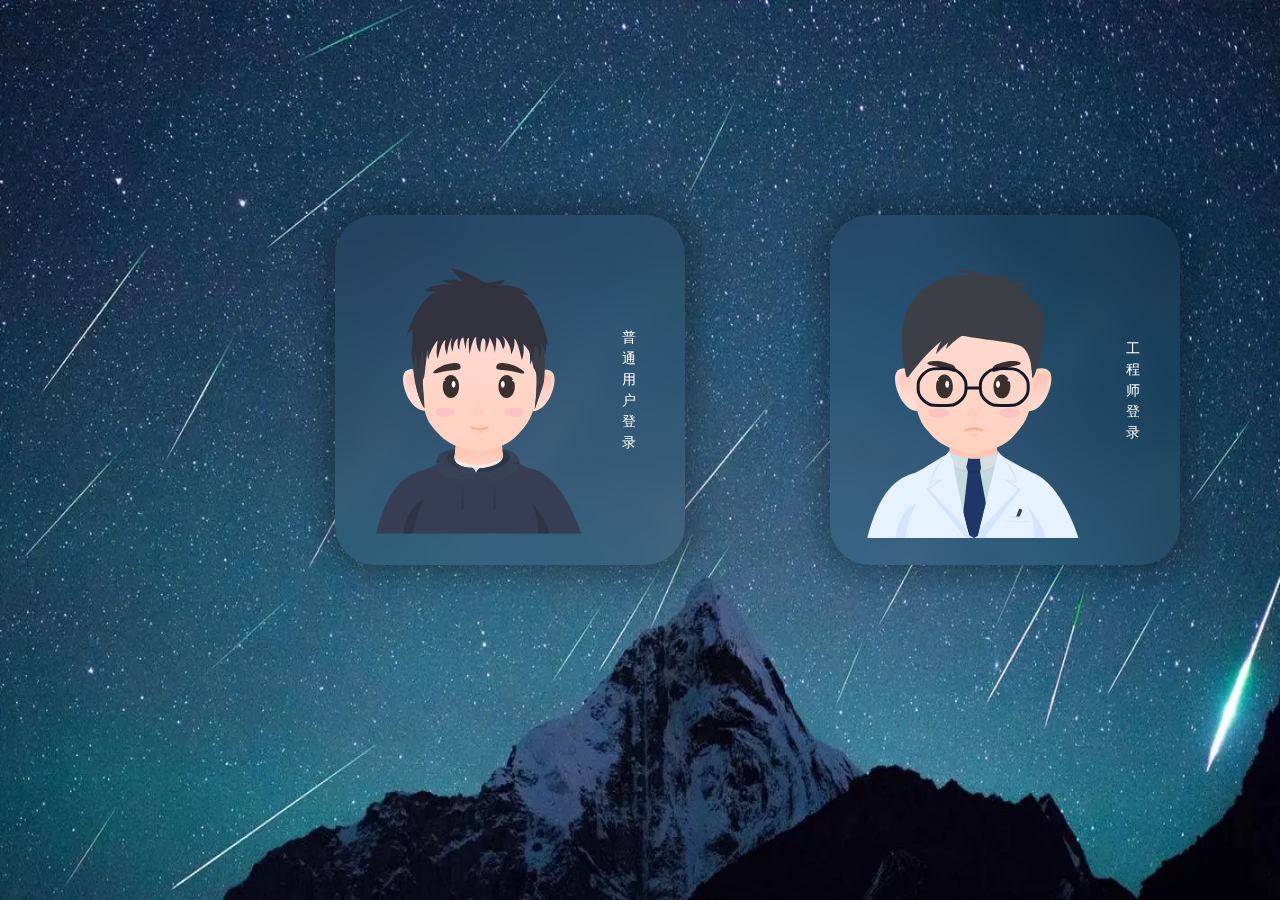
<file: src/main/webapp/index.html>
<!doctype html><html lang=""><head><meta charset="utf-8"><meta http-equiv="X-UA-Compatible" content="IE=edge"><meta name="viewport" content="width=device-width,initial-scale=1"><link rel="icon" href="favicon.ico"><title>vue_opus</title><script defer="defer" src="js/chunk-vendors.ccb16b77.js"></script><script defer="defer" src="js/app.ef3d6293.js"></script><link href="css/chunk-vendors.0ae4107b.css" rel="stylesheet"><link href="css/app.60e8b0f4.css" rel="stylesheet"></head><body><noscript><strong>We're sorry but vue_opus doesn't work properly without JavaScript enabled. Please enable it to continue.</strong></noscript><div id="app"></div></body></html>
</file>
<file: src/main/webapp/css/chunk-vendors.0ae4107b.css>
@font-face{font-family:element-icons;src:url(../fonts/element-icons.ff18efd1.woff) format("woff"),url(../fonts/element-icons.f1a45d74.ttf) format("truetype");font-weight:400;font-display:"auto";font-style:normal}[class*=" el-icon-"],[class^=el-icon-]{font-family:element-icons!important;speak:none;font-style:normal;font-weight:400;font-variant:normal;text-transform:none;line-height:1;vertical-align:baseline;display:inline-block;-webkit-font-smoothing:antialiased;-moz-osx-font-smoothing:grayscale}.el-icon-ice-cream-round:before{content:"\e6a0"}.el-icon-ice-cream-square:before{content:"\e6a3"}.el-icon-lollipop:before{content:"\e6a4"}.el-icon-potato-strips:before{content:"\e6a5"}.el-icon-milk-tea:before{content:"\e6a6"}.el-icon-ice-drink:before{content:"\e6a7"}.el-icon-ice-tea:before{content:"\e6a9"}.el-icon-coffee:before{content:"\e6aa"}.el-icon-orange:before{content:"\e6ab"}.el-icon-pear:before{content:"\e6ac"}.el-icon-apple:before{content:"\e6ad"}.el-icon-cherry:before{content:"\e6ae"}.el-icon-watermelon:before{content:"\e6af"}.el-icon-grape:before{content:"\e6b0"}.el-icon-refrigerator:before{content:"\e6b1"}.el-icon-goblet-square-full:before{content:"\e6b2"}.el-icon-goblet-square:before{content:"\e6b3"}.el-icon-goblet-full:before{content:"\e6b4"}.el-icon-goblet:before{content:"\e6b5"}.el-icon-cold-drink:before{content:"\e6b6"}.el-icon-coffee-cup:before{content:"\e6b8"}.el-icon-water-cup:before{content:"\e6b9"}.el-icon-hot-water:before{content:"\e6ba"}.el-icon-ice-cream:before{content:"\e6bb"}.el-icon-dessert:before{content:"\e6bc"}.el-icon-sugar:before{content:"\e6bd"}.el-icon-tableware:before{content:"\e6be"}.el-icon-burger:before{content:"\e6bf"}.el-icon-knife-fork:before{content:"\e6c1"}.el-icon-fork-spoon:before{content:"\e6c2"}.el-icon-chicken:before{content:"\e6c3"}.el-icon-food:before{content:"\e6c4"}.el-icon-dish-1:before{content:"\e6c5"}.el-icon-dish:before{content:"\e6c6"}.el-icon-moon-night:before{content:"\e6ee"}.el-icon-moon:before{content:"\e6f0"}.el-icon-cloudy-and-sunny:before{content:"\e6f1"}.el-icon-partly-cloudy:before{content:"\e6f2"}.el-icon-cloudy:before{content:"\e6f3"}.el-icon-sunny:before{content:"\e6f6"}.el-icon-sunset:before{content:"\e6f7"}.el-icon-sunrise-1:before{content:"\e6f8"}.el-icon-sunrise:before{content:"\e6f9"}.el-icon-heavy-rain:before{content:"\e6fa"}.el-icon-lightning:before{content:"\e6fb"}.el-icon-light-rain:before{content:"\e6fc"}.el-icon-wind-power:before{content:"\e6fd"}.el-icon-baseball:before{content:"\e712"}.el-icon-soccer:before{content:"\e713"}.el-icon-football:before{content:"\e715"}.el-icon-basketball:before{content:"\e716"}.el-icon-ship:before{content:"\e73f"}.el-icon-truck:before{content:"\e740"}.el-icon-bicycle:before{content:"\e741"}.el-icon-mobile-phone:before{content:"\e6d3"}.el-icon-service:before{content:"\e6d4"}.el-icon-key:before{content:"\e6e2"}.el-icon-unlock:before{content:"\e6e4"}.el-icon-lock:before{content:"\e6e5"}.el-icon-watch:before{content:"\e6fe"}.el-icon-watch-1:before{content:"\e6ff"}.el-icon-timer:before{content:"\e702"}.el-icon-alarm-clock:before{content:"\e703"}.el-icon-map-location:before{content:"\e704"}.el-icon-delete-location:before{content:"\e705"}.el-icon-add-location:before{content:"\e706"}.el-icon-location-information:before{content:"\e707"}.el-icon-location-outline:before{content:"\e708"}.el-icon-location:before{content:"\e79e"}.el-icon-place:before{content:"\e709"}.el-icon-discover:before{content:"\e70a"}.el-icon-first-aid-kit:before{content:"\e70b"}.el-icon-trophy-1:before{content:"\e70c"}.el-icon-trophy:before{content:"\e70d"}.el-icon-medal:before{content:"\e70e"}.el-icon-medal-1:before{content:"\e70f"}.el-icon-stopwatch:before{content:"\e710"}.el-icon-mic:before{content:"\e711"}.el-icon-copy-document:before{content:"\e718"}.el-icon-full-screen:before{content:"\e719"}.el-icon-switch-button:before{content:"\e71b"}.el-icon-aim:before{content:"\e71c"}.el-icon-crop:before{content:"\e71d"}.el-icon-odometer:before{content:"\e71e"}.el-icon-time:before{content:"\e71f"}.el-icon-bangzhu:before{content:"\e724"}.el-icon-close-notification:before{content:"\e726"}.el-icon-microphone:before{content:"\e727"}.el-icon-turn-off-microphone:before{content:"\e728"}.el-icon-position:before{content:"\e729"}.el-icon-postcard:before{content:"\e72a"}.el-icon-message:before{content:"\e72b"}.el-icon-chat-line-square:before{content:"\e72d"}.el-icon-chat-dot-square:before{content:"\e72e"}.el-icon-chat-dot-round:before{content:"\e72f"}.el-icon-chat-square:before{content:"\e730"}.el-icon-chat-line-round:before{content:"\e731"}.el-icon-chat-round:before{content:"\e732"}.el-icon-set-up:before{content:"\e733"}.el-icon-turn-off:before{content:"\e734"}.el-icon-open:before{content:"\e735"}.el-icon-connection:before{content:"\e736"}.el-icon-link:before{content:"\e737"}.el-icon-cpu:before{content:"\e738"}.el-icon-thumb:before{content:"\e739"}.el-icon-female:before{content:"\e73a"}.el-icon-male:before{content:"\e73b"}.el-icon-guide:before{content:"\e73c"}.el-icon-news:before{content:"\e73e"}.el-icon-price-tag:before{content:"\e744"}.el-icon-discount:before{content:"\e745"}.el-icon-wallet:before{content:"\e747"}.el-icon-coin:before{content:"\e748"}.el-icon-money:before{content:"\e749"}.el-icon-bank-card:before{content:"\e74a"}.el-icon-box:before{content:"\e74b"}.el-icon-present:before{content:"\e74c"}.el-icon-sell:before{content:"\e6d5"}.el-icon-sold-out:before{content:"\e6d6"}.el-icon-shopping-bag-2:before{content:"\e74d"}.el-icon-shopping-bag-1:before{content:"\e74e"}.el-icon-shopping-cart-2:before{content:"\e74f"}.el-icon-shopping-cart-1:before{content:"\e750"}.el-icon-shopping-cart-full:before{content:"\e751"}.el-icon-smoking:before{content:"\e752"}.el-icon-no-smoking:before{content:"\e753"}.el-icon-house:before{content:"\e754"}.el-icon-table-lamp:before{content:"\e755"}.el-icon-school:before{content:"\e756"}.el-icon-office-building:before{content:"\e757"}.el-icon-toilet-paper:before{content:"\e758"}.el-icon-notebook-2:before{content:"\e759"}.el-icon-notebook-1:before{content:"\e75a"}.el-icon-files:before{content:"\e75b"}.el-icon-collection:before{content:"\e75c"}.el-icon-receiving:before{content:"\e75d"}.el-icon-suitcase-1:before{content:"\e760"}.el-icon-suitcase:before{content:"\e761"}.el-icon-film:before{content:"\e763"}.el-icon-collection-tag:before{content:"\e765"}.el-icon-data-analysis:before{content:"\e766"}.el-icon-pie-chart:before{content:"\e767"}.el-icon-data-board:before{content:"\e768"}.el-icon-data-line:before{content:"\e76d"}.el-icon-reading:before{content:"\e769"}.el-icon-magic-stick:before{content:"\e76a"}.el-icon-coordinate:before{content:"\e76b"}.el-icon-mouse:before{content:"\e76c"}.el-icon-brush:before{content:"\e76e"}.el-icon-headset:before{content:"\e76f"}.el-icon-umbrella:before{content:"\e770"}.el-icon-scissors:before{content:"\e771"}.el-icon-mobile:before{content:"\e773"}.el-icon-attract:before{content:"\e774"}.el-icon-monitor:before{content:"\e775"}.el-icon-search:before{content:"\e778"}.el-icon-takeaway-box:before{content:"\e77a"}.el-icon-paperclip:before{content:"\e77d"}.el-icon-printer:before{content:"\e77e"}.el-icon-document-add:before{content:"\e782"}.el-icon-document:before{content:"\e785"}.el-icon-document-checked:before{content:"\e786"}.el-icon-document-copy:before{content:"\e787"}.el-icon-document-delete:before{content:"\e788"}.el-icon-document-remove:before{content:"\e789"}.el-icon-tickets:before{content:"\e78b"}.el-icon-folder-checked:before{content:"\e77f"}.el-icon-folder-delete:before{content:"\e780"}.el-icon-folder-remove:before{content:"\e781"}.el-icon-folder-add:before{content:"\e783"}.el-icon-folder-opened:before{content:"\e784"}.el-icon-folder:before{content:"\e78a"}.el-icon-edit-outline:before{content:"\e764"}.el-icon-edit:before{content:"\e78c"}.el-icon-date:before{content:"\e78e"}.el-icon-c-scale-to-original:before{content:"\e7c6"}.el-icon-view:before{content:"\e6ce"}.el-icon-loading:before{content:"\e6cf"}.el-icon-rank:before{content:"\e6d1"}.el-icon-sort-down:before{content:"\e7c4"}.el-icon-sort-up:before{content:"\e7c5"}.el-icon-sort:before{content:"\e6d2"}.el-icon-finished:before{content:"\e6cd"}.el-icon-refresh-left:before{content:"\e6c7"}.el-icon-refresh-right:before{content:"\e6c8"}.el-icon-refresh:before{content:"\e6d0"}.el-icon-video-play:before{content:"\e7c0"}.el-icon-video-pause:before{content:"\e7c1"}.el-icon-d-arrow-right:before{content:"\e6dc"}.el-icon-d-arrow-left:before{content:"\e6dd"}.el-icon-arrow-up:before{content:"\e6e1"}.el-icon-arrow-down:before{content:"\e6df"}.el-icon-arrow-right:before{content:"\e6e0"}.el-icon-arrow-left:before{content:"\e6de"}.el-icon-top-right:before{content:"\e6e7"}.el-icon-top-left:before{content:"\e6e8"}.el-icon-top:before{content:"\e6e6"}.el-icon-bottom:before{content:"\e6eb"}.el-icon-right:before{content:"\e6e9"}.el-icon-back:before{content:"\e6ea"}.el-icon-bottom-right:before{content:"\e6ec"}.el-icon-bottom-left:before{content:"\e6ed"}.el-icon-caret-top:before{content:"\e78f"}.el-icon-caret-bottom:before{content:"\e790"}.el-icon-caret-right:before{content:"\e791"}.el-icon-caret-left:before{content:"\e792"}.el-icon-d-caret:before{content:"\e79a"}.el-icon-share:before{content:"\e793"}.el-icon-menu:before{content:"\e798"}.el-icon-s-grid:before{content:"\e7a6"}.el-icon-s-check:before{content:"\e7a7"}.el-icon-s-data:before{content:"\e7a8"}.el-icon-s-opportunity:before{content:"\e7aa"}.el-icon-s-custom:before{content:"\e7ab"}.el-icon-s-claim:before{content:"\e7ad"}.el-icon-s-finance:before{content:"\e7ae"}.el-icon-s-comment:before{content:"\e7af"}.el-icon-s-flag:before{content:"\e7b0"}.el-icon-s-marketing:before{content:"\e7b1"}.el-icon-s-shop:before{content:"\e7b4"}.el-icon-s-open:before{content:"\e7b5"}.el-icon-s-management:before{content:"\e7b6"}.el-icon-s-ticket:before{content:"\e7b7"}.el-icon-s-release:before{content:"\e7b8"}.el-icon-s-home:before{content:"\e7b9"}.el-icon-s-promotion:before{content:"\e7ba"}.el-icon-s-operation:before{content:"\e7bb"}.el-icon-s-unfold:before{content:"\e7bc"}.el-icon-s-fold:before{content:"\e7a9"}.el-icon-s-platform:before{content:"\e7bd"}.el-icon-s-order:before{content:"\e7be"}.el-icon-s-cooperation:before{content:"\e7bf"}.el-icon-bell:before{content:"\e725"}.el-icon-message-solid:before{content:"\e799"}.el-icon-video-camera:before{content:"\e772"}.el-icon-video-camera-solid:before{content:"\e796"}.el-icon-camera:before{content:"\e779"}.el-icon-camera-solid:before{content:"\e79b"}.el-icon-download:before{content:"\e77c"}.el-icon-upload2:before{content:"\e77b"}.el-icon-upload:before{content:"\e7c3"}.el-icon-picture-outline-round:before{content:"\e75f"}.el-icon-picture-outline:before{content:"\e75e"}.el-icon-picture:before{content:"\e79f"}.el-icon-close:before{content:"\e6db"}.el-icon-check:before{content:"\e6da"}.el-icon-plus:before{content:"\e6d9"}.el-icon-minus:before{content:"\e6d8"}.el-icon-help:before{content:"\e73d"}.el-icon-s-help:before{content:"\e7b3"}.el-icon-circle-close:before{content:"\e78d"}.el-icon-circle-check:before{content:"\e720"}.el-icon-circle-plus-outline:before{content:"\e723"}.el-icon-remove-outline:before{content:"\e722"}.el-icon-zoom-out:before{content:"\e776"}.el-icon-zoom-in:before{content:"\e777"}.el-icon-error:before{content:"\e79d"}.el-icon-success:before{content:"\e79c"}.el-icon-circle-plus:before{content:"\e7a0"}.el-icon-remove:before{content:"\e7a2"}.el-icon-info:before{content:"\e7a1"}.el-icon-question:before{content:"\e7a4"}.el-icon-warning-outline:before{content:"\e6c9"}.el-icon-warning:before{content:"\e7a3"}.el-icon-goods:before{content:"\e7c2"}.el-icon-s-goods:before{content:"\e7b2"}.el-icon-star-off:before{content:"\e717"}.el-icon-star-on:before{content:"\e797"}.el-icon-more-outline:before{content:"\e6cc"}.el-icon-more:before{content:"\e794"}.el-icon-phone-outline:before{content:"\e6cb"}.el-icon-phone:before{content:"\e795"}.el-icon-user:before{content:"\e6e3"}.el-icon-user-solid:before{content:"\e7a5"}.el-icon-setting:before{content:"\e6ca"}.el-icon-s-tools:before{content:"\e7ac"}.el-icon-delete:before{content:"\e6d7"}.el-icon-delete-solid:before{content:"\e7c9"}.el-icon-eleme:before{content:"\e7c7"}.el-icon-platform-eleme:before{content:"\e7ca"}.el-icon-loading{animation:rotating 2s linear infinite}.el-icon--right{margin-left:5px}.el-icon--left{margin-right:5px}@keyframes rotating{0%{transform:rotate(0)}to{transform:rotate(1turn)}}.el-pagination{white-space:nowrap;padding:2px 5px;color:#303133;font-weight:700}.el-pagination:after,.el-pagination:before{display:table;content:""}.el-pagination:after{clear:both}.el-pagination button,.el-pagination span:not([class*=suffix]){display:inline-block;font-size:13px;min-width:35.5px;height:28px;line-height:28px;vertical-align:top;box-sizing:border-box}.el-pagination .el-input__inner{text-align:center;-moz-appearance:textfield;line-height:normal}.el-pagination .el-input__suffix{right:0;transform:scale(.8)}.el-pagination .el-select .el-input{width:100px;margin:0 5px}.el-pagination .el-select .el-input .el-input__inner{padding-right:25px;border-radius:3px}.el-pagination button{border:none;padding:0 6px;background:0 0}.el-pagination button:focus{outline:0}.el-pagination button:hover{color:#409eff}.el-pagination button:disabled{color:#c0c4cc;background-color:#fff;cursor:not-allowed}.el-pagination .btn-next,.el-pagination .btn-prev{background:50% no-repeat #fff;background-size:16px;cursor:pointer;margin:0;color:#303133}.el-pagination .btn-next .el-icon,.el-pagination .btn-prev .el-icon{display:block;font-size:12px;font-weight:700}.el-pagination .btn-prev{padding-right:12px}.el-pagination .btn-next{padding-left:12px}.el-pagination .el-pager li.disabled{color:#c0c4cc;cursor:not-allowed}.el-pager li,.el-pager li.btn-quicknext:hover,.el-pager li.btn-quickprev:hover{cursor:pointer}.el-pagination--small .btn-next,.el-pagination--small .btn-prev,.el-pagination--small .el-pager li,.el-pagination--small .el-pager li.btn-quicknext,.el-pagination--small .el-pager li.btn-quickprev,.el-pagination--small .el-pager li:last-child{border-color:transparent;font-size:12px;line-height:22px;height:22px;min-width:22px}.el-pagination--small .arrow.disabled{visibility:hidden}.el-pagination--small .more:before,.el-pagination--small li.more:before{line-height:24px}.el-pagination--small button,.el-pagination--small span:not([class*=suffix]){height:22px;line-height:22px}.el-pagination--small .el-pagination__editor,.el-pagination--small .el-pagination__editor.el-input .el-input__inner{height:22px}.el-pagination__sizes{margin:0 10px 0 0;font-weight:400;color:#606266}.el-pagination__sizes .el-input .el-input__inner{font-size:13px;padding-left:8px}.el-pagination__sizes .el-input .el-input__inner:hover{border-color:#409eff}.el-pagination__total{margin-right:10px;font-weight:400;color:#606266}.el-pagination__jump{margin-left:24px;font-weight:400;color:#606266}.el-pagination__jump .el-input__inner{padding:0 3px}.el-pagination__rightwrapper{float:right}.el-pagination__editor{line-height:18px;padding:0 2px;height:28px;text-align:center;margin:0 2px;box-sizing:border-box;border-radius:3px}.el-pager,.el-pagination.is-background .btn-next,.el-pagination.is-background .btn-prev{padding:0}.el-dialog,.el-pager li{-webkit-box-sizing:border-box}.el-pagination__editor.el-input{width:50px}.el-pagination__editor.el-input .el-input__inner{height:28px}.el-pagination__editor .el-input__inner::-webkit-inner-spin-button,.el-pagination__editor .el-input__inner::-webkit-outer-spin-button{-webkit-appearance:none;margin:0}.el-pagination.is-background .btn-next,.el-pagination.is-background .btn-prev,.el-pagination.is-background .el-pager li{margin:0 5px;background-color:#f4f4f5;color:#606266;min-width:30px;border-radius:2px}.el-pagination.is-background .btn-next.disabled,.el-pagination.is-background .btn-next:disabled,.el-pagination.is-background .btn-prev.disabled,.el-pagination.is-background .btn-prev:disabled,.el-pagination.is-background .el-pager li.disabled{color:#c0c4cc}.el-pagination.is-background .el-pager li:not(.disabled):hover{color:#409eff}.el-pagination.is-background .el-pager li:not(.disabled).active{background-color:#409eff;color:#fff}.el-pagination.is-background.el-pagination--small .btn-next,.el-pagination.is-background.el-pagination--small .btn-prev,.el-pagination.is-background.el-pagination--small .el-pager li{margin:0 3px;min-width:22px}.el-pager,.el-pager li{vertical-align:top;margin:0;display:inline-block}.el-pager{-webkit-user-select:none;-moz-user-select:none;user-select:none;list-style:none;font-size:0}.el-pager .more:before{line-height:30px}.el-pager li{padding:0 4px;background:#fff;font-size:13px;min-width:35.5px;height:28px;line-height:28px;box-sizing:border-box;text-align:center}.el-pager li.btn-quicknext,.el-pager li.btn-quickprev{line-height:28px;color:#303133}.el-pager li.btn-quicknext.disabled,.el-pager li.btn-quickprev.disabled{color:#c0c4cc}.el-pager li.active+li{border-left:0}.el-pager li:hover{color:#409eff}.el-pager li.active{color:#409eff;cursor:default}.el-dialog{position:relative;margin:0 auto 50px;background:#fff;border-radius:2px;box-shadow:0 1px 3px rgba(0,0,0,.3);box-sizing:border-box;width:50%}.el-dialog.is-fullscreen{width:100%;margin-top:0;margin-bottom:0;height:100%;overflow:auto}.el-dialog__wrapper{position:fixed;top:0;right:0;bottom:0;left:0;overflow:auto;margin:0}.el-dialog__header{padding:20px 20px 10px}.el-dialog__headerbtn{position:absolute;top:20px;right:20px;padding:0;background:0 0;border:none;outline:0;cursor:pointer;font-size:16px}.el-dialog__headerbtn .el-dialog__close{color:#909399}.el-dialog__headerbtn:focus .el-dialog__close,.el-dialog__headerbtn:hover .el-dialog__close{color:#409eff}.el-dialog__title{line-height:24px;font-size:18px;color:#303133}.el-dialog__body{padding:30px 20px;color:#606266;font-size:14px;word-break:break-all}.el-dialog__footer{padding:10px 20px 20px;text-align:right;box-sizing:border-box}.el-dialog--center{text-align:center}.el-dialog--center .el-dialog__body{text-align:initial;padding:25px 25px 30px}.el-dialog--center .el-dialog__footer{text-align:inherit}.dialog-fade-enter-active{animation:dialog-fade-in .3s}.dialog-fade-leave-active{animation:dialog-fade-out .3s}@keyframes dialog-fade-in{0%{transform:translate3d(0,-20px,0);opacity:0}to{transform:translateZ(0);opacity:1}}@keyframes dialog-fade-out{0%{transform:translateZ(0);opacity:1}to{transform:translate3d(0,-20px,0);opacity:0}}.el-autocomplete{position:relative;display:inline-block}.el-autocomplete-suggestion{margin:5px 0;box-shadow:0 2px 12px 0 rgba(0,0,0,.1);border-radius:4px;border:1px solid #e4e7ed;box-sizing:border-box;background-color:#fff}.el-autocomplete-suggestion__wrap{max-height:280px;padding:10px 0;box-sizing:border-box}.el-autocomplete-suggestion__list{margin:0;padding:0}.el-autocomplete-suggestion li{padding:0 20px;margin:0;line-height:34px;cursor:pointer;color:#606266;font-size:14px;list-style:none;white-space:nowrap;overflow:hidden;text-overflow:ellipsis}.el-autocomplete-suggestion li.highlighted,.el-autocomplete-suggestion li:hover{background-color:#f5f7fa}.el-autocomplete-suggestion li.divider{margin-top:6px;border-top:1px solid #000}.el-autocomplete-suggestion li.divider:last-child{margin-bottom:-6px}.el-autocomplete-suggestion.is-loading li{text-align:center;height:100px;line-height:100px;font-size:20px;color:#999}.el-autocomplete-suggestion.is-loading li:after{display:inline-block;content:"";height:100%;vertical-align:middle}.el-autocomplete-suggestion.is-loading li:hover{background-color:#fff}.el-autocomplete-suggestion.is-loading .el-icon-loading{vertical-align:middle}.el-dropdown{display:inline-block;position:relative;color:#606266;font-size:14px}.el-dropdown .el-button-group{display:block}.el-dropdown .el-button-group .el-button{float:none}.el-dropdown .el-dropdown__caret-button{padding-left:5px;padding-right:5px;position:relative;border-left:none}.el-dropdown .el-dropdown__caret-button:before{content:"";position:absolute;display:block;width:1px;top:5px;bottom:5px;left:0;background:hsla(0,0%,100%,.5)}.el-dropdown .el-dropdown__caret-button.el-button--default:before{background:rgba(220,223,230,.5)}.el-dropdown .el-dropdown__caret-button:hover:not(.is-disabled):before{top:0;bottom:0}.el-dropdown .el-dropdown__caret-button .el-dropdown__icon{padding-left:0}.el-dropdown__icon{font-size:12px;margin:0 3px}.el-dropdown .el-dropdown-selfdefine:focus:active,.el-dropdown .el-dropdown-selfdefine:focus:not(.focusing){outline-width:0}.el-dropdown [disabled]{cursor:not-allowed;color:#bbb}.el-dropdown-menu{position:absolute;top:0;left:0;z-index:10;padding:10px 0;margin:5px 0;background-color:#fff;border:1px solid #ebeef5;border-radius:4px;box-shadow:0 2px 12px 0 rgba(0,0,0,.1)}.el-dropdown-menu__item,.el-menu-item{font-size:14px;padding:0 20px;cursor:pointer}.el-dropdown-menu__item{list-style:none;line-height:36px;margin:0;color:#606266;outline:0}.el-dropdown-menu__item:focus,.el-dropdown-menu__item:not(.is-disabled):hover{background-color:#ecf5ff;color:#66b1ff}.el-dropdown-menu__item i{margin-right:5px}.el-dropdown-menu__item--divided{position:relative;margin-top:6px;border-top:1px solid #ebeef5}.el-dropdown-menu__item--divided:before{content:"";height:6px;display:block;margin:0 -20px;background-color:#fff}.el-dropdown-menu__item.is-disabled{cursor:default;color:#bbb;pointer-events:none}.el-dropdown-menu--medium{padding:6px 0}.el-dropdown-menu--medium .el-dropdown-menu__item{line-height:30px;padding:0 17px;font-size:14px}.el-dropdown-menu--medium .el-dropdown-menu__item.el-dropdown-menu__item--divided{margin-top:6px}.el-dropdown-menu--medium .el-dropdown-menu__item.el-dropdown-menu__item--divided:before{height:6px;margin:0 -17px}.el-dropdown-menu--small{padding:6px 0}.el-dropdown-menu--small .el-dropdown-menu__item{line-height:27px;padding:0 15px;font-size:13px}.el-dropdown-menu--small .el-dropdown-menu__item.el-dropdown-menu__item--divided{margin-top:4px}.el-dropdown-menu--small .el-dropdown-menu__item.el-dropdown-menu__item--divided:before{height:4px;margin:0 -15px}.el-dropdown-menu--mini{padding:3px 0}.el-dropdown-menu--mini .el-dropdown-menu__item{line-height:24px;padding:0 10px;font-size:12px}.el-dropdown-menu--mini .el-dropdown-menu__item.el-dropdown-menu__item--divided{margin-top:3px}.el-dropdown-menu--mini .el-dropdown-menu__item.el-dropdown-menu__item--divided:before{height:3px;margin:0 -10px}.el-menu{border-right:1px solid #e6e6e6;list-style:none;position:relative;margin:0;padding-left:0}.el-menu,.el-menu--horizontal>.el-menu-item:not(.is-disabled):focus,.el-menu--horizontal>.el-menu-item:not(.is-disabled):hover,.el-menu--horizontal>.el-submenu .el-submenu__title:hover{background-color:#fff}.el-menu:after,.el-menu:before{display:table;content:""}.el-breadcrumb__item:last-child .el-breadcrumb__separator,.el-menu--collapse>.el-menu-item .el-submenu__icon-arrow,.el-menu--collapse>.el-submenu>.el-submenu__title .el-submenu__icon-arrow{display:none}.el-menu:after{clear:both}.el-menu.el-menu--horizontal{border-bottom:1px solid #e6e6e6}.el-menu--horizontal{border-right:none}.el-menu--horizontal>.el-menu-item{float:left;height:60px;line-height:60px;margin:0;border-bottom:2px solid transparent;color:#909399}.el-menu--horizontal>.el-menu-item a,.el-menu--horizontal>.el-menu-item a:hover{color:inherit}.el-menu--horizontal>.el-submenu{float:left}.el-menu--horizontal>.el-submenu:focus,.el-menu--horizontal>.el-submenu:hover{outline:0}.el-menu--horizontal>.el-submenu:focus .el-submenu__title,.el-menu--horizontal>.el-submenu:hover .el-submenu__title{color:#303133}.el-menu--horizontal>.el-submenu.is-active .el-submenu__title{border-bottom:2px solid #409eff;color:#303133}.el-menu--horizontal>.el-submenu .el-submenu__title{height:60px;line-height:60px;border-bottom:2px solid transparent;color:#909399}.el-menu--horizontal>.el-submenu .el-submenu__icon-arrow{position:static;vertical-align:middle;margin-left:8px;margin-top:-3px}.el-menu--collapse .el-submenu,.el-menu-item{position:relative}.el-menu--horizontal .el-menu .el-menu-item,.el-menu--horizontal .el-menu .el-submenu__title{background-color:#fff;float:none;height:36px;line-height:36px;padding:0 10px;color:#909399}.el-menu--horizontal .el-menu .el-menu-item.is-active,.el-menu--horizontal .el-menu .el-submenu.is-active>.el-submenu__title{color:#303133}.el-menu--horizontal .el-menu-item:not(.is-disabled):focus,.el-menu--horizontal .el-menu-item:not(.is-disabled):hover{outline:0;color:#303133}.el-menu--horizontal>.el-menu-item.is-active{border-bottom:2px solid #409eff;color:#303133}.el-menu--collapse{width:64px}.el-menu--collapse>.el-menu-item [class^=el-icon-],.el-menu--collapse>.el-submenu>.el-submenu__title [class^=el-icon-]{margin:0;vertical-align:middle;width:24px;text-align:center}.el-menu--collapse>.el-menu-item span,.el-menu--collapse>.el-submenu>.el-submenu__title span{height:0;width:0;overflow:hidden;visibility:hidden;display:inline-block}.el-menu-item,.el-submenu__title{height:56px;line-height:56px;list-style:none}.el-menu--collapse>.el-menu-item.is-active i{color:inherit}.el-menu--collapse .el-menu .el-submenu{min-width:200px}.el-menu--collapse .el-submenu .el-menu{position:absolute;margin-left:5px;top:0;left:100%;z-index:10;border:1px solid #e4e7ed;border-radius:2px;box-shadow:0 2px 12px 0 rgba(0,0,0,.1)}.el-menu--collapse .el-submenu.is-opened>.el-submenu__title .el-submenu__icon-arrow{transform:none}.el-menu--popup{z-index:100;min-width:200px;border:none;padding:5px 0;border-radius:2px;box-shadow:0 2px 12px 0 rgba(0,0,0,.1)}.el-menu--popup-bottom-start{margin-top:5px}.el-menu--popup-right-start{margin-left:5px;margin-right:5px}.el-menu-item{color:#303133;transition:border-color .3s,background-color .3s,color .3s;box-sizing:border-box;white-space:nowrap}.el-radio-button__inner,.el-submenu__title{-webkit-box-sizing:border-box;position:relative;white-space:nowrap}.el-menu-item *{vertical-align:middle}.el-menu-item i{color:#909399}.el-menu-item:focus,.el-menu-item:hover{outline:0;background-color:#ecf5ff}.el-menu-item.is-disabled{opacity:.25;cursor:not-allowed;background:0 0!important}.el-menu-item [class^=el-icon-]{margin-right:5px;width:24px;text-align:center;font-size:18px;vertical-align:middle}.el-menu-item.is-active{color:#409eff}.el-menu-item.is-active i{color:inherit}.el-submenu{list-style:none;margin:0;padding-left:0}.el-submenu__title{font-size:14px;color:#303133;padding:0 20px;cursor:pointer;transition:border-color .3s,background-color .3s,color .3s;box-sizing:border-box}.el-submenu__title *{vertical-align:middle}.el-submenu__title i{color:#909399}.el-submenu__title:focus,.el-submenu__title:hover{outline:0;background-color:#ecf5ff}.el-submenu__title.is-disabled{opacity:.25;cursor:not-allowed;background:0 0!important}.el-submenu__title:hover{background-color:#ecf5ff}.el-submenu .el-menu{border:none}.el-submenu .el-menu-item{height:50px;line-height:50px;padding:0 45px;min-width:200px}.el-submenu__icon-arrow{position:absolute;top:50%;right:20px;margin-top:-7px;transition:transform .3s;font-size:12px}.el-submenu.is-active .el-submenu__title{border-bottom-color:#409eff}.el-submenu.is-opened>.el-submenu__title .el-submenu__icon-arrow{transform:rotate(180deg)}.el-submenu.is-disabled .el-menu-item,.el-submenu.is-disabled .el-submenu__title{opacity:.25;cursor:not-allowed;background:0 0!important}.el-submenu [class^=el-icon-]{vertical-align:middle;margin-right:5px;width:24px;text-align:center;font-size:18px}.el-menu-item-group>ul{padding:0}.el-menu-item-group__title{padding:7px 0 7px 20px;line-height:normal;font-size:12px;color:#909399}.el-radio-button__inner,.el-radio-group{display:inline-block;line-height:1;vertical-align:middle}.horizontal-collapse-transition .el-submenu__title .el-submenu__icon-arrow{transition:.2s;opacity:0}.el-radio-group{font-size:0}.el-radio-button{position:relative;display:inline-block;outline:0}.el-radio-button__inner{background:#fff;border:1px solid #dcdfe6;font-weight:500;border-left:0;color:#606266;-webkit-appearance:none;text-align:center;box-sizing:border-box;outline:0;margin:0;cursor:pointer;transition:all .3s cubic-bezier(.645,.045,.355,1);padding:12px 20px;font-size:14px;border-radius:0}.el-radio-button__inner.is-round{padding:12px 20px}.el-radio-button__inner:hover{color:#409eff}.el-radio-button__inner [class*=el-icon-]{line-height:.9}.el-radio-button__inner [class*=el-icon-]+span{margin-left:5px}.el-radio-button:first-child .el-radio-button__inner{border-left:1px solid #dcdfe6;border-radius:4px 0 0 4px;box-shadow:none!important}.el-radio-button__orig-radio{opacity:0;outline:0;position:absolute;z-index:-1}.el-radio-button__orig-radio:checked+.el-radio-button__inner{color:#fff;background-color:#409eff;border-color:#409eff;box-shadow:-1px 0 0 0 #409eff}.el-radio-button__orig-radio:disabled+.el-radio-button__inner{color:#c0c4cc;cursor:not-allowed;background-image:none;background-color:#fff;border-color:#ebeef5;box-shadow:none}.el-radio-button__orig-radio:disabled:checked+.el-radio-button__inner{background-color:#f2f6fc}.el-radio-button:last-child .el-radio-button__inner{border-radius:0 4px 4px 0}.el-radio-button:first-child:last-child .el-radio-button__inner{border-radius:4px}.el-radio-button--medium .el-radio-button__inner{padding:10px 20px;font-size:14px;border-radius:0}.el-radio-button--medium .el-radio-button__inner.is-round{padding:10px 20px}.el-radio-button--small .el-radio-button__inner{padding:9px 15px;font-size:12px;border-radius:0}.el-radio-button--small .el-radio-button__inner.is-round{padding:9px 15px}.el-radio-button--mini .el-radio-button__inner{padding:7px 15px;font-size:12px;border-radius:0}.el-radio-button--mini .el-radio-button__inner.is-round{padding:7px 15px}.el-radio-button:focus:not(.is-focus):not(:active):not(.is-disabled){box-shadow:0 0 2px 2px #409eff}.el-picker-panel,.el-popover,.el-select-dropdown,.el-table-filter,.el-time-panel{-webkit-box-shadow:0 2px 12px 0 rgba(0,0,0,.1)}.el-switch{display:inline-flex;align-items:center;position:relative;font-size:14px;line-height:20px;height:20px;vertical-align:middle}.el-switch__core,.el-switch__label{display:inline-block;cursor:pointer}.el-switch.is-disabled .el-switch__core,.el-switch.is-disabled .el-switch__label{cursor:not-allowed}.el-switch__label{transition:.2s;height:20px;font-size:14px;font-weight:500;vertical-align:middle;color:#303133}.el-switch__label.is-active{color:#409eff}.el-switch__label--left{margin-right:10px}.el-switch__label--right{margin-left:10px}.el-switch__label *{line-height:1;font-size:14px;display:inline-block}.el-switch__input{position:absolute;width:0;height:0;opacity:0;margin:0}.el-switch__core{margin:0;position:relative;width:40px;height:20px;border:1px solid #dcdfe6;outline:0;border-radius:10px;box-sizing:border-box;background:#dcdfe6;transition:border-color .3s,background-color .3s;vertical-align:middle}.el-input__prefix,.el-input__suffix{-webkit-transition:all .3s;color:#c0c4cc}.el-switch__core:after{content:"";position:absolute;top:1px;left:1px;border-radius:100%;transition:all .3s;width:16px;height:16px;background-color:#fff}.el-switch.is-checked .el-switch__core{border-color:#409eff;background-color:#409eff}.el-switch.is-checked .el-switch__core:after{left:100%;margin-left:-17px}.el-switch.is-disabled{opacity:.6}.el-switch--wide .el-switch__label.el-switch__label--left span{left:10px}.el-switch--wide .el-switch__label.el-switch__label--right span{right:10px}.el-switch .label-fade-enter,.el-switch .label-fade-leave-active{opacity:0}.el-select-dropdown{position:absolute;z-index:1001;border:1px solid #e4e7ed;border-radius:4px;background-color:#fff;box-shadow:0 2px 12px 0 rgba(0,0,0,.1);box-sizing:border-box;margin:5px 0}.el-select-dropdown.is-multiple .el-select-dropdown__item{padding-right:40px}.el-select-dropdown.is-multiple .el-select-dropdown__item.selected{color:#409eff;background-color:#fff}.el-select-dropdown.is-multiple .el-select-dropdown__item.selected.hover{background-color:#f5f7fa}.el-select-dropdown.is-multiple .el-select-dropdown__item.selected:after{position:absolute;right:20px;font-family:element-icons;content:"\e6da";font-size:12px;font-weight:700;-webkit-font-smoothing:antialiased;-moz-osx-font-smoothing:grayscale}.el-select-dropdown .el-scrollbar.is-empty .el-select-dropdown__list{padding:0}.el-select-dropdown__empty{padding:10px 0;margin:0;text-align:center;color:#999;font-size:14px}.el-select-dropdown__wrap{max-height:274px}.el-select-dropdown__list{list-style:none;padding:6px 0;margin:0;box-sizing:border-box}.el-select-dropdown__item{font-size:14px;padding:0 20px;position:relative;white-space:nowrap;overflow:hidden;text-overflow:ellipsis;color:#606266;height:34px;line-height:34px;box-sizing:border-box;cursor:pointer}.el-select-dropdown__item.is-disabled{color:#c0c4cc;cursor:not-allowed}.el-select-dropdown__item.is-disabled:hover{background-color:#fff}.el-select-dropdown__item.hover,.el-select-dropdown__item:hover{background-color:#f5f7fa}.el-select-dropdown__item.selected{color:#409eff;font-weight:700}.el-select-group{margin:0;padding:0}.el-select-group__wrap{position:relative;list-style:none;margin:0;padding:0}.el-select-group__wrap:not(:last-of-type){padding-bottom:24px}.el-select-group__wrap:not(:last-of-type):after{content:"";position:absolute;display:block;left:20px;right:20px;bottom:12px;height:1px;background:#e4e7ed}.el-select-group__title{padding-left:20px;font-size:12px;color:#909399;line-height:30px}.el-select-group .el-select-dropdown__item{padding-left:20px}.el-select{display:inline-block;position:relative}.el-select .el-select__tags>span{display:contents}.el-select:hover .el-input__inner{border-color:#c0c4cc}.el-select .el-input__inner{cursor:pointer;padding-right:35px}.el-select .el-input__inner:focus{border-color:#409eff}.el-select .el-input .el-select__caret{color:#c0c4cc;font-size:14px;transition:transform .3s;transform:rotate(180deg);cursor:pointer}.el-select .el-input .el-select__caret.is-reverse{transform:rotate(0)}.el-select .el-input .el-select__caret.is-show-close{font-size:14px;text-align:center;transform:rotate(180deg);border-radius:100%;color:#c0c4cc;transition:color .2s cubic-bezier(.645,.045,.355,1)}.el-select .el-input .el-select__caret.is-show-close:hover{color:#909399}.el-select .el-input.is-disabled .el-input__inner{cursor:not-allowed}.el-select .el-input.is-disabled .el-input__inner:hover{border-color:#e4e7ed}.el-range-editor.is-active,.el-range-editor.is-active:hover,.el-select .el-input.is-focus .el-input__inner{border-color:#409eff}.el-select>.el-input{display:block}.el-select__input{border:none;outline:0;padding:0;margin-left:15px;color:#666;font-size:14px;-webkit-appearance:none;-moz-appearance:none;appearance:none;height:28px;background-color:transparent}.el-select__input.is-mini{height:14px}.el-select__close{cursor:pointer;position:absolute;top:8px;z-index:1000;right:25px;color:#c0c4cc;line-height:18px;font-size:14px}.el-select__close:hover{color:#909399}.el-select__tags{position:absolute;line-height:normal;white-space:normal;z-index:1;top:50%;transform:translateY(-50%);display:flex;align-items:center;flex-wrap:wrap}.el-select__tags-text{overflow:hidden;text-overflow:ellipsis}.el-select .el-tag{box-sizing:border-box;border-color:transparent;margin:2px 0 2px 6px;background-color:#f0f2f5;display:flex;max-width:100%;align-items:center}.el-select .el-tag__close.el-icon-close{background-color:#c0c4cc;top:0;color:#fff;flex-shrink:0}.el-select .el-tag__close.el-icon-close:hover{background-color:#909399}.el-table,.el-table__expanded-cell{background-color:#fff}.el-select .el-tag__close.el-icon-close:before{display:block;transform:translateY(.5px)}.el-table{position:relative;overflow:hidden;box-sizing:border-box;flex:1;width:100%;max-width:100%;font-size:14px;color:#606266}.el-table__empty-block{min-height:60px;text-align:center;width:100%;display:flex;justify-content:center;align-items:center}.el-table__empty-text{line-height:60px;width:50%;color:#909399}.el-table__expand-column .cell{padding:0;text-align:center}.el-table__expand-icon{position:relative;cursor:pointer;color:#666;font-size:12px;transition:transform .2s ease-in-out;height:20px}.el-table__expand-icon--expanded{transform:rotate(90deg)}.el-table__expand-icon>.el-icon{position:absolute;left:50%;top:50%;margin-left:-5px;margin-top:-5px}.el-table__expanded-cell[class*=cell]{padding:20px 50px}.el-table__expanded-cell:hover{background-color:transparent!important}.el-table__placeholder{display:inline-block;width:20px}.el-table__append-wrapper{overflow:hidden}.el-table--fit{border-right:0;border-bottom:0}.el-table--fit .el-table__cell.gutter{border-right-width:1px}.el-table--scrollable-x .el-table__body-wrapper{overflow-x:auto}.el-table--scrollable-y .el-table__body-wrapper{overflow-y:auto}.el-table thead{color:#909399;font-weight:500}.el-table thead.is-group th.el-table__cell{background:#f5f7fa}.el-table .el-table__cell{padding:12px 0;min-width:0;box-sizing:border-box;text-overflow:ellipsis;vertical-align:middle;position:relative;text-align:left}.el-table .el-table__cell.is-center{text-align:center}.el-table .el-table__cell.is-right{text-align:right}.el-table .el-table__cell.gutter{width:15px;border-right-width:0;border-bottom-width:0;padding:0}.el-table .el-table__cell.is-hidden>*{visibility:hidden}.el-table--medium .el-table__cell{padding:10px 0}.el-table--small{font-size:12px}.el-table--small .el-table__cell{padding:8px 0}.el-table--mini{font-size:12px}.el-table--mini .el-table__cell{padding:6px 0}.el-table tr{background-color:#fff}.el-table tr input[type=checkbox]{margin:0}.el-table td.el-table__cell,.el-table th.el-table__cell.is-leaf{border-bottom:1px solid #ebeef5}.el-table th.el-table__cell.is-sortable{cursor:pointer}.el-table th.el-table__cell{overflow:hidden;-webkit-user-select:none;-moz-user-select:none;user-select:none;background-color:#fff}.el-table th.el-table__cell>.cell{display:inline-block;box-sizing:border-box;position:relative;vertical-align:middle;padding-left:10px;padding-right:10px;width:100%}.el-table th.el-table__cell>.cell.highlight{color:#409eff}.el-table th.el-table__cell.required>div:before{display:inline-block;content:"";width:8px;height:8px;border-radius:50%;background:#ff4d51;margin-right:5px;vertical-align:middle}.el-table td.el-table__cell div{box-sizing:border-box}.el-date-table td,.el-table .cell,.el-table-filter{-webkit-box-sizing:border-box}.el-table td.el-table__cell.gutter{width:0}.el-table .cell{box-sizing:border-box;overflow:hidden;text-overflow:ellipsis;white-space:normal;word-break:break-all;line-height:23px;padding-left:10px;padding-right:10px}.el-table .cell.el-tooltip{white-space:nowrap;min-width:50px}.el-table--border,.el-table--group{border:1px solid #ebeef5}.el-table--border:after,.el-table--group:after,.el-table:before{content:"";position:absolute;background-color:#ebeef5;z-index:1}.el-table--border:after,.el-table--group:after{top:0;right:0;width:1px;height:100%}.el-table:before{left:0;bottom:0;width:100%;height:1px}.el-table--border{border-right:none;border-bottom:none}.el-table--border.el-loading-parent--relative{border-color:transparent}.el-table--border .el-table__cell,.el-table__body-wrapper .el-table--border.is-scrolling-left~.el-table__fixed{border-right:1px solid #ebeef5}.el-table--border .el-table__cell:first-child .cell{padding-left:10px}.el-table--border th.el-table__cell.gutter:last-of-type{border-bottom:1px solid #ebeef5;border-bottom-width:1px}.el-table--border th.el-table__cell,.el-table__fixed-right-patch{border-bottom:1px solid #ebeef5}.el-table--hidden{visibility:hidden}.el-table__fixed,.el-table__fixed-right{position:absolute;top:0;left:0;overflow-x:hidden;overflow-y:hidden;box-shadow:0 0 10px rgba(0,0,0,.12)}.el-table__fixed-right:before,.el-table__fixed:before{content:"";position:absolute;left:0;bottom:0;width:100%;height:1px;background-color:#ebeef5;z-index:4}.el-table__fixed-right-patch{position:absolute;top:-1px;right:0;background-color:#fff}.el-table__fixed-right{top:0;left:auto;right:0}.el-table__fixed-right .el-table__fixed-body-wrapper,.el-table__fixed-right .el-table__fixed-footer-wrapper,.el-table__fixed-right .el-table__fixed-header-wrapper{left:auto;right:0}.el-table__fixed-header-wrapper{position:absolute;left:0;top:0;z-index:3}.el-table__fixed-footer-wrapper{position:absolute;left:0;bottom:0;z-index:3}.el-table__fixed-footer-wrapper tbody td.el-table__cell{border-top:1px solid #ebeef5;background-color:#f5f7fa;color:#606266}.el-table__fixed-body-wrapper{position:absolute;left:0;top:37px;overflow:hidden;z-index:3}.el-table__body-wrapper,.el-table__footer-wrapper,.el-table__header-wrapper{width:100%}.el-table__footer-wrapper{margin-top:-1px}.el-table__footer-wrapper td.el-table__cell{border-top:1px solid #ebeef5}.el-table__body,.el-table__footer,.el-table__header{table-layout:fixed;border-collapse:separate}.el-table__footer-wrapper,.el-table__header-wrapper{overflow:hidden}.el-table__footer-wrapper tbody td.el-table__cell,.el-table__header-wrapper tbody td.el-table__cell{background-color:#f5f7fa;color:#606266}.el-table__body-wrapper{overflow:hidden;position:relative}.el-table__body-wrapper.is-scrolling-left~.el-table__fixed,.el-table__body-wrapper.is-scrolling-none~.el-table__fixed,.el-table__body-wrapper.is-scrolling-none~.el-table__fixed-right,.el-table__body-wrapper.is-scrolling-right~.el-table__fixed-right{box-shadow:none}.el-table__body-wrapper .el-table--border.is-scrolling-right~.el-table__fixed-right{border-left:1px solid #ebeef5}.el-table .caret-wrapper{display:inline-flex;flex-direction:column;align-items:center;height:34px;width:24px;vertical-align:middle;cursor:pointer;overflow:initial;position:relative}.el-table .sort-caret{width:0;height:0;border:5px solid transparent;position:absolute;left:7px}.el-table .sort-caret.ascending{border-bottom-color:#c0c4cc;top:5px}.el-table .sort-caret.descending{border-top-color:#c0c4cc;bottom:7px}.el-table .ascending .sort-caret.ascending{border-bottom-color:#409eff}.el-table .descending .sort-caret.descending{border-top-color:#409eff}.el-table .hidden-columns{visibility:hidden;position:absolute;z-index:-1}.el-table--striped .el-table__body tr.el-table__row--striped td.el-table__cell{background:#fafafa}.el-table--striped .el-table__body tr.el-table__row--striped.current-row td.el-table__cell{background-color:#ecf5ff}.el-table__body tr.hover-row.current-row>td.el-table__cell,.el-table__body tr.hover-row.el-table__row--striped.current-row>td.el-table__cell,.el-table__body tr.hover-row.el-table__row--striped>td.el-table__cell,.el-table__body tr.hover-row>td.el-table__cell{background-color:#f5f7fa}.el-table__body tr.current-row>td.el-table__cell{background-color:#ecf5ff}.el-table__column-resize-proxy{position:absolute;left:200px;top:0;bottom:0;width:0;border-left:1px solid #ebeef5;z-index:10}.el-table__column-filter-trigger{display:inline-block;line-height:34px;cursor:pointer}.el-table__column-filter-trigger i{color:#909399;font-size:12px;transform:scale(.75)}.el-table--enable-row-transition .el-table__body td.el-table__cell{transition:background-color .25s ease}.el-table--enable-row-hover .el-table__body tr:hover>td.el-table__cell{background-color:#f5f7fa}.el-table--fluid-height .el-table__fixed,.el-table--fluid-height .el-table__fixed-right{bottom:0;overflow:hidden}.el-table [class*=el-table__row--level] .el-table__expand-icon{display:inline-block;width:20px;line-height:20px;height:20px;text-align:center;margin-right:3px}.el-table-column--selection .cell{padding-left:14px;padding-right:14px}.el-table-filter{border:1px solid #ebeef5;border-radius:2px;background-color:#fff;box-shadow:0 2px 12px 0 rgba(0,0,0,.1);box-sizing:border-box;margin:2px 0}.el-table-filter__list{padding:5px 0;margin:0;list-style:none;min-width:100px}.el-table-filter__list-item{line-height:36px;padding:0 10px;cursor:pointer;font-size:14px}.el-table-filter__list-item:hover{background-color:#ecf5ff;color:#66b1ff}.el-table-filter__list-item.is-active{background-color:#409eff;color:#fff}.el-table-filter__content{min-width:100px}.el-table-filter__bottom{border-top:1px solid #ebeef5;padding:8px}.el-table-filter__bottom button{background:0 0;border:none;color:#606266;cursor:pointer;font-size:13px;padding:0 3px}.el-date-table td.in-range div,.el-date-table td.in-range div:hover,.el-date-table.is-week-mode .el-date-table__row.current div,.el-date-table.is-week-mode .el-date-table__row:hover div{background-color:#f2f6fc}.el-table-filter__bottom button:hover{color:#409eff}.el-table-filter__bottom button:focus{outline:0}.el-table-filter__bottom button.is-disabled{color:#c0c4cc;cursor:not-allowed}.el-table-filter__wrap{max-height:280px}.el-table-filter__checkbox-group{padding:10px}.el-table-filter__checkbox-group label.el-checkbox{display:block;margin-right:5px;margin-bottom:8px;margin-left:5px}.el-table-filter__checkbox-group .el-checkbox:last-child{margin-bottom:0}.el-date-table{font-size:12px;-webkit-user-select:none;-moz-user-select:none;user-select:none}.el-date-table.is-week-mode .el-date-table__row:hover td.available:hover{color:#606266}.el-date-table.is-week-mode .el-date-table__row:hover td:first-child div{margin-left:5px;border-top-left-radius:15px;border-bottom-left-radius:15px}.el-date-table.is-week-mode .el-date-table__row:hover td:last-child div{margin-right:5px;border-top-right-radius:15px;border-bottom-right-radius:15px}.el-date-table td{width:32px;height:30px;padding:4px 0;box-sizing:border-box;text-align:center;cursor:pointer;position:relative}.el-date-table td div{height:30px;padding:3px 0;box-sizing:border-box}.el-date-table td span{width:24px;height:24px;display:block;margin:0 auto;line-height:24px;position:absolute;left:50%;transform:translateX(-50%);border-radius:50%}.el-date-table td.next-month,.el-date-table td.prev-month{color:#c0c4cc}.el-date-table td.today{position:relative}.el-date-table td.today span{color:#409eff;font-weight:700}.el-date-table td.today.end-date span,.el-date-table td.today.start-date span{color:#fff}.el-date-table td.available:hover{color:#409eff}.el-date-table td.current:not(.disabled) span{color:#fff;background-color:#409eff}.el-date-table td.end-date div,.el-date-table td.start-date div{color:#fff}.el-date-table td.end-date span,.el-date-table td.start-date span{background-color:#409eff}.el-date-table td.start-date div{margin-left:5px;border-top-left-radius:15px;border-bottom-left-radius:15px}.el-date-table td.end-date div{margin-right:5px;border-top-right-radius:15px;border-bottom-right-radius:15px}.el-date-table td.disabled div{background-color:#f5f7fa;opacity:1;cursor:not-allowed;color:#c0c4cc}.el-date-table td.selected div{margin-left:5px;margin-right:5px;background-color:#f2f6fc;border-radius:15px}.el-date-table td.selected div:hover{background-color:#f2f6fc}.el-date-table td.selected span{background-color:#409eff;color:#fff;border-radius:15px}.el-date-table td.week{font-size:80%;color:#606266}.el-month-table,.el-year-table{font-size:12px;border-collapse:collapse}.el-date-table th{padding:5px;color:#606266;font-weight:400;border-bottom:1px solid #ebeef5}.el-month-table{margin:-1px}.el-month-table td{text-align:center;padding:8px 0;cursor:pointer}.el-month-table td div{height:48px;padding:6px 0;box-sizing:border-box}.el-month-table td.today .cell{color:#409eff;font-weight:700}.el-month-table td.today.end-date .cell,.el-month-table td.today.start-date .cell{color:#fff}.el-month-table td.disabled .cell{background-color:#f5f7fa;cursor:not-allowed;color:#c0c4cc}.el-month-table td.disabled .cell:hover{color:#c0c4cc}.el-month-table td .cell{width:60px;height:36px;display:block;line-height:36px;color:#606266;margin:0 auto;border-radius:18px}.el-month-table td .cell:hover{color:#409eff}.el-month-table td.in-range div,.el-month-table td.in-range div:hover{background-color:#f2f6fc}.el-month-table td.end-date div,.el-month-table td.start-date div{color:#fff}.el-month-table td.end-date .cell,.el-month-table td.start-date .cell{color:#fff;background-color:#409eff}.el-month-table td.start-date div{border-top-left-radius:24px;border-bottom-left-radius:24px}.el-month-table td.end-date div{border-top-right-radius:24px;border-bottom-right-radius:24px}.el-month-table td.current:not(.disabled) .cell{color:#409eff}.el-year-table{margin:-1px}.el-year-table .el-icon{color:#303133}.el-year-table td{text-align:center;padding:20px 3px;cursor:pointer}.el-year-table td.today .cell{color:#409eff;font-weight:700}.el-year-table td.disabled .cell{background-color:#f5f7fa;cursor:not-allowed;color:#c0c4cc}.el-year-table td.disabled .cell:hover{color:#c0c4cc}.el-year-table td .cell{width:48px;height:32px;display:block;line-height:32px;color:#606266;margin:0 auto}.el-year-table td .cell:hover,.el-year-table td.current:not(.disabled) .cell{color:#409eff}.el-date-range-picker{width:646px}.el-date-range-picker.has-sidebar{width:756px}.el-date-range-picker table{table-layout:fixed;width:100%}.el-date-range-picker .el-picker-panel__body{min-width:513px}.el-date-range-picker .el-picker-panel__content{margin:0}.el-date-range-picker__header{position:relative;text-align:center;height:28px}.el-date-range-picker__header [class*=arrow-left]{float:left}.el-date-range-picker__header [class*=arrow-right]{float:right}.el-date-range-picker__header div{font-size:16px;font-weight:500;margin-right:50px}.el-date-range-picker__content{float:left;width:50%;box-sizing:border-box;margin:0;padding:16px}.el-date-range-picker__content.is-left{border-right:1px solid #e4e4e4}.el-date-range-picker__content .el-date-range-picker__header div{margin-left:50px;margin-right:50px}.el-date-range-picker__editors-wrap{box-sizing:border-box;display:table-cell}.el-date-range-picker__editors-wrap.is-right{text-align:right}.el-date-range-picker__time-header{position:relative;border-bottom:1px solid #e4e4e4;font-size:12px;padding:8px 5px 5px;display:table;width:100%;box-sizing:border-box}.el-date-range-picker__time-header>.el-icon-arrow-right{font-size:20px;vertical-align:middle;display:table-cell;color:#303133}.el-date-range-picker__time-picker-wrap{position:relative;display:table-cell;padding:0 5px}.el-date-range-picker__time-picker-wrap .el-picker-panel{position:absolute;top:13px;right:0;z-index:1;background:#fff}.el-date-picker{width:322px}.el-date-picker.has-sidebar.has-time{width:434px}.el-date-picker.has-sidebar{width:438px}.el-date-picker.has-time .el-picker-panel__body-wrapper{position:relative}.el-date-picker .el-picker-panel__content{width:292px}.el-date-picker table{table-layout:fixed;width:100%}.el-date-picker__editor-wrap{position:relative;display:table-cell;padding:0 5px}.el-date-picker__time-header{position:relative;border-bottom:1px solid #e4e4e4;font-size:12px;padding:8px 5px 5px;display:table;width:100%;box-sizing:border-box}.el-date-picker__header{margin:12px;text-align:center}.el-date-picker__header--bordered{margin-bottom:0;padding-bottom:12px;border-bottom:1px solid #ebeef5}.el-date-picker__header--bordered+.el-picker-panel__content{margin-top:0}.el-date-picker__header-label{font-size:16px;font-weight:500;padding:0 5px;line-height:22px;text-align:center;cursor:pointer;color:#606266}.el-date-picker__header-label.active,.el-date-picker__header-label:hover{color:#409eff}.el-date-picker__prev-btn{float:left}.el-date-picker__next-btn{float:right}.el-date-picker__time-wrap{padding:10px;text-align:center}.el-date-picker__time-label{float:left;cursor:pointer;line-height:30px;margin-left:10px}.time-select{margin:5px 0;min-width:0}.time-select .el-picker-panel__content{max-height:200px;margin:0}.time-select-item{padding:8px 10px;font-size:14px;line-height:20px}.time-select-item.selected:not(.disabled){color:#409eff;font-weight:700}.time-select-item.disabled{color:#e4e7ed;cursor:not-allowed}.time-select-item:hover{background-color:#f5f7fa;font-weight:700;cursor:pointer}.el-date-editor{position:relative;display:inline-block;text-align:left}.el-date-editor.el-input,.el-date-editor.el-input__inner{width:220px}.el-date-editor--monthrange.el-input,.el-date-editor--monthrange.el-input__inner{width:300px}.el-date-editor--daterange.el-input,.el-date-editor--daterange.el-input__inner,.el-date-editor--timerange.el-input,.el-date-editor--timerange.el-input__inner{width:350px}.el-date-editor--datetimerange.el-input,.el-date-editor--datetimerange.el-input__inner{width:400px}.el-date-editor--dates .el-input__inner{text-overflow:ellipsis;white-space:nowrap}.el-date-editor .el-icon-circle-close{cursor:pointer}.el-date-editor .el-range__icon{font-size:14px;margin-left:-5px;color:#c0c4cc;float:left;line-height:32px}.el-date-editor .el-range-input{-webkit-appearance:none;-moz-appearance:none;appearance:none;border:none;outline:0;display:inline-block;height:100%;margin:0;padding:0;width:39%;text-align:center;font-size:14px;color:#606266}.el-date-editor .el-range-input::-moz-placeholder{color:#c0c4cc}.el-date-editor .el-range-input::placeholder{color:#c0c4cc}.el-date-editor .el-range-separator{display:inline-block;height:100%;padding:0 5px;margin:0;text-align:center;line-height:32px;font-size:14px;width:5%;color:#303133}.el-date-editor .el-range__close-icon{font-size:14px;color:#c0c4cc;width:25px;display:inline-block;float:right;line-height:32px}.el-range-editor.el-input__inner{display:inline-flex;align-items:center;padding:3px 10px}.el-range-editor .el-range-input{line-height:1}.el-range-editor--medium.el-input__inner{height:36px}.el-range-editor--medium .el-range-separator{line-height:28px;font-size:14px}.el-range-editor--medium .el-range-input{font-size:14px}.el-range-editor--medium .el-range__close-icon,.el-range-editor--medium .el-range__icon{line-height:28px}.el-range-editor--small.el-input__inner{height:32px}.el-range-editor--small .el-range-separator{line-height:24px;font-size:13px}.el-range-editor--small .el-range-input{font-size:13px}.el-range-editor--small .el-range__close-icon,.el-range-editor--small .el-range__icon{line-height:24px}.el-range-editor--mini.el-input__inner{height:28px}.el-range-editor--mini .el-range-separator{line-height:20px;font-size:12px}.el-range-editor--mini .el-range-input{font-size:12px}.el-range-editor--mini .el-range__close-icon,.el-range-editor--mini .el-range__icon{line-height:20px}.el-range-editor.is-disabled{background-color:#f5f7fa;border-color:#e4e7ed;color:#c0c4cc;cursor:not-allowed}.el-range-editor.is-disabled:focus,.el-range-editor.is-disabled:hover{border-color:#e4e7ed}.el-range-editor.is-disabled input{background-color:#f5f7fa;color:#c0c4cc;cursor:not-allowed}.el-range-editor.is-disabled input::-moz-placeholder{color:#c0c4cc}.el-range-editor.is-disabled input::placeholder{color:#c0c4cc}.el-range-editor.is-disabled .el-range-separator{color:#c0c4cc}.el-picker-panel{color:#606266;border:1px solid #e4e7ed;box-shadow:0 2px 12px 0 rgba(0,0,0,.1);background:#fff;border-radius:4px;line-height:30px;margin:5px 0}.el-picker-panel__body-wrapper:after,.el-picker-panel__body:after{content:"";display:table;clear:both}.el-picker-panel__content{position:relative;margin:15px}.el-picker-panel__footer{border-top:1px solid #e4e4e4;padding:4px;text-align:right;background-color:#fff;position:relative;font-size:0}.el-picker-panel__shortcut{display:block;width:100%;border:0;background-color:transparent;line-height:28px;font-size:14px;color:#606266;padding-left:12px;text-align:left;outline:0;cursor:pointer}.el-picker-panel__shortcut:hover{color:#409eff}.el-picker-panel__shortcut.active{background-color:#e6f1fe;color:#409eff}.el-picker-panel__btn{border:1px solid #dcdcdc;color:#333;line-height:24px;border-radius:2px;padding:0 20px;cursor:pointer;background-color:transparent;outline:0;font-size:12px}.el-picker-panel__btn[disabled]{color:#ccc;cursor:not-allowed}.el-picker-panel__icon-btn{font-size:12px;color:#303133;border:0;background:0 0;cursor:pointer;outline:0;margin-top:8px}.el-picker-panel__icon-btn:hover{color:#409eff}.el-picker-panel__icon-btn.is-disabled{color:#bbb}.el-picker-panel__icon-btn.is-disabled:hover{cursor:not-allowed}.el-picker-panel__link-btn{vertical-align:middle}.el-picker-panel [slot=sidebar],.el-picker-panel__sidebar{position:absolute;top:0;bottom:0;width:110px;border-right:1px solid #e4e4e4;box-sizing:border-box;padding-top:6px;background-color:#fff;overflow:auto}.el-picker-panel [slot=sidebar]+.el-picker-panel__body,.el-picker-panel__sidebar+.el-picker-panel__body{margin-left:110px}.el-time-spinner.has-seconds .el-time-spinner__wrapper{width:33.3%}.el-time-spinner__wrapper{max-height:190px;overflow:auto;display:inline-block;width:50%;vertical-align:top;position:relative}.el-time-spinner__wrapper .el-scrollbar__wrap:not(.el-scrollbar__wrap--hidden-default){padding-bottom:15px}.el-time-spinner__input.el-input .el-input__inner,.el-time-spinner__list{padding:0;text-align:center}.el-time-spinner__wrapper.is-arrow{box-sizing:border-box;text-align:center;overflow:hidden}.el-time-spinner__wrapper.is-arrow .el-time-spinner__list{transform:translateY(-32px)}.el-time-spinner__wrapper.is-arrow .el-time-spinner__item:hover:not(.disabled):not(.active){background:#fff;cursor:default}.el-time-spinner__arrow{font-size:12px;color:#909399;position:absolute;left:0;width:100%;z-index:1;text-align:center;height:30px;line-height:30px;cursor:pointer}.el-time-spinner__arrow:hover{color:#409eff}.el-time-spinner__arrow.el-icon-arrow-up{top:10px}.el-time-spinner__arrow.el-icon-arrow-down{bottom:10px}.el-time-spinner__input.el-input{width:70%}.el-time-spinner__list{margin:0;list-style:none}.el-time-spinner__list:after,.el-time-spinner__list:before{content:"";display:block;width:100%;height:80px}.el-time-spinner__item{height:32px;line-height:32px;font-size:12px;color:#606266}.el-time-spinner__item:hover:not(.disabled):not(.active){background:#f5f7fa;cursor:pointer}.el-time-spinner__item.active:not(.disabled){color:#303133;font-weight:700}.el-time-spinner__item.disabled{color:#c0c4cc;cursor:not-allowed}.el-time-panel{margin:5px 0;border:1px solid #e4e7ed;background-color:#fff;box-shadow:0 2px 12px 0 rgba(0,0,0,.1);border-radius:2px;position:absolute;width:180px;left:0;z-index:1000;-webkit-user-select:none;-moz-user-select:none;user-select:none;box-sizing:content-box}.el-time-panel__content{font-size:0;position:relative;overflow:hidden}.el-time-panel__content:after,.el-time-panel__content:before{content:"";top:50%;position:absolute;margin-top:-15px;height:32px;z-index:-1;left:0;right:0;box-sizing:border-box;padding-top:6px;text-align:left;border-top:1px solid #e4e7ed;border-bottom:1px solid #e4e7ed}.el-time-panel__content:after{left:50%;margin-left:12%;margin-right:12%}.el-time-panel__content:before{padding-left:50%;margin-right:12%;margin-left:12%}.el-time-panel__content.has-seconds:after{left:66.66667%}.el-time-panel__content.has-seconds:before{padding-left:33.33333%}.el-time-panel__footer{border-top:1px solid #e4e4e4;padding:4px;height:36px;line-height:25px;text-align:right;box-sizing:border-box}.el-time-panel__btn{border:none;line-height:28px;padding:0 5px;margin:0 5px;cursor:pointer;background-color:transparent;outline:0;font-size:12px;color:#303133}.el-time-panel__btn.confirm{font-weight:800;color:#409eff}.el-time-range-picker{width:354px;overflow:visible}.el-time-range-picker__content{position:relative;text-align:center;padding:10px}.el-time-range-picker__cell{box-sizing:border-box;margin:0;padding:4px 7px 7px;width:50%;display:inline-block}.el-time-range-picker__header{margin-bottom:5px;text-align:center;font-size:14px}.el-time-range-picker__body{border-radius:2px;border:1px solid #e4e7ed}.el-popover{position:absolute;background:#fff;min-width:150px;border-radius:4px;border:1px solid #ebeef5;padding:12px;z-index:2000;color:#606266;line-height:1.4;text-align:justify;font-size:14px;box-shadow:0 2px 12px 0 rgba(0,0,0,.1);word-break:break-all}.el-card.is-always-shadow,.el-card.is-hover-shadow:focus,.el-card.is-hover-shadow:hover,.el-cascader__dropdown,.el-color-picker__panel,.el-message-box,.el-notification{-webkit-box-shadow:0 2px 12px 0 rgba(0,0,0,.1)}.el-popover--plain{padding:18px 20px}.el-popover__title{color:#303133;font-size:16px;line-height:1;margin-bottom:12px}.el-popover:focus,.el-popover:focus:active,.el-popover__reference:focus:hover,.el-popover__reference:focus:not(.focusing){outline-width:0}.v-modal-enter{animation:v-modal-in .2s ease}.v-modal-leave{animation:v-modal-out .2s ease forwards}@keyframes v-modal-in{0%{opacity:0}}@keyframes v-modal-out{to{opacity:0}}.v-modal{position:fixed;left:0;top:0;width:100%;height:100%;opacity:.5;background:#000}.el-popup-parent--hidden{overflow:hidden}.el-message-box{display:inline-block;width:420px;padding-bottom:10px;vertical-align:middle;background-color:#fff;border-radius:4px;border:1px solid #ebeef5;font-size:18px;box-shadow:0 2px 12px 0 rgba(0,0,0,.1);text-align:left;overflow:hidden;backface-visibility:hidden}.el-message-box__wrapper{position:fixed;top:0;bottom:0;left:0;right:0;text-align:center}.el-message-box__wrapper:after{content:"";display:inline-block;height:100%;width:0;vertical-align:middle}.el-message-box__header{position:relative;padding:15px 15px 10px}.el-message-box__title{padding-left:0;margin-bottom:0;font-size:18px;line-height:1;color:#303133}.el-message-box__headerbtn{position:absolute;top:15px;right:15px;padding:0;border:none;outline:0;background:0 0;font-size:16px;cursor:pointer}.el-form-item.is-error .el-input__inner,.el-form-item.is-error .el-input__inner:focus,.el-form-item.is-error .el-textarea__inner,.el-form-item.is-error .el-textarea__inner:focus,.el-message-box__input input.invalid,.el-message-box__input input.invalid:focus{border-color:#f56c6c}.el-message-box__headerbtn .el-message-box__close{color:#909399}.el-message-box__headerbtn:focus .el-message-box__close,.el-message-box__headerbtn:hover .el-message-box__close{color:#409eff}.el-message-box__content{padding:10px 15px;color:#606266;font-size:14px}.el-message-box__container{position:relative}.el-message-box__input{padding-top:15px}.el-message-box__status{position:absolute;top:50%;transform:translateY(-50%);font-size:24px!important}.el-message-box__status:before{padding-left:1px}.el-message-box__status+.el-message-box__message{padding-left:36px;padding-right:12px}.el-message-box__status.el-icon-success{color:#67c23a}.el-message-box__status.el-icon-info{color:#909399}.el-message-box__status.el-icon-warning{color:#e6a23c}.el-message-box__status.el-icon-error{color:#f56c6c}.el-message-box__message{margin:0}.el-message-box__message p{margin:0;line-height:24px}.el-message-box__errormsg{color:#f56c6c;font-size:12px;min-height:18px;margin-top:2px}.el-message-box__btns{padding:5px 15px 0;text-align:right}.el-message-box__btns button:nth-child(2){margin-left:10px}.el-message-box__btns-reverse{flex-direction:row-reverse}.el-message-box--center{padding-bottom:30px}.el-message-box--center .el-message-box__header{padding-top:30px}.el-message-box--center .el-message-box__title{position:relative;display:flex;align-items:center;justify-content:center}.el-message-box--center .el-message-box__status{position:relative;top:auto;padding-right:5px;text-align:center;transform:translateY(-1px)}.el-message-box--center .el-message-box__message{margin-left:0}.el-message-box--center .el-message-box__btns,.el-message-box--center .el-message-box__content{text-align:center}.el-message-box--center .el-message-box__content{padding-left:27px;padding-right:27px}.msgbox-fade-enter-active{animation:msgbox-fade-in .3s}.msgbox-fade-leave-active{animation:msgbox-fade-out .3s}@keyframes msgbox-fade-in{0%{transform:translate3d(0,-20px,0);opacity:0}to{transform:translateZ(0);opacity:1}}@keyframes msgbox-fade-out{0%{transform:translateZ(0);opacity:1}to{transform:translate3d(0,-20px,0);opacity:0}}.el-breadcrumb{font-size:14px;line-height:1}.el-breadcrumb:after,.el-breadcrumb:before{display:table;content:""}.el-breadcrumb:after{clear:both}.el-breadcrumb__separator{margin:0 9px;font-weight:700;color:#c0c4cc}.el-breadcrumb__separator[class*=icon]{margin:0 6px;font-weight:400}.el-breadcrumb__item{float:left}.el-breadcrumb__inner{color:#606266}.el-breadcrumb__inner a,.el-breadcrumb__inner.is-link{font-weight:700;text-decoration:none;transition:color .2s cubic-bezier(.645,.045,.355,1);color:#303133}.el-breadcrumb__inner a:hover,.el-breadcrumb__inner.is-link:hover{color:#409eff;cursor:pointer}.el-breadcrumb__item:last-child .el-breadcrumb__inner,.el-breadcrumb__item:last-child .el-breadcrumb__inner a,.el-breadcrumb__item:last-child .el-breadcrumb__inner a:hover,.el-breadcrumb__item:last-child .el-breadcrumb__inner:hover{font-weight:400;color:#606266;cursor:text}.el-form--label-left .el-form-item__label{text-align:left}.el-form--label-top .el-form-item__label{float:none;display:inline-block;text-align:left;padding:0 0 10px}.el-form--inline .el-form-item{display:inline-block;margin-right:10px;vertical-align:top}.el-form--inline .el-form-item__label{float:none;display:inline-block}.el-form--inline .el-form-item__content{display:inline-block;vertical-align:top}.el-form--inline.el-form--label-top .el-form-item__content{display:block}.el-form-item{margin-bottom:22px}.el-form-item:after,.el-form-item:before{display:table;content:""}.el-form-item:after{clear:both}.el-form-item .el-form-item{margin-bottom:0}.el-form-item--mini.el-form-item,.el-form-item--small.el-form-item{margin-bottom:18px}.el-form-item .el-input__validateIcon{display:none}.el-form-item--medium .el-form-item__content,.el-form-item--medium .el-form-item__label{line-height:36px}.el-form-item--small .el-form-item__content,.el-form-item--small .el-form-item__label{line-height:32px}.el-form-item--small .el-form-item__error{padding-top:2px}.el-form-item--mini .el-form-item__content,.el-form-item--mini .el-form-item__label{line-height:28px}.el-form-item--mini .el-form-item__error{padding-top:1px}.el-form-item__label-wrap{float:left}.el-form-item__label-wrap .el-form-item__label{display:inline-block;float:none}.el-form-item__label{text-align:right;vertical-align:middle;float:left;font-size:14px;color:#606266;line-height:40px;padding:0 12px 0 0;box-sizing:border-box}.el-form-item__content{line-height:40px;position:relative;font-size:14px}.el-form-item__content:after,.el-form-item__content:before{display:table;content:""}.el-form-item__content:after{clear:both}.el-form-item__content .el-input-group{vertical-align:top}.el-form-item__error{color:#f56c6c;font-size:12px;line-height:1;padding-top:4px;position:absolute;top:100%;left:0}.el-form-item__error--inline{position:relative;top:auto;left:auto;display:inline-block;margin-left:10px}.el-form-item.is-required:not(.is-no-asterisk) .el-form-item__label-wrap>.el-form-item__label:before,.el-form-item.is-required:not(.is-no-asterisk)>.el-form-item__label:before{content:"*";color:#f56c6c;margin-right:4px}.el-form-item.is-error .el-input-group__append .el-input__inner,.el-form-item.is-error .el-input-group__prepend .el-input__inner{border-color:transparent}.el-form-item.is-error .el-input__validateIcon{color:#f56c6c}.el-form-item--feedback .el-input__validateIcon{display:inline-block}.el-tabs__header{padding:0;position:relative;margin:0 0 15px}.el-tabs__active-bar{position:absolute;bottom:0;left:0;height:2px;background-color:#409eff;z-index:1;transition:transform .3s cubic-bezier(.645,.045,.355,1);list-style:none}.el-tabs__new-tab{float:right;border:1px solid #d3dce6;height:18px;width:18px;line-height:18px;margin:12px 0 9px 10px;border-radius:3px;text-align:center;font-size:12px;color:#d3dce6;cursor:pointer;transition:all .15s}.el-tabs__new-tab .el-icon-plus{transform:scale(.8)}.el-tabs__new-tab:hover{color:#409eff}.el-tabs__nav-wrap{overflow:hidden;margin-bottom:-1px;position:relative}.el-tabs__nav-wrap:after{content:"";position:absolute;left:0;bottom:0;width:100%;height:2px;background-color:#e4e7ed;z-index:1}.el-tabs__nav-wrap.is-scrollable{padding:0 20px;box-sizing:border-box}.el-tabs__nav-scroll{overflow:hidden}.el-tabs__nav-next,.el-tabs__nav-prev{position:absolute;cursor:pointer;line-height:44px;font-size:12px;color:#909399}.el-tabs__nav-next{right:0}.el-tabs__nav-prev{left:0}.el-tabs__nav{white-space:nowrap;position:relative;transition:transform .3s;float:left;z-index:2}.el-tabs__nav.is-stretch{min-width:100%;display:flex}.el-tabs__nav.is-stretch>*{flex:1;text-align:center}.el-tabs__item{padding:0 20px;height:40px;box-sizing:border-box;line-height:40px;display:inline-block;list-style:none;font-size:14px;font-weight:500;color:#303133;position:relative}.el-tabs__item:focus,.el-tabs__item:focus:active{outline:0}.el-tabs__item:focus.is-active.is-focus:not(:active){box-shadow:inset 0 0 2px 2px #409eff;border-radius:3px}.el-tabs__item .el-icon-close{border-radius:50%;text-align:center;transition:all .3s cubic-bezier(.645,.045,.355,1);margin-left:5px}.el-tabs__item .el-icon-close:before{transform:scale(.9);display:inline-block}.el-tabs--card>.el-tabs__header .el-tabs__active-bar,.el-tabs--left.el-tabs--card .el-tabs__active-bar.is-left,.el-tabs--right.el-tabs--card .el-tabs__active-bar.is-right{display:none}.el-tabs__item .el-icon-close:hover{background-color:#c0c4cc;color:#fff}.el-tabs__item.is-active{color:#409eff}.el-tabs__item:hover{color:#409eff;cursor:pointer}.el-tabs__item.is-disabled{color:#c0c4cc;cursor:default}.el-tabs__content{overflow:hidden;position:relative}.el-tabs--card>.el-tabs__header{border-bottom:1px solid #e4e7ed}.el-tabs--card>.el-tabs__header .el-tabs__nav-wrap:after{content:none}.el-tabs--card>.el-tabs__header .el-tabs__nav{border:1px solid #e4e7ed;border-bottom:none;border-radius:4px 4px 0 0;box-sizing:border-box}.el-tabs--card>.el-tabs__header .el-tabs__item .el-icon-close{position:relative;font-size:12px;width:0;height:14px;vertical-align:middle;line-height:15px;overflow:hidden;top:-1px;right:-2px;transform-origin:100% 50%}.el-tabs--card>.el-tabs__header .el-tabs__item{border-bottom:1px solid transparent;border-left:1px solid #e4e7ed;transition:color .3s cubic-bezier(.645,.045,.355,1),padding .3s cubic-bezier(.645,.045,.355,1)}.el-tabs--card>.el-tabs__header .el-tabs__item:first-child{border-left:none}.el-tabs--card>.el-tabs__header .el-tabs__item.is-closable:hover{padding-left:13px;padding-right:13px}.el-tabs--card>.el-tabs__header .el-tabs__item.is-closable:hover .el-icon-close{width:14px}.el-tabs--card>.el-tabs__header .el-tabs__item.is-active{border-bottom-color:#fff}.el-tabs--card>.el-tabs__header .el-tabs__item.is-active.is-closable{padding-left:20px;padding-right:20px}.el-tabs--card>.el-tabs__header .el-tabs__item.is-active.is-closable .el-icon-close{width:14px}.el-tabs--border-card{background:#fff;border:1px solid #dcdfe6;box-shadow:0 2px 4px 0 rgba(0,0,0,.12),0 0 6px 0 rgba(0,0,0,.04)}.el-tabs--border-card>.el-tabs__content{padding:15px}.el-tabs--border-card>.el-tabs__header{background-color:#f5f7fa;border-bottom:1px solid #e4e7ed;margin:0}.el-tabs--border-card>.el-tabs__header .el-tabs__nav-wrap:after{content:none}.el-tabs--border-card>.el-tabs__header .el-tabs__item{transition:all .3s cubic-bezier(.645,.045,.355,1);border:1px solid transparent;margin-top:-1px;color:#909399}.el-tabs--border-card>.el-tabs__header .el-tabs__item+.el-tabs__item,.el-tabs--border-card>.el-tabs__header .el-tabs__item:first-child{margin-left:-1px}.el-col-offset-0,.el-tabs--border-card>.el-tabs__header .is-scrollable .el-tabs__item:first-child{margin-left:0}.el-tabs--border-card>.el-tabs__header .el-tabs__item.is-active{color:#409eff;background-color:#fff;border-right-color:#dcdfe6;border-left-color:#dcdfe6}.el-tabs--border-card>.el-tabs__header .el-tabs__item:not(.is-disabled):hover{color:#409eff}.el-tabs--border-card>.el-tabs__header .el-tabs__item.is-disabled{color:#c0c4cc}.el-tabs--bottom .el-tabs__item.is-bottom:nth-child(2),.el-tabs--bottom .el-tabs__item.is-top:nth-child(2),.el-tabs--top .el-tabs__item.is-bottom:nth-child(2),.el-tabs--top .el-tabs__item.is-top:nth-child(2){padding-left:0}.el-tabs--bottom .el-tabs__item.is-bottom:last-child,.el-tabs--bottom .el-tabs__item.is-top:last-child,.el-tabs--top .el-tabs__item.is-bottom:last-child,.el-tabs--top .el-tabs__item.is-top:last-child{padding-right:0}.el-cascader-menu:last-child .el-cascader-node,.el-tabs--bottom .el-tabs--left>.el-tabs__header .el-tabs__item:last-child,.el-tabs--bottom .el-tabs--right>.el-tabs__header .el-tabs__item:last-child,.el-tabs--bottom.el-tabs--border-card>.el-tabs__header .el-tabs__item:last-child,.el-tabs--bottom.el-tabs--card>.el-tabs__header .el-tabs__item:last-child,.el-tabs--top .el-tabs--left>.el-tabs__header .el-tabs__item:last-child,.el-tabs--top .el-tabs--right>.el-tabs__header .el-tabs__item:last-child,.el-tabs--top.el-tabs--border-card>.el-tabs__header .el-tabs__item:last-child,.el-tabs--top.el-tabs--card>.el-tabs__header .el-tabs__item:last-child{padding-right:20px}.el-tabs--bottom .el-tabs--left>.el-tabs__header .el-tabs__item:nth-child(2),.el-tabs--bottom .el-tabs--right>.el-tabs__header .el-tabs__item:nth-child(2),.el-tabs--bottom.el-tabs--border-card>.el-tabs__header .el-tabs__item:nth-child(2),.el-tabs--bottom.el-tabs--card>.el-tabs__header .el-tabs__item:nth-child(2),.el-tabs--top .el-tabs--left>.el-tabs__header .el-tabs__item:nth-child(2),.el-tabs--top .el-tabs--right>.el-tabs__header .el-tabs__item:nth-child(2),.el-tabs--top.el-tabs--border-card>.el-tabs__header .el-tabs__item:nth-child(2),.el-tabs--top.el-tabs--card>.el-tabs__header .el-tabs__item:nth-child(2){padding-left:20px}.el-tabs--bottom .el-tabs__header.is-bottom{margin-bottom:0;margin-top:10px}.el-tabs--bottom.el-tabs--border-card .el-tabs__header.is-bottom{border-bottom:0;border-top:1px solid #dcdfe6}.el-tabs--bottom.el-tabs--border-card .el-tabs__nav-wrap.is-bottom{margin-top:-1px;margin-bottom:0}.el-tabs--bottom.el-tabs--border-card .el-tabs__item.is-bottom:not(.is-active){border:1px solid transparent}.el-tabs--bottom.el-tabs--border-card .el-tabs__item.is-bottom{margin:0 -1px -1px}.el-tabs--left,.el-tabs--right{overflow:hidden}.el-tabs--left .el-tabs__header.is-left,.el-tabs--left .el-tabs__header.is-right,.el-tabs--left .el-tabs__nav-scroll,.el-tabs--left .el-tabs__nav-wrap.is-left,.el-tabs--left .el-tabs__nav-wrap.is-right,.el-tabs--right .el-tabs__header.is-left,.el-tabs--right .el-tabs__header.is-right,.el-tabs--right .el-tabs__nav-scroll,.el-tabs--right .el-tabs__nav-wrap.is-left,.el-tabs--right .el-tabs__nav-wrap.is-right{height:100%}.el-tabs--left .el-tabs__active-bar.is-left,.el-tabs--left .el-tabs__active-bar.is-right,.el-tabs--right .el-tabs__active-bar.is-left,.el-tabs--right .el-tabs__active-bar.is-right{top:0;bottom:auto;width:2px;height:auto}.el-tabs--left .el-tabs__nav-wrap.is-left,.el-tabs--left .el-tabs__nav-wrap.is-right,.el-tabs--right .el-tabs__nav-wrap.is-left,.el-tabs--right .el-tabs__nav-wrap.is-right{margin-bottom:0}.el-tabs--left .el-tabs__nav-wrap.is-left>.el-tabs__nav-next,.el-tabs--left .el-tabs__nav-wrap.is-left>.el-tabs__nav-prev,.el-tabs--left .el-tabs__nav-wrap.is-right>.el-tabs__nav-next,.el-tabs--left .el-tabs__nav-wrap.is-right>.el-tabs__nav-prev,.el-tabs--right .el-tabs__nav-wrap.is-left>.el-tabs__nav-next,.el-tabs--right .el-tabs__nav-wrap.is-left>.el-tabs__nav-prev,.el-tabs--right .el-tabs__nav-wrap.is-right>.el-tabs__nav-next,.el-tabs--right .el-tabs__nav-wrap.is-right>.el-tabs__nav-prev{height:30px;line-height:30px;width:100%;text-align:center;cursor:pointer}.el-tabs--left .el-tabs__nav-wrap.is-left>.el-tabs__nav-next i,.el-tabs--left .el-tabs__nav-wrap.is-left>.el-tabs__nav-prev i,.el-tabs--left .el-tabs__nav-wrap.is-right>.el-tabs__nav-next i,.el-tabs--left .el-tabs__nav-wrap.is-right>.el-tabs__nav-prev i,.el-tabs--right .el-tabs__nav-wrap.is-left>.el-tabs__nav-next i,.el-tabs--right .el-tabs__nav-wrap.is-left>.el-tabs__nav-prev i,.el-tabs--right .el-tabs__nav-wrap.is-right>.el-tabs__nav-next i,.el-tabs--right .el-tabs__nav-wrap.is-right>.el-tabs__nav-prev i{transform:rotate(90deg)}.el-tabs--left .el-tabs__nav-wrap.is-left>.el-tabs__nav-prev,.el-tabs--left .el-tabs__nav-wrap.is-right>.el-tabs__nav-prev,.el-tabs--right .el-tabs__nav-wrap.is-left>.el-tabs__nav-prev,.el-tabs--right .el-tabs__nav-wrap.is-right>.el-tabs__nav-prev{left:auto;top:0}.el-tabs--left .el-tabs__nav-wrap.is-left>.el-tabs__nav-next,.el-tabs--left .el-tabs__nav-wrap.is-right>.el-tabs__nav-next,.el-tabs--right .el-tabs__nav-wrap.is-left>.el-tabs__nav-next,.el-tabs--right .el-tabs__nav-wrap.is-right>.el-tabs__nav-next{right:auto;bottom:0}.el-tabs--left .el-tabs__active-bar.is-left,.el-tabs--left .el-tabs__nav-wrap.is-left:after{right:0;left:auto}.el-tabs--left .el-tabs__nav-wrap.is-left.is-scrollable,.el-tabs--left .el-tabs__nav-wrap.is-right.is-scrollable,.el-tabs--right .el-tabs__nav-wrap.is-left.is-scrollable,.el-tabs--right .el-tabs__nav-wrap.is-right.is-scrollable{padding:30px 0}.el-tabs--left .el-tabs__nav-wrap.is-left:after,.el-tabs--left .el-tabs__nav-wrap.is-right:after,.el-tabs--right .el-tabs__nav-wrap.is-left:after,.el-tabs--right .el-tabs__nav-wrap.is-right:after{height:100%;width:2px;bottom:auto;top:0}.el-tabs--left .el-tabs__nav.is-left,.el-tabs--left .el-tabs__nav.is-right,.el-tabs--right .el-tabs__nav.is-left,.el-tabs--right .el-tabs__nav.is-right{float:none}.el-tabs--left .el-tabs__item.is-left,.el-tabs--left .el-tabs__item.is-right,.el-tabs--right .el-tabs__item.is-left,.el-tabs--right .el-tabs__item.is-right{display:block}.el-tabs--left .el-tabs__header.is-left{float:left;margin-bottom:0;margin-right:10px}.el-button-group>.el-button:not(:last-child),.el-tabs--left .el-tabs__nav-wrap.is-left{margin-right:-1px}.el-tabs--left .el-tabs__item.is-left{text-align:right}.el-tabs--left.el-tabs--card .el-tabs__item.is-left{border-left:none;border-right:1px solid #e4e7ed;border-bottom:none;border-top:1px solid #e4e7ed;text-align:left}.el-tabs--left.el-tabs--card .el-tabs__item.is-left:first-child{border-right:1px solid #e4e7ed;border-top:none}.el-tabs--left.el-tabs--card .el-tabs__item.is-left.is-active{border:1px solid #e4e7ed;border-right-color:#fff;border-left:none;border-bottom:none}.el-tabs--left.el-tabs--card .el-tabs__item.is-left.is-active:first-child{border-top:none}.el-tabs--left.el-tabs--card .el-tabs__item.is-left.is-active:last-child{border-bottom:none}.el-tabs--left.el-tabs--card .el-tabs__nav{border-radius:4px 0 0 4px;border-bottom:1px solid #e4e7ed;border-right:none}.el-tabs--left.el-tabs--card .el-tabs__new-tab{float:none}.el-tabs--left.el-tabs--border-card .el-tabs__header.is-left{border-right:1px solid #dfe4ed}.el-tabs--left.el-tabs--border-card .el-tabs__item.is-left{border:1px solid transparent;margin:-1px 0 -1px -1px}.el-tabs--left.el-tabs--border-card .el-tabs__item.is-left.is-active{border-color:#d1dbe5 transparent}.el-tabs--right .el-tabs__header.is-right{float:right;margin-bottom:0;margin-left:10px}.el-tabs--right .el-tabs__nav-wrap.is-right{margin-left:-1px}.el-tabs--right .el-tabs__nav-wrap.is-right:after{left:0;right:auto}.el-tabs--right .el-tabs__active-bar.is-right{left:0}.el-tabs--right.el-tabs--card .el-tabs__item.is-right{border-bottom:none;border-top:1px solid #e4e7ed}.el-tabs--right.el-tabs--card .el-tabs__item.is-right:first-child{border-left:1px solid #e4e7ed;border-top:none}.el-tabs--right.el-tabs--card .el-tabs__item.is-right.is-active{border:1px solid #e4e7ed;border-left-color:#fff;border-right:none;border-bottom:none}.el-tabs--right.el-tabs--card .el-tabs__item.is-right.is-active:first-child{border-top:none}.el-tabs--right.el-tabs--card .el-tabs__item.is-right.is-active:last-child{border-bottom:none}.el-tabs--right.el-tabs--card .el-tabs__nav{border-radius:0 4px 4px 0;border-bottom:1px solid #e4e7ed;border-left:none}.el-tabs--right.el-tabs--border-card .el-tabs__header.is-right{border-left:1px solid #dfe4ed}.el-tabs--right.el-tabs--border-card .el-tabs__item.is-right{border:1px solid transparent;margin:-1px -1px -1px 0}.el-tabs--right.el-tabs--border-card .el-tabs__item.is-right.is-active{border-color:#d1dbe5 transparent}.slideInLeft-transition,.slideInRight-transition{display:inline-block}.slideInRight-enter{animation:slideInRight-enter .3s}.slideInRight-leave{position:absolute;left:0;right:0;animation:slideInRight-leave .3s}.slideInLeft-enter{animation:slideInLeft-enter .3s}.slideInLeft-leave{position:absolute;left:0;right:0;animation:slideInLeft-leave .3s}@keyframes slideInRight-enter{0%{opacity:0;transform-origin:0 0;transform:translateX(100%)}to{opacity:1;transform-origin:0 0;transform:translateX(0)}}@keyframes slideInRight-leave{0%{transform-origin:0 0;transform:translateX(0);opacity:1}to{transform-origin:0 0;transform:translateX(100%);opacity:0}}@keyframes slideInLeft-enter{0%{opacity:0;transform-origin:0 0;transform:translateX(-100%)}to{opacity:1;transform-origin:0 0;transform:translateX(0)}}@keyframes slideInLeft-leave{0%{transform-origin:0 0;transform:translateX(0);opacity:1}to{transform-origin:0 0;transform:translateX(-100%);opacity:0}}.el-tree{position:relative;cursor:default;background:#fff;color:#606266}.el-tree__empty-block{position:relative;min-height:60px;text-align:center;width:100%;height:100%}.el-tree__empty-text{position:absolute;left:50%;top:50%;transform:translate(-50%,-50%);color:#909399;font-size:14px}.el-tree__drop-indicator{position:absolute;left:0;right:0;height:1px;background-color:#409eff}.el-tree-node{white-space:nowrap;outline:0}.el-tree-node:focus>.el-tree-node__content{background-color:#f5f7fa}.el-tree-node.is-drop-inner>.el-tree-node__content .el-tree-node__label{background-color:#409eff;color:#fff}.el-tree-node__content:hover,.el-upload-list__item:hover{background-color:#f5f7fa}.el-tree-node__content{display:flex;align-items:center;height:26px;cursor:pointer}.el-tree-node__content>.el-tree-node__expand-icon{padding:6px}.el-tree-node__content>label.el-checkbox{margin-right:8px}.el-tree.is-dragging .el-tree-node__content{cursor:move}.el-tree.is-dragging .el-tree-node__content *{pointer-events:none}.el-tree.is-dragging.is-drop-not-allow .el-tree-node__content{cursor:not-allowed}.el-tree-node__expand-icon{cursor:pointer;color:#c0c4cc;font-size:12px;transform:rotate(0);transition:transform .3s ease-in-out}.el-tree-node__expand-icon.expanded{transform:rotate(90deg)}.el-tree-node__expand-icon.is-leaf{color:transparent;cursor:default}.el-tree-node__label{font-size:14px}.el-tree-node__loading-icon{margin-right:8px;font-size:14px;color:#c0c4cc}.el-tree-node>.el-tree-node__children{overflow:hidden;background-color:transparent}.el-tree-node.is-expanded>.el-tree-node__children{display:block}.el-tree--highlight-current .el-tree-node.is-current>.el-tree-node__content{background-color:#f0f7ff}.el-alert{width:100%;padding:8px 16px;margin:0;box-sizing:border-box;border-radius:4px;position:relative;background-color:#fff;overflow:hidden;opacity:1;display:flex;align-items:center;transition:opacity .2s}.el-alert.is-light .el-alert__closebtn{color:#c0c4cc}.el-alert.is-dark .el-alert__closebtn,.el-alert.is-dark .el-alert__description{color:#fff}.el-alert.is-center{justify-content:center}.el-alert--success.is-light{background-color:#f0f9eb;color:#67c23a}.el-alert--success.is-light .el-alert__description{color:#67c23a}.el-alert--success.is-dark{background-color:#67c23a;color:#fff}.el-alert--info.is-light{background-color:#f4f4f5;color:#909399}.el-alert--info.is-dark{background-color:#909399;color:#fff}.el-alert--info .el-alert__description{color:#909399}.el-alert--warning.is-light{background-color:#fdf6ec;color:#e6a23c}.el-alert--warning.is-light .el-alert__description{color:#e6a23c}.el-alert--warning.is-dark{background-color:#e6a23c;color:#fff}.el-alert--error.is-light{background-color:#fef0f0;color:#f56c6c}.el-alert--error.is-light .el-alert__description{color:#f56c6c}.el-alert--error.is-dark{background-color:#f56c6c;color:#fff}.el-alert__content{display:table-cell;padding:0 8px}.el-alert__icon{font-size:16px;width:16px}.el-alert__icon.is-big{font-size:28px;width:28px}.el-alert__title{font-size:13px;line-height:18px}.el-alert__title.is-bold{font-weight:700}.el-alert .el-alert__description{font-size:12px;margin:5px 0 0}.el-alert__closebtn{font-size:12px;opacity:1;position:absolute;top:12px;right:15px;cursor:pointer}.el-alert-fade-enter,.el-alert-fade-leave-active,.el-loading-fade-enter,.el-loading-fade-leave-active,.el-notification-fade-leave-active,.el-upload iframe{opacity:0}.el-carousel__arrow--right,.el-notification.right{right:16px}.el-alert__closebtn.is-customed{font-style:normal;font-size:13px;top:9px}.el-notification{display:flex;width:330px;padding:14px 26px 14px 13px;border-radius:8px;box-sizing:border-box;border:1px solid #ebeef5;position:fixed;background-color:#fff;box-shadow:0 2px 12px 0 rgba(0,0,0,.1);transition:opacity .3s,transform .3s,left .3s,right .3s,top .4s,bottom .3s;overflow:hidden}.el-notification.left{left:16px}.el-notification__group{margin-left:13px;margin-right:8px}.el-notification__title{font-weight:700;font-size:16px;color:#303133;margin:0}.el-notification__content{font-size:14px;line-height:21px;margin:6px 0 0;color:#606266;text-align:justify}.el-notification__content p{margin:0}.el-notification__icon{height:24px;width:24px;font-size:24px}.el-notification__closeBtn{position:absolute;top:18px;right:15px;cursor:pointer;color:#909399;font-size:16px}.el-notification__closeBtn:hover{color:#606266}.el-notification .el-icon-success{color:#67c23a}.el-notification .el-icon-error{color:#f56c6c}.el-notification .el-icon-info{color:#909399}.el-notification .el-icon-warning{color:#e6a23c}.el-notification-fade-enter.right{right:0;transform:translateX(100%)}.el-notification-fade-enter.left{left:0;transform:translateX(-100%)}.el-input-number{position:relative;display:inline-block;width:180px;line-height:38px}.el-input-number .el-input{display:block}.el-input-number .el-input__inner{-webkit-appearance:none;padding-left:50px;padding-right:50px;text-align:center}.el-input-number__decrease,.el-input-number__increase{position:absolute;z-index:1;top:1px;width:40px;height:auto;text-align:center;background:#f5f7fa;color:#606266;cursor:pointer;font-size:13px}.el-input-number__decrease:hover,.el-input-number__increase:hover{color:#409eff}.el-input-number__decrease:hover:not(.is-disabled)~.el-input .el-input__inner:not(.is-disabled),.el-input-number__increase:hover:not(.is-disabled)~.el-input .el-input__inner:not(.is-disabled){border-color:#409eff}.el-input-number__decrease.is-disabled,.el-input-number__increase.is-disabled{color:#c0c4cc;cursor:not-allowed}.el-input-number__increase{right:1px;border-radius:0 4px 4px 0;border-left:1px solid #dcdfe6}.el-input-number__decrease{left:1px;border-radius:4px 0 0 4px;border-right:1px solid #dcdfe6}.el-input-number.is-disabled .el-input-number__decrease,.el-input-number.is-disabled .el-input-number__increase{border-color:#e4e7ed;color:#e4e7ed}.el-input-number.is-disabled .el-input-number__decrease:hover,.el-input-number.is-disabled .el-input-number__increase:hover{color:#e4e7ed;cursor:not-allowed}.el-input-number--medium{width:200px;line-height:34px}.el-input-number--medium .el-input-number__decrease,.el-input-number--medium .el-input-number__increase{width:36px;font-size:14px}.el-input-number--medium .el-input__inner{padding-left:43px;padding-right:43px}.el-input-number--small{width:130px;line-height:30px}.el-input-number--small .el-input-number__decrease,.el-input-number--small .el-input-number__increase{width:32px;font-size:13px}.el-input-number--small .el-input-number__decrease [class*=el-icon],.el-input-number--small .el-input-number__increase [class*=el-icon]{transform:scale(.9)}.el-input-number--small .el-input__inner{padding-left:39px;padding-right:39px}.el-input-number--mini{width:130px;line-height:26px}.el-input-number--mini .el-input-number__decrease,.el-input-number--mini .el-input-number__increase{width:28px;font-size:12px}.el-input-number--mini .el-input-number__decrease [class*=el-icon],.el-input-number--mini .el-input-number__increase [class*=el-icon]{transform:scale(.8)}.el-input-number--mini .el-input__inner{padding-left:35px;padding-right:35px}.el-input-number.is-without-controls .el-input__inner{padding-left:15px;padding-right:15px}.el-input-number.is-controls-right .el-input__inner{padding-left:15px;padding-right:50px}.el-input-number.is-controls-right .el-input-number__decrease,.el-input-number.is-controls-right .el-input-number__increase{height:auto;line-height:19px}.el-input-number.is-controls-right .el-input-number__decrease [class*=el-icon],.el-input-number.is-controls-right .el-input-number__increase [class*=el-icon]{transform:scale(.8)}.el-input-number.is-controls-right .el-input-number__increase{border-radius:0 4px 0 0;border-bottom:1px solid #dcdfe6}.el-input-number.is-controls-right .el-input-number__decrease{right:1px;bottom:1px;top:auto;left:auto;border-right:none;border-left:1px solid #dcdfe6;border-radius:0 0 4px}.el-input-number.is-controls-right[class*=medium] [class*=decrease],.el-input-number.is-controls-right[class*=medium] [class*=increase]{line-height:17px}.el-input-number.is-controls-right[class*=small] [class*=decrease],.el-input-number.is-controls-right[class*=small] [class*=increase]{line-height:15px}.el-input-number.is-controls-right[class*=mini] [class*=decrease],.el-input-number.is-controls-right[class*=mini] [class*=increase]{line-height:13px}.el-tooltip:focus:hover,.el-tooltip:focus:not(.focusing){outline-width:0}.el-tooltip__popper{position:absolute;border-radius:4px;padding:10px;z-index:2000;font-size:12px;line-height:1.2;min-width:10px;word-wrap:break-word}.el-tooltip__popper .popper__arrow,.el-tooltip__popper .popper__arrow:after{position:absolute;display:block;width:0;height:0;border-color:transparent;border-style:solid}.el-tooltip__popper .popper__arrow{border-width:6px}.el-tooltip__popper .popper__arrow:after{content:" ";border-width:5px}.el-button-group:after,.el-button-group:before,.el-color-dropdown__main-wrapper:after,.el-link.is-underline:hover:after,.el-page-header__left:after,.el-progress-bar__inner:after,.el-row:after,.el-row:before,.el-slider:after,.el-slider:before,.el-slider__button-wrapper:after,.el-transfer-panel .el-transfer-panel__footer:after,.el-upload-cover:after,.el-upload-list--picture-card .el-upload-list__item-actions:after{content:""}.el-tooltip__popper[x-placement^=top]{margin-bottom:12px}.el-tooltip__popper[x-placement^=top] .popper__arrow{bottom:-6px;border-top-color:#303133;border-bottom-width:0}.el-tooltip__popper[x-placement^=top] .popper__arrow:after{bottom:1px;margin-left:-5px;border-top-color:#303133;border-bottom-width:0}.el-tooltip__popper[x-placement^=bottom]{margin-top:12px}.el-tooltip__popper[x-placement^=bottom] .popper__arrow{top:-6px;border-top-width:0;border-bottom-color:#303133}.el-tooltip__popper[x-placement^=bottom] .popper__arrow:after{top:1px;margin-left:-5px;border-top-width:0;border-bottom-color:#303133}.el-tooltip__popper[x-placement^=right]{margin-left:12px}.el-tooltip__popper[x-placement^=right] .popper__arrow{left:-6px;border-right-color:#303133;border-left-width:0}.el-tooltip__popper[x-placement^=right] .popper__arrow:after{bottom:-5px;left:1px;border-right-color:#303133;border-left-width:0}.el-tooltip__popper[x-placement^=left]{margin-right:12px}.el-tooltip__popper[x-placement^=left] .popper__arrow{right:-6px;border-right-width:0;border-left-color:#303133}.el-tooltip__popper[x-placement^=left] .popper__arrow:after{right:1px;bottom:-5px;margin-left:-5px;border-right-width:0;border-left-color:#303133}.el-tooltip__popper.is-dark{background:#303133;color:#fff}.el-tooltip__popper.is-light{background:#fff;border:1px solid #303133}.el-tooltip__popper.is-light[x-placement^=top] .popper__arrow{border-top-color:#303133}.el-tooltip__popper.is-light[x-placement^=top] .popper__arrow:after{border-top-color:#fff}.el-tooltip__popper.is-light[x-placement^=bottom] .popper__arrow{border-bottom-color:#303133}.el-tooltip__popper.is-light[x-placement^=bottom] .popper__arrow:after{border-bottom-color:#fff}.el-tooltip__popper.is-light[x-placement^=left] .popper__arrow{border-left-color:#303133}.el-tooltip__popper.is-light[x-placement^=left] .popper__arrow:after{border-left-color:#fff}.el-tooltip__popper.is-light[x-placement^=right] .popper__arrow{border-right-color:#303133}.el-tooltip__popper.is-light[x-placement^=right] .popper__arrow:after{border-right-color:#fff}.el-slider:after,.el-slider:before{display:table}.el-slider__button-wrapper .el-tooltip,.el-slider__button-wrapper:after{display:inline-block;vertical-align:middle}.el-slider:after{clear:both}.el-slider__runway{width:100%;height:6px;margin:16px 0;background-color:#e4e7ed;border-radius:3px;position:relative;cursor:pointer;vertical-align:middle}.el-slider__runway.show-input{margin-right:160px;width:auto}.el-slider__runway.disabled{cursor:default}.el-slider__runway.disabled .el-slider__bar{background-color:#c0c4cc}.el-slider__runway.disabled .el-slider__button{border-color:#c0c4cc}.el-slider__runway.disabled .el-slider__button-wrapper.dragging,.el-slider__runway.disabled .el-slider__button-wrapper.hover,.el-slider__runway.disabled .el-slider__button-wrapper:hover{cursor:not-allowed}.el-slider__runway.disabled .el-slider__button.dragging,.el-slider__runway.disabled .el-slider__button.hover,.el-slider__runway.disabled .el-slider__button:hover{transform:scale(1);cursor:not-allowed}.el-slider__button-wrapper,.el-slider__stop{-webkit-transform:translateX(-50%);position:absolute}.el-slider__input{float:right;margin-top:3px;width:130px}.el-slider__input.el-input-number--mini{margin-top:5px}.el-slider__input.el-input-number--medium{margin-top:0}.el-slider__input.el-input-number--large{margin-top:-2px}.el-slider__bar{height:6px;background-color:#409eff;border-top-left-radius:3px;border-bottom-left-radius:3px;position:absolute}.el-slider__button-wrapper{height:36px;width:36px;z-index:1001;top:-15px;transform:translateX(-50%);background-color:transparent;text-align:center;-webkit-user-select:none;-moz-user-select:none;user-select:none;line-height:normal}.el-image-viewer__btn,.el-slider__button,.el-step__icon-inner{-moz-user-select:none;-ms-user-select:none}.el-slider__button-wrapper:after{height:100%}.el-slider__button-wrapper.hover,.el-slider__button-wrapper:hover{cursor:grab}.el-slider__button-wrapper.dragging{cursor:grabbing}.el-slider__button{width:16px;height:16px;border:2px solid #409eff;background-color:#fff;border-radius:50%;transition:.2s;-webkit-user-select:none;-moz-user-select:none;user-select:none}.el-slider__button.dragging,.el-slider__button.hover,.el-slider__button:hover{transform:scale(1.2)}.el-slider__button.hover,.el-slider__button:hover{cursor:grab}.el-slider__button.dragging{cursor:grabbing}.el-slider__stop{height:6px;width:6px;border-radius:100%;background-color:#fff;transform:translateX(-50%)}.el-slider__marks{top:0;left:12px;width:18px;height:100%}.el-slider__marks-text{position:absolute;transform:translateX(-50%);font-size:14px;color:#909399;margin-top:15px}.el-slider.is-vertical{position:relative}.el-slider.is-vertical .el-slider__runway{width:6px;height:100%;margin:0 16px}.el-slider.is-vertical .el-slider__bar{width:6px;height:auto;border-radius:0 0 3px 3px}.el-slider.is-vertical .el-slider__button-wrapper{top:auto;left:-15px;transform:translateY(50%)}.el-slider.is-vertical .el-slider__stop{transform:translateY(50%)}.el-slider.is-vertical.el-slider--with-input{padding-bottom:58px}.el-slider.is-vertical.el-slider--with-input .el-slider__input{overflow:visible;float:none;position:absolute;bottom:22px;width:36px;margin-top:15px}.el-slider.is-vertical.el-slider--with-input .el-slider__input .el-input__inner{text-align:center;padding-left:5px;padding-right:5px}.el-slider.is-vertical.el-slider--with-input .el-slider__input .el-input-number__decrease,.el-slider.is-vertical.el-slider--with-input .el-slider__input .el-input-number__increase{top:32px;margin-top:-1px;border:1px solid #dcdfe6;line-height:20px;box-sizing:border-box;transition:border-color .2s cubic-bezier(.645,.045,.355,1)}.el-slider.is-vertical.el-slider--with-input .el-slider__input .el-input-number__decrease{width:18px;right:18px;border-bottom-left-radius:4px}.el-slider.is-vertical.el-slider--with-input .el-slider__input .el-input-number__increase{width:19px;border-bottom-right-radius:4px}.el-slider.is-vertical.el-slider--with-input .el-slider__input .el-input-number__increase~.el-input .el-input__inner{border-bottom-left-radius:0;border-bottom-right-radius:0}.el-slider.is-vertical.el-slider--with-input .el-slider__input:hover .el-input-number__decrease,.el-slider.is-vertical.el-slider--with-input .el-slider__input:hover .el-input-number__increase{border-color:#c0c4cc}.el-slider.is-vertical.el-slider--with-input .el-slider__input:active .el-input-number__decrease,.el-slider.is-vertical.el-slider--with-input .el-slider__input:active .el-input-number__increase{border-color:#409eff}.el-slider.is-vertical .el-slider__marks-text{margin-top:0;left:15px;transform:translateY(50%)}.el-loading-parent--relative{position:relative!important}.el-loading-parent--hidden{overflow:hidden!important}.el-loading-mask{position:absolute;z-index:2000;background-color:hsla(0,0%,100%,.9);margin:0;top:0;right:0;bottom:0;left:0;transition:opacity .3s}.el-loading-mask.is-fullscreen{position:fixed}.el-loading-mask.is-fullscreen .el-loading-spinner{margin-top:-25px}.el-loading-mask.is-fullscreen .el-loading-spinner .circular{height:50px;width:50px}.el-loading-spinner{top:50%;margin-top:-21px;width:100%;text-align:center;position:absolute}.el-col-pull-0,.el-col-pull-1,.el-col-pull-10,.el-col-pull-11,.el-col-pull-12,.el-col-pull-13,.el-col-pull-14,.el-col-pull-15,.el-col-pull-16,.el-col-pull-17,.el-col-pull-18,.el-col-pull-19,.el-col-pull-2,.el-col-pull-20,.el-col-pull-21,.el-col-pull-22,.el-col-pull-23,.el-col-pull-24,.el-col-pull-3,.el-col-pull-4,.el-col-pull-5,.el-col-pull-6,.el-col-pull-7,.el-col-pull-8,.el-col-pull-9,.el-col-push-0,.el-col-push-1,.el-col-push-10,.el-col-push-11,.el-col-push-12,.el-col-push-13,.el-col-push-14,.el-col-push-15,.el-col-push-16,.el-col-push-17,.el-col-push-18,.el-col-push-19,.el-col-push-2,.el-col-push-20,.el-col-push-21,.el-col-push-22,.el-col-push-23,.el-col-push-24,.el-col-push-3,.el-col-push-4,.el-col-push-5,.el-col-push-6,.el-col-push-7,.el-col-push-8,.el-col-push-9,.el-row,.el-upload-dragger,.el-upload-list__item{position:relative}.el-loading-spinner .el-loading-text{color:#409eff;margin:3px 0;font-size:14px}.el-loading-spinner .circular{height:42px;width:42px;animation:loading-rotate 2s linear infinite}.el-loading-spinner .path{animation:loading-dash 1.5s ease-in-out infinite;stroke-dasharray:90,150;stroke-dashoffset:0;stroke-width:2;stroke:#409eff;stroke-linecap:round}.el-loading-spinner i{color:#409eff}@keyframes loading-rotate{to{transform:rotate(1turn)}}@keyframes loading-dash{0%{stroke-dasharray:1,200;stroke-dashoffset:0}50%{stroke-dasharray:90,150;stroke-dashoffset:-40px}to{stroke-dasharray:90,150;stroke-dashoffset:-120px}}.el-row{box-sizing:border-box}.el-row:after,.el-row:before{display:table}.el-row:after{clear:both}.el-row--flex{display:flex}.el-col-0,.el-row--flex:after,.el-row--flex:before{display:none}.el-row--flex.is-justify-center{justify-content:center}.el-row--flex.is-justify-end{justify-content:flex-end}.el-row--flex.is-justify-space-between{justify-content:space-between}.el-row--flex.is-justify-space-around{justify-content:space-around}.el-row--flex.is-align-top{align-items:flex-start}.el-row--flex.is-align-middle{align-items:center}.el-row--flex.is-align-bottom{align-items:flex-end}[class*=el-col-]{float:left;box-sizing:border-box}.el-col-0{width:0}.el-col-pull-0{right:0}.el-col-push-0{left:0}.el-col-1{width:4.16667%}.el-col-offset-1{margin-left:4.16667%}.el-col-pull-1{right:4.16667%}.el-col-push-1{left:4.16667%}.el-col-2{width:8.33333%}.el-col-offset-2{margin-left:8.33333%}.el-col-pull-2{right:8.33333%}.el-col-push-2{left:8.33333%}.el-col-3{width:12.5%}.el-col-offset-3{margin-left:12.5%}.el-col-pull-3{right:12.5%}.el-col-push-3{left:12.5%}.el-col-4{width:16.66667%}.el-col-offset-4{margin-left:16.66667%}.el-col-pull-4{right:16.66667%}.el-col-push-4{left:16.66667%}.el-col-5{width:20.83333%}.el-col-offset-5{margin-left:20.83333%}.el-col-pull-5{right:20.83333%}.el-col-push-5{left:20.83333%}.el-col-6{width:25%}.el-col-offset-6{margin-left:25%}.el-col-pull-6{right:25%}.el-col-push-6{left:25%}.el-col-7{width:29.16667%}.el-col-offset-7{margin-left:29.16667%}.el-col-pull-7{right:29.16667%}.el-col-push-7{left:29.16667%}.el-col-8{width:33.33333%}.el-col-offset-8{margin-left:33.33333%}.el-col-pull-8{right:33.33333%}.el-col-push-8{left:33.33333%}.el-col-9{width:37.5%}.el-col-offset-9{margin-left:37.5%}.el-col-pull-9{right:37.5%}.el-col-push-9{left:37.5%}.el-col-10{width:41.66667%}.el-col-offset-10{margin-left:41.66667%}.el-col-pull-10{right:41.66667%}.el-col-push-10{left:41.66667%}.el-col-11{width:45.83333%}.el-col-offset-11{margin-left:45.83333%}.el-col-pull-11{right:45.83333%}.el-col-push-11{left:45.83333%}.el-col-12{width:50%}.el-col-offset-12{margin-left:50%}.el-col-pull-12{right:50%}.el-col-push-12{left:50%}.el-col-13{width:54.16667%}.el-col-offset-13{margin-left:54.16667%}.el-col-pull-13{right:54.16667%}.el-col-push-13{left:54.16667%}.el-col-14{width:58.33333%}.el-col-offset-14{margin-left:58.33333%}.el-col-pull-14{right:58.33333%}.el-col-push-14{left:58.33333%}.el-col-15{width:62.5%}.el-col-offset-15{margin-left:62.5%}.el-col-pull-15{right:62.5%}.el-col-push-15{left:62.5%}.el-col-16{width:66.66667%}.el-col-offset-16{margin-left:66.66667%}.el-col-pull-16{right:66.66667%}.el-col-push-16{left:66.66667%}.el-col-17{width:70.83333%}.el-col-offset-17{margin-left:70.83333%}.el-col-pull-17{right:70.83333%}.el-col-push-17{left:70.83333%}.el-col-18{width:75%}.el-col-offset-18{margin-left:75%}.el-col-pull-18{right:75%}.el-col-push-18{left:75%}.el-col-19{width:79.16667%}.el-col-offset-19{margin-left:79.16667%}.el-col-pull-19{right:79.16667%}.el-col-push-19{left:79.16667%}.el-col-20{width:83.33333%}.el-col-offset-20{margin-left:83.33333%}.el-col-pull-20{right:83.33333%}.el-col-push-20{left:83.33333%}.el-col-21{width:87.5%}.el-col-offset-21{margin-left:87.5%}.el-col-pull-21{right:87.5%}.el-col-push-21{left:87.5%}.el-col-22{width:91.66667%}.el-col-offset-22{margin-left:91.66667%}.el-col-pull-22{right:91.66667%}.el-col-push-22{left:91.66667%}.el-col-23{width:95.83333%}.el-col-offset-23{margin-left:95.83333%}.el-col-pull-23{right:95.83333%}.el-col-push-23{left:95.83333%}.el-col-24{width:100%}.el-col-offset-24{margin-left:100%}.el-col-pull-24{right:100%}.el-col-push-24{left:100%}@media only screen and (max-width:767px){.el-col-xs-0{display:none;width:0}.el-col-xs-offset-0{margin-left:0}.el-col-xs-pull-0{position:relative;right:0}.el-col-xs-push-0{position:relative;left:0}.el-col-xs-1{width:4.16667%}.el-col-xs-offset-1{margin-left:4.16667%}.el-col-xs-pull-1{position:relative;right:4.16667%}.el-col-xs-push-1{position:relative;left:4.16667%}.el-col-xs-2{width:8.33333%}.el-col-xs-offset-2{margin-left:8.33333%}.el-col-xs-pull-2{position:relative;right:8.33333%}.el-col-xs-push-2{position:relative;left:8.33333%}.el-col-xs-3{width:12.5%}.el-col-xs-offset-3{margin-left:12.5%}.el-col-xs-pull-3{position:relative;right:12.5%}.el-col-xs-push-3{position:relative;left:12.5%}.el-col-xs-4{width:16.66667%}.el-col-xs-offset-4{margin-left:16.66667%}.el-col-xs-pull-4{position:relative;right:16.66667%}.el-col-xs-push-4{position:relative;left:16.66667%}.el-col-xs-5{width:20.83333%}.el-col-xs-offset-5{margin-left:20.83333%}.el-col-xs-pull-5{position:relative;right:20.83333%}.el-col-xs-push-5{position:relative;left:20.83333%}.el-col-xs-6{width:25%}.el-col-xs-offset-6{margin-left:25%}.el-col-xs-pull-6{position:relative;right:25%}.el-col-xs-push-6{position:relative;left:25%}.el-col-xs-7{width:29.16667%}.el-col-xs-offset-7{margin-left:29.16667%}.el-col-xs-pull-7{position:relative;right:29.16667%}.el-col-xs-push-7{position:relative;left:29.16667%}.el-col-xs-8{width:33.33333%}.el-col-xs-offset-8{margin-left:33.33333%}.el-col-xs-pull-8{position:relative;right:33.33333%}.el-col-xs-push-8{position:relative;left:33.33333%}.el-col-xs-9{width:37.5%}.el-col-xs-offset-9{margin-left:37.5%}.el-col-xs-pull-9{position:relative;right:37.5%}.el-col-xs-push-9{position:relative;left:37.5%}.el-col-xs-10{width:41.66667%}.el-col-xs-offset-10{margin-left:41.66667%}.el-col-xs-pull-10{position:relative;right:41.66667%}.el-col-xs-push-10{position:relative;left:41.66667%}.el-col-xs-11{width:45.83333%}.el-col-xs-offset-11{margin-left:45.83333%}.el-col-xs-pull-11{position:relative;right:45.83333%}.el-col-xs-push-11{position:relative;left:45.83333%}.el-col-xs-12{width:50%}.el-col-xs-offset-12{margin-left:50%}.el-col-xs-pull-12{position:relative;right:50%}.el-col-xs-push-12{position:relative;left:50%}.el-col-xs-13{width:54.16667%}.el-col-xs-offset-13{margin-left:54.16667%}.el-col-xs-pull-13{position:relative;right:54.16667%}.el-col-xs-push-13{position:relative;left:54.16667%}.el-col-xs-14{width:58.33333%}.el-col-xs-offset-14{margin-left:58.33333%}.el-col-xs-pull-14{position:relative;right:58.33333%}.el-col-xs-push-14{position:relative;left:58.33333%}.el-col-xs-15{width:62.5%}.el-col-xs-offset-15{margin-left:62.5%}.el-col-xs-pull-15{position:relative;right:62.5%}.el-col-xs-push-15{position:relative;left:62.5%}.el-col-xs-16{width:66.66667%}.el-col-xs-offset-16{margin-left:66.66667%}.el-col-xs-pull-16{position:relative;right:66.66667%}.el-col-xs-push-16{position:relative;left:66.66667%}.el-col-xs-17{width:70.83333%}.el-col-xs-offset-17{margin-left:70.83333%}.el-col-xs-pull-17{position:relative;right:70.83333%}.el-col-xs-push-17{position:relative;left:70.83333%}.el-col-xs-18{width:75%}.el-col-xs-offset-18{margin-left:75%}.el-col-xs-pull-18{position:relative;right:75%}.el-col-xs-push-18{position:relative;left:75%}.el-col-xs-19{width:79.16667%}.el-col-xs-offset-19{margin-left:79.16667%}.el-col-xs-pull-19{position:relative;right:79.16667%}.el-col-xs-push-19{position:relative;left:79.16667%}.el-col-xs-20{width:83.33333%}.el-col-xs-offset-20{margin-left:83.33333%}.el-col-xs-pull-20{position:relative;right:83.33333%}.el-col-xs-push-20{position:relative;left:83.33333%}.el-col-xs-21{width:87.5%}.el-col-xs-offset-21{margin-left:87.5%}.el-col-xs-pull-21{position:relative;right:87.5%}.el-col-xs-push-21{position:relative;left:87.5%}.el-col-xs-22{width:91.66667%}.el-col-xs-offset-22{margin-left:91.66667%}.el-col-xs-pull-22{position:relative;right:91.66667%}.el-col-xs-push-22{position:relative;left:91.66667%}.el-col-xs-23{width:95.83333%}.el-col-xs-offset-23{margin-left:95.83333%}.el-col-xs-pull-23{position:relative;right:95.83333%}.el-col-xs-push-23{position:relative;left:95.83333%}.el-col-xs-24{width:100%}.el-col-xs-offset-24{margin-left:100%}.el-col-xs-pull-24{position:relative;right:100%}.el-col-xs-push-24{position:relative;left:100%}}@media only screen and (min-width:768px){.el-col-sm-0{display:none;width:0}.el-col-sm-offset-0{margin-left:0}.el-col-sm-pull-0{position:relative;right:0}.el-col-sm-push-0{position:relative;left:0}.el-col-sm-1{width:4.16667%}.el-col-sm-offset-1{margin-left:4.16667%}.el-col-sm-pull-1{position:relative;right:4.16667%}.el-col-sm-push-1{position:relative;left:4.16667%}.el-col-sm-2{width:8.33333%}.el-col-sm-offset-2{margin-left:8.33333%}.el-col-sm-pull-2{position:relative;right:8.33333%}.el-col-sm-push-2{position:relative;left:8.33333%}.el-col-sm-3{width:12.5%}.el-col-sm-offset-3{margin-left:12.5%}.el-col-sm-pull-3{position:relative;right:12.5%}.el-col-sm-push-3{position:relative;left:12.5%}.el-col-sm-4{width:16.66667%}.el-col-sm-offset-4{margin-left:16.66667%}.el-col-sm-pull-4{position:relative;right:16.66667%}.el-col-sm-push-4{position:relative;left:16.66667%}.el-col-sm-5{width:20.83333%}.el-col-sm-offset-5{margin-left:20.83333%}.el-col-sm-pull-5{position:relative;right:20.83333%}.el-col-sm-push-5{position:relative;left:20.83333%}.el-col-sm-6{width:25%}.el-col-sm-offset-6{margin-left:25%}.el-col-sm-pull-6{position:relative;right:25%}.el-col-sm-push-6{position:relative;left:25%}.el-col-sm-7{width:29.16667%}.el-col-sm-offset-7{margin-left:29.16667%}.el-col-sm-pull-7{position:relative;right:29.16667%}.el-col-sm-push-7{position:relative;left:29.16667%}.el-col-sm-8{width:33.33333%}.el-col-sm-offset-8{margin-left:33.33333%}.el-col-sm-pull-8{position:relative;right:33.33333%}.el-col-sm-push-8{position:relative;left:33.33333%}.el-col-sm-9{width:37.5%}.el-col-sm-offset-9{margin-left:37.5%}.el-col-sm-pull-9{position:relative;right:37.5%}.el-col-sm-push-9{position:relative;left:37.5%}.el-col-sm-10{width:41.66667%}.el-col-sm-offset-10{margin-left:41.66667%}.el-col-sm-pull-10{position:relative;right:41.66667%}.el-col-sm-push-10{position:relative;left:41.66667%}.el-col-sm-11{width:45.83333%}.el-col-sm-offset-11{margin-left:45.83333%}.el-col-sm-pull-11{position:relative;right:45.83333%}.el-col-sm-push-11{position:relative;left:45.83333%}.el-col-sm-12{width:50%}.el-col-sm-offset-12{margin-left:50%}.el-col-sm-pull-12{position:relative;right:50%}.el-col-sm-push-12{position:relative;left:50%}.el-col-sm-13{width:54.16667%}.el-col-sm-offset-13{margin-left:54.16667%}.el-col-sm-pull-13{position:relative;right:54.16667%}.el-col-sm-push-13{position:relative;left:54.16667%}.el-col-sm-14{width:58.33333%}.el-col-sm-offset-14{margin-left:58.33333%}.el-col-sm-pull-14{position:relative;right:58.33333%}.el-col-sm-push-14{position:relative;left:58.33333%}.el-col-sm-15{width:62.5%}.el-col-sm-offset-15{margin-left:62.5%}.el-col-sm-pull-15{position:relative;right:62.5%}.el-col-sm-push-15{position:relative;left:62.5%}.el-col-sm-16{width:66.66667%}.el-col-sm-offset-16{margin-left:66.66667%}.el-col-sm-pull-16{position:relative;right:66.66667%}.el-col-sm-push-16{position:relative;left:66.66667%}.el-col-sm-17{width:70.83333%}.el-col-sm-offset-17{margin-left:70.83333%}.el-col-sm-pull-17{position:relative;right:70.83333%}.el-col-sm-push-17{position:relative;left:70.83333%}.el-col-sm-18{width:75%}.el-col-sm-offset-18{margin-left:75%}.el-col-sm-pull-18{position:relative;right:75%}.el-col-sm-push-18{position:relative;left:75%}.el-col-sm-19{width:79.16667%}.el-col-sm-offset-19{margin-left:79.16667%}.el-col-sm-pull-19{position:relative;right:79.16667%}.el-col-sm-push-19{position:relative;left:79.16667%}.el-col-sm-20{width:83.33333%}.el-col-sm-offset-20{margin-left:83.33333%}.el-col-sm-pull-20{position:relative;right:83.33333%}.el-col-sm-push-20{position:relative;left:83.33333%}.el-col-sm-21{width:87.5%}.el-col-sm-offset-21{margin-left:87.5%}.el-col-sm-pull-21{position:relative;right:87.5%}.el-col-sm-push-21{position:relative;left:87.5%}.el-col-sm-22{width:91.66667%}.el-col-sm-offset-22{margin-left:91.66667%}.el-col-sm-pull-22{position:relative;right:91.66667%}.el-col-sm-push-22{position:relative;left:91.66667%}.el-col-sm-23{width:95.83333%}.el-col-sm-offset-23{margin-left:95.83333%}.el-col-sm-pull-23{position:relative;right:95.83333%}.el-col-sm-push-23{position:relative;left:95.83333%}.el-col-sm-24{width:100%}.el-col-sm-offset-24{margin-left:100%}.el-col-sm-pull-24{position:relative;right:100%}.el-col-sm-push-24{position:relative;left:100%}}@media only screen and (min-width:992px){.el-col-md-0{display:none;width:0}.el-col-md-offset-0{margin-left:0}.el-col-md-pull-0{position:relative;right:0}.el-col-md-push-0{position:relative;left:0}.el-col-md-1{width:4.16667%}.el-col-md-offset-1{margin-left:4.16667%}.el-col-md-pull-1{position:relative;right:4.16667%}.el-col-md-push-1{position:relative;left:4.16667%}.el-col-md-2{width:8.33333%}.el-col-md-offset-2{margin-left:8.33333%}.el-col-md-pull-2{position:relative;right:8.33333%}.el-col-md-push-2{position:relative;left:8.33333%}.el-col-md-3{width:12.5%}.el-col-md-offset-3{margin-left:12.5%}.el-col-md-pull-3{position:relative;right:12.5%}.el-col-md-push-3{position:relative;left:12.5%}.el-col-md-4{width:16.66667%}.el-col-md-offset-4{margin-left:16.66667%}.el-col-md-pull-4{position:relative;right:16.66667%}.el-col-md-push-4{position:relative;left:16.66667%}.el-col-md-5{width:20.83333%}.el-col-md-offset-5{margin-left:20.83333%}.el-col-md-pull-5{position:relative;right:20.83333%}.el-col-md-push-5{position:relative;left:20.83333%}.el-col-md-6{width:25%}.el-col-md-offset-6{margin-left:25%}.el-col-md-pull-6{position:relative;right:25%}.el-col-md-push-6{position:relative;left:25%}.el-col-md-7{width:29.16667%}.el-col-md-offset-7{margin-left:29.16667%}.el-col-md-pull-7{position:relative;right:29.16667%}.el-col-md-push-7{position:relative;left:29.16667%}.el-col-md-8{width:33.33333%}.el-col-md-offset-8{margin-left:33.33333%}.el-col-md-pull-8{position:relative;right:33.33333%}.el-col-md-push-8{position:relative;left:33.33333%}.el-col-md-9{width:37.5%}.el-col-md-offset-9{margin-left:37.5%}.el-col-md-pull-9{position:relative;right:37.5%}.el-col-md-push-9{position:relative;left:37.5%}.el-col-md-10{width:41.66667%}.el-col-md-offset-10{margin-left:41.66667%}.el-col-md-pull-10{position:relative;right:41.66667%}.el-col-md-push-10{position:relative;left:41.66667%}.el-col-md-11{width:45.83333%}.el-col-md-offset-11{margin-left:45.83333%}.el-col-md-pull-11{position:relative;right:45.83333%}.el-col-md-push-11{position:relative;left:45.83333%}.el-col-md-12{width:50%}.el-col-md-offset-12{margin-left:50%}.el-col-md-pull-12{position:relative;right:50%}.el-col-md-push-12{position:relative;left:50%}.el-col-md-13{width:54.16667%}.el-col-md-offset-13{margin-left:54.16667%}.el-col-md-pull-13{position:relative;right:54.16667%}.el-col-md-push-13{position:relative;left:54.16667%}.el-col-md-14{width:58.33333%}.el-col-md-offset-14{margin-left:58.33333%}.el-col-md-pull-14{position:relative;right:58.33333%}.el-col-md-push-14{position:relative;left:58.33333%}.el-col-md-15{width:62.5%}.el-col-md-offset-15{margin-left:62.5%}.el-col-md-pull-15{position:relative;right:62.5%}.el-col-md-push-15{position:relative;left:62.5%}.el-col-md-16{width:66.66667%}.el-col-md-offset-16{margin-left:66.66667%}.el-col-md-pull-16{position:relative;right:66.66667%}.el-col-md-push-16{position:relative;left:66.66667%}.el-col-md-17{width:70.83333%}.el-col-md-offset-17{margin-left:70.83333%}.el-col-md-pull-17{position:relative;right:70.83333%}.el-col-md-push-17{position:relative;left:70.83333%}.el-col-md-18{width:75%}.el-col-md-offset-18{margin-left:75%}.el-col-md-pull-18{position:relative;right:75%}.el-col-md-push-18{position:relative;left:75%}.el-col-md-19{width:79.16667%}.el-col-md-offset-19{margin-left:79.16667%}.el-col-md-pull-19{position:relative;right:79.16667%}.el-col-md-push-19{position:relative;left:79.16667%}.el-col-md-20{width:83.33333%}.el-col-md-offset-20{margin-left:83.33333%}.el-col-md-pull-20{position:relative;right:83.33333%}.el-col-md-push-20{position:relative;left:83.33333%}.el-col-md-21{width:87.5%}.el-col-md-offset-21{margin-left:87.5%}.el-col-md-pull-21{position:relative;right:87.5%}.el-col-md-push-21{position:relative;left:87.5%}.el-col-md-22{width:91.66667%}.el-col-md-offset-22{margin-left:91.66667%}.el-col-md-pull-22{position:relative;right:91.66667%}.el-col-md-push-22{position:relative;left:91.66667%}.el-col-md-23{width:95.83333%}.el-col-md-offset-23{margin-left:95.83333%}.el-col-md-pull-23{position:relative;right:95.83333%}.el-col-md-push-23{position:relative;left:95.83333%}.el-col-md-24{width:100%}.el-col-md-offset-24{margin-left:100%}.el-col-md-pull-24{position:relative;right:100%}.el-col-md-push-24{position:relative;left:100%}}@media only screen and (min-width:1200px){.el-col-lg-0{display:none;width:0}.el-col-lg-offset-0{margin-left:0}.el-col-lg-pull-0{position:relative;right:0}.el-col-lg-push-0{position:relative;left:0}.el-col-lg-1{width:4.16667%}.el-col-lg-offset-1{margin-left:4.16667%}.el-col-lg-pull-1{position:relative;right:4.16667%}.el-col-lg-push-1{position:relative;left:4.16667%}.el-col-lg-2{width:8.33333%}.el-col-lg-offset-2{margin-left:8.33333%}.el-col-lg-pull-2{position:relative;right:8.33333%}.el-col-lg-push-2{position:relative;left:8.33333%}.el-col-lg-3{width:12.5%}.el-col-lg-offset-3{margin-left:12.5%}.el-col-lg-pull-3{position:relative;right:12.5%}.el-col-lg-push-3{position:relative;left:12.5%}.el-col-lg-4{width:16.66667%}.el-col-lg-offset-4{margin-left:16.66667%}.el-col-lg-pull-4{position:relative;right:16.66667%}.el-col-lg-push-4{position:relative;left:16.66667%}.el-col-lg-5{width:20.83333%}.el-col-lg-offset-5{margin-left:20.83333%}.el-col-lg-pull-5{position:relative;right:20.83333%}.el-col-lg-push-5{position:relative;left:20.83333%}.el-col-lg-6{width:25%}.el-col-lg-offset-6{margin-left:25%}.el-col-lg-pull-6{position:relative;right:25%}.el-col-lg-push-6{position:relative;left:25%}.el-col-lg-7{width:29.16667%}.el-col-lg-offset-7{margin-left:29.16667%}.el-col-lg-pull-7{position:relative;right:29.16667%}.el-col-lg-push-7{position:relative;left:29.16667%}.el-col-lg-8{width:33.33333%}.el-col-lg-offset-8{margin-left:33.33333%}.el-col-lg-pull-8{position:relative;right:33.33333%}.el-col-lg-push-8{position:relative;left:33.33333%}.el-col-lg-9{width:37.5%}.el-col-lg-offset-9{margin-left:37.5%}.el-col-lg-pull-9{position:relative;right:37.5%}.el-col-lg-push-9{position:relative;left:37.5%}.el-col-lg-10{width:41.66667%}.el-col-lg-offset-10{margin-left:41.66667%}.el-col-lg-pull-10{position:relative;right:41.66667%}.el-col-lg-push-10{position:relative;left:41.66667%}.el-col-lg-11{width:45.83333%}.el-col-lg-offset-11{margin-left:45.83333%}.el-col-lg-pull-11{position:relative;right:45.83333%}.el-col-lg-push-11{position:relative;left:45.83333%}.el-col-lg-12{width:50%}.el-col-lg-offset-12{margin-left:50%}.el-col-lg-pull-12{position:relative;right:50%}.el-col-lg-push-12{position:relative;left:50%}.el-col-lg-13{width:54.16667%}.el-col-lg-offset-13{margin-left:54.16667%}.el-col-lg-pull-13{position:relative;right:54.16667%}.el-col-lg-push-13{position:relative;left:54.16667%}.el-col-lg-14{width:58.33333%}.el-col-lg-offset-14{margin-left:58.33333%}.el-col-lg-pull-14{position:relative;right:58.33333%}.el-col-lg-push-14{position:relative;left:58.33333%}.el-col-lg-15{width:62.5%}.el-col-lg-offset-15{margin-left:62.5%}.el-col-lg-pull-15{position:relative;right:62.5%}.el-col-lg-push-15{position:relative;left:62.5%}.el-col-lg-16{width:66.66667%}.el-col-lg-offset-16{margin-left:66.66667%}.el-col-lg-pull-16{position:relative;right:66.66667%}.el-col-lg-push-16{position:relative;left:66.66667%}.el-col-lg-17{width:70.83333%}.el-col-lg-offset-17{margin-left:70.83333%}.el-col-lg-pull-17{position:relative;right:70.83333%}.el-col-lg-push-17{position:relative;left:70.83333%}.el-col-lg-18{width:75%}.el-col-lg-offset-18{margin-left:75%}.el-col-lg-pull-18{position:relative;right:75%}.el-col-lg-push-18{position:relative;left:75%}.el-col-lg-19{width:79.16667%}.el-col-lg-offset-19{margin-left:79.16667%}.el-col-lg-pull-19{position:relative;right:79.16667%}.el-col-lg-push-19{position:relative;left:79.16667%}.el-col-lg-20{width:83.33333%}.el-col-lg-offset-20{margin-left:83.33333%}.el-col-lg-pull-20{position:relative;right:83.33333%}.el-col-lg-push-20{position:relative;left:83.33333%}.el-col-lg-21{width:87.5%}.el-col-lg-offset-21{margin-left:87.5%}.el-col-lg-pull-21{position:relative;right:87.5%}.el-col-lg-push-21{position:relative;left:87.5%}.el-col-lg-22{width:91.66667%}.el-col-lg-offset-22{margin-left:91.66667%}.el-col-lg-pull-22{position:relative;right:91.66667%}.el-col-lg-push-22{position:relative;left:91.66667%}.el-col-lg-23{width:95.83333%}.el-col-lg-offset-23{margin-left:95.83333%}.el-col-lg-pull-23{position:relative;right:95.83333%}.el-col-lg-push-23{position:relative;left:95.83333%}.el-col-lg-24{width:100%}.el-col-lg-offset-24{margin-left:100%}.el-col-lg-pull-24{position:relative;right:100%}.el-col-lg-push-24{position:relative;left:100%}}@media only screen and (min-width:1920px){.el-col-xl-0{display:none;width:0}.el-col-xl-offset-0{margin-left:0}.el-col-xl-pull-0{position:relative;right:0}.el-col-xl-push-0{position:relative;left:0}.el-col-xl-1{width:4.16667%}.el-col-xl-offset-1{margin-left:4.16667%}.el-col-xl-pull-1{position:relative;right:4.16667%}.el-col-xl-push-1{position:relative;left:4.16667%}.el-col-xl-2{width:8.33333%}.el-col-xl-offset-2{margin-left:8.33333%}.el-col-xl-pull-2{position:relative;right:8.33333%}.el-col-xl-push-2{position:relative;left:8.33333%}.el-col-xl-3{width:12.5%}.el-col-xl-offset-3{margin-left:12.5%}.el-col-xl-pull-3{position:relative;right:12.5%}.el-col-xl-push-3{position:relative;left:12.5%}.el-col-xl-4{width:16.66667%}.el-col-xl-offset-4{margin-left:16.66667%}.el-col-xl-pull-4{position:relative;right:16.66667%}.el-col-xl-push-4{position:relative;left:16.66667%}.el-col-xl-5{width:20.83333%}.el-col-xl-offset-5{margin-left:20.83333%}.el-col-xl-pull-5{position:relative;right:20.83333%}.el-col-xl-push-5{position:relative;left:20.83333%}.el-col-xl-6{width:25%}.el-col-xl-offset-6{margin-left:25%}.el-col-xl-pull-6{position:relative;right:25%}.el-col-xl-push-6{position:relative;left:25%}.el-col-xl-7{width:29.16667%}.el-col-xl-offset-7{margin-left:29.16667%}.el-col-xl-pull-7{position:relative;right:29.16667%}.el-col-xl-push-7{position:relative;left:29.16667%}.el-col-xl-8{width:33.33333%}.el-col-xl-offset-8{margin-left:33.33333%}.el-col-xl-pull-8{position:relative;right:33.33333%}.el-col-xl-push-8{position:relative;left:33.33333%}.el-col-xl-9{width:37.5%}.el-col-xl-offset-9{margin-left:37.5%}.el-col-xl-pull-9{position:relative;right:37.5%}.el-col-xl-push-9{position:relative;left:37.5%}.el-col-xl-10{width:41.66667%}.el-col-xl-offset-10{margin-left:41.66667%}.el-col-xl-pull-10{position:relative;right:41.66667%}.el-col-xl-push-10{position:relative;left:41.66667%}.el-col-xl-11{width:45.83333%}.el-col-xl-offset-11{margin-left:45.83333%}.el-col-xl-pull-11{position:relative;right:45.83333%}.el-col-xl-push-11{position:relative;left:45.83333%}.el-col-xl-12{width:50%}.el-col-xl-offset-12{margin-left:50%}.el-col-xl-pull-12{position:relative;right:50%}.el-col-xl-push-12{position:relative;left:50%}.el-col-xl-13{width:54.16667%}.el-col-xl-offset-13{margin-left:54.16667%}.el-col-xl-pull-13{position:relative;right:54.16667%}.el-col-xl-push-13{position:relative;left:54.16667%}.el-col-xl-14{width:58.33333%}.el-col-xl-offset-14{margin-left:58.33333%}.el-col-xl-pull-14{position:relative;right:58.33333%}.el-col-xl-push-14{position:relative;left:58.33333%}.el-col-xl-15{width:62.5%}.el-col-xl-offset-15{margin-left:62.5%}.el-col-xl-pull-15{position:relative;right:62.5%}.el-col-xl-push-15{position:relative;left:62.5%}.el-col-xl-16{width:66.66667%}.el-col-xl-offset-16{margin-left:66.66667%}.el-col-xl-pull-16{position:relative;right:66.66667%}.el-col-xl-push-16{position:relative;left:66.66667%}.el-col-xl-17{width:70.83333%}.el-col-xl-offset-17{margin-left:70.83333%}.el-col-xl-pull-17{position:relative;right:70.83333%}.el-col-xl-push-17{position:relative;left:70.83333%}.el-col-xl-18{width:75%}.el-col-xl-offset-18{margin-left:75%}.el-col-xl-pull-18{position:relative;right:75%}.el-col-xl-push-18{position:relative;left:75%}.el-col-xl-19{width:79.16667%}.el-col-xl-offset-19{margin-left:79.16667%}.el-col-xl-pull-19{position:relative;right:79.16667%}.el-col-xl-push-19{position:relative;left:79.16667%}.el-col-xl-20{width:83.33333%}.el-col-xl-offset-20{margin-left:83.33333%}.el-col-xl-pull-20{position:relative;right:83.33333%}.el-col-xl-push-20{position:relative;left:83.33333%}.el-col-xl-21{width:87.5%}.el-col-xl-offset-21{margin-left:87.5%}.el-col-xl-pull-21{position:relative;right:87.5%}.el-col-xl-push-21{position:relative;left:87.5%}.el-col-xl-22{width:91.66667%}.el-col-xl-offset-22{margin-left:91.66667%}.el-col-xl-pull-22{position:relative;right:91.66667%}.el-col-xl-push-22{position:relative;left:91.66667%}.el-col-xl-23{width:95.83333%}.el-col-xl-offset-23{margin-left:95.83333%}.el-col-xl-pull-23{position:relative;right:95.83333%}.el-col-xl-push-23{position:relative;left:95.83333%}.el-col-xl-24{width:100%}.el-col-xl-offset-24{margin-left:100%}.el-col-xl-pull-24{position:relative;right:100%}.el-col-xl-push-24{position:relative;left:100%}}.el-upload{display:inline-block;text-align:center;cursor:pointer;outline:0}.el-upload__input{display:none}.el-upload__tip{font-size:12px;color:#606266;margin-top:7px}.el-upload iframe{position:absolute;z-index:-1;top:0;left:0;filter:alpha(opacity=0)}.el-upload--picture-card{background-color:#fbfdff;border:1px dashed #c0ccda;border-radius:6px;box-sizing:border-box;width:148px;height:148px;cursor:pointer;line-height:146px;vertical-align:top}.el-upload--picture-card i{font-size:28px;color:#8c939d}.el-upload--picture-card:hover,.el-upload:focus{border-color:#409eff;color:#409eff}.el-upload:focus .el-upload-dragger{border-color:#409eff}.el-upload-dragger{background-color:#fff;border:1px dashed #d9d9d9;border-radius:6px;box-sizing:border-box;width:360px;height:180px;text-align:center;cursor:pointer;overflow:hidden}.el-upload-dragger .el-icon-upload{font-size:67px;color:#c0c4cc;margin:40px 0 16px;line-height:50px}.el-upload-dragger+.el-upload__tip{text-align:center}.el-upload-dragger~.el-upload__files{border-top:1px solid #dcdfe6;margin-top:7px;padding-top:5px}.el-upload-dragger .el-upload__text{color:#606266;font-size:14px;text-align:center}.el-upload-dragger .el-upload__text em{color:#409eff;font-style:normal}.el-upload-dragger:hover{border-color:#409eff}.el-upload-dragger.is-dragover{background-color:rgba(32,159,255,.06);border:2px dashed #409eff}.el-upload-list{margin:0;padding:0;list-style:none}.el-upload-list__item{transition:all .5s cubic-bezier(.55,0,.1,1);font-size:14px;color:#606266;line-height:1.8;margin-top:5px;box-sizing:border-box;border-radius:4px;width:100%}.el-upload-list__item .el-progress{position:absolute;top:20px;width:100%}.el-upload-list__item .el-progress__text{position:absolute;right:0;top:-13px}.el-upload-list__item .el-progress-bar{margin-right:0;padding-right:0}.el-upload-list__item:first-child{margin-top:10px}.el-upload-list__item .el-icon-upload-success{color:#67c23a}.el-upload-list__item .el-icon-close{display:none;position:absolute;top:5px;right:5px;cursor:pointer;opacity:.75;color:#606266}.el-upload-list__item .el-icon-close:hover{opacity:1}.el-upload-list__item .el-icon-close-tip{display:none;position:absolute;top:5px;right:5px;font-size:12px;cursor:pointer;opacity:1;color:#409eff}.el-upload-list__item:hover .el-icon-close{display:inline-block}.el-upload-list__item:hover .el-progress__text{display:none}.el-upload-list__item.is-success .el-upload-list__item-status-label{display:block}.el-upload-list__item.is-success .el-upload-list__item-name:focus,.el-upload-list__item.is-success .el-upload-list__item-name:hover{color:#409eff;cursor:pointer}.el-upload-list__item.is-success:focus:not(:hover) .el-icon-close-tip{display:inline-block}.el-upload-list__item.is-success:active,.el-upload-list__item.is-success:not(.focusing):focus{outline-width:0}.el-upload-list__item.is-success:active .el-icon-close-tip,.el-upload-list__item.is-success:focus .el-upload-list__item-status-label,.el-upload-list__item.is-success:hover .el-upload-list__item-status-label,.el-upload-list__item.is-success:not(.focusing):focus .el-icon-close-tip{display:none}.el-upload-list.is-disabled .el-upload-list__item:hover .el-upload-list__item-status-label{display:block}.el-upload-list__item-name{color:#606266;display:block;margin-right:40px;overflow:hidden;padding-left:4px;text-overflow:ellipsis;transition:color .3s;white-space:nowrap}.el-upload-list__item-name [class^=el-icon]{height:100%;margin-right:7px;color:#909399;line-height:inherit}.el-upload-list__item-status-label{position:absolute;right:5px;top:0;line-height:inherit;display:none}.el-upload-list__item-delete{position:absolute;right:10px;top:0;font-size:12px;color:#606266;display:none}.el-upload-list__item-delete:hover{color:#409eff}.el-upload-list--picture-card{margin:0;display:inline;vertical-align:top}.el-upload-list--picture-card .el-upload-list__item{overflow:hidden;background-color:#fff;border:1px solid #c0ccda;border-radius:6px;box-sizing:border-box;width:148px;height:148px;margin:0 8px 8px 0;display:inline-block}.el-upload-list--picture-card .el-upload-list__item .el-icon-check,.el-upload-list--picture-card .el-upload-list__item .el-icon-circle-check{color:#fff}.el-upload-list--picture-card .el-upload-list__item .el-icon-close,.el-upload-list--picture-card .el-upload-list__item:hover .el-upload-list__item-status-label{display:none}.el-upload-list--picture-card .el-upload-list__item:hover .el-progress__text{display:block}.el-upload-list--picture-card .el-upload-list__item-name{display:none}.el-upload-list--picture-card .el-upload-list__item-thumbnail{width:100%;height:100%}.el-upload-list--picture-card .el-upload-list__item-status-label{position:absolute;right:-15px;top:-6px;width:40px;height:24px;background:#13ce66;text-align:center;transform:rotate(45deg);box-shadow:0 0 1pc 1px rgba(0,0,0,.2)}.el-upload-list--picture-card .el-upload-list__item-status-label i{font-size:12px;margin-top:11px;transform:rotate(-45deg)}.el-upload-list--picture-card .el-upload-list__item-actions{position:absolute;width:100%;height:100%;left:0;top:0;cursor:default;text-align:center;color:#fff;opacity:0;font-size:20px;background-color:rgba(0,0,0,.5);transition:opacity .3s}.el-upload-list--picture-card .el-upload-list__item-actions:after{display:inline-block;height:100%;vertical-align:middle}.el-upload-list--picture-card .el-upload-list__item-actions span{display:none;cursor:pointer}.el-upload-list--picture-card .el-upload-list__item-actions span+span{margin-left:15px}.el-upload-list--picture-card .el-upload-list__item-actions .el-upload-list__item-delete{position:static;font-size:inherit;color:inherit}.el-upload-list--picture-card .el-upload-list__item-actions:hover{opacity:1}.el-upload-list--picture-card .el-upload-list__item-actions:hover span{display:inline-block}.el-upload-list--picture-card .el-progress{top:50%;left:50%;transform:translate(-50%,-50%);bottom:auto;width:126px}.el-upload-list--picture-card .el-progress .el-progress__text{top:50%}.el-upload-list--picture .el-upload-list__item{overflow:hidden;z-index:0;background-color:#fff;border:1px solid #c0ccda;border-radius:6px;box-sizing:border-box;margin-top:10px;padding:10px 10px 10px 90px;height:92px}.el-upload-list--picture .el-upload-list__item .el-icon-check,.el-upload-list--picture .el-upload-list__item .el-icon-circle-check{color:#fff}.el-upload-list--picture .el-upload-list__item:hover .el-upload-list__item-status-label{background:0 0;box-shadow:none;top:-2px;right:-12px}.el-upload-list--picture .el-upload-list__item:hover .el-progress__text{display:block}.el-upload-list--picture .el-upload-list__item.is-success .el-upload-list__item-name{line-height:70px;margin-top:0}.el-upload-list--picture .el-upload-list__item.is-success .el-upload-list__item-name i{display:none}.el-upload-list--picture .el-upload-list__item-thumbnail{vertical-align:middle;display:inline-block;width:70px;height:70px;float:left;position:relative;z-index:1;margin-left:-80px;background-color:#fff}.el-upload-list--picture .el-upload-list__item-name{display:block;margin-top:20px}.el-upload-list--picture .el-upload-list__item-name i{font-size:70px;line-height:1;position:absolute;left:9px;top:10px}.el-upload-list--picture .el-upload-list__item-status-label{position:absolute;right:-17px;top:-7px;width:46px;height:26px;background:#13ce66;text-align:center;transform:rotate(45deg);box-shadow:0 1px 1px #ccc}.el-upload-list--picture .el-upload-list__item-status-label i{font-size:12px;margin-top:12px;transform:rotate(-45deg)}.el-upload-list--picture .el-progress{position:relative;top:-7px}.el-upload-cover{position:absolute;left:0;top:0;width:100%;height:100%;overflow:hidden;z-index:10;cursor:default}.el-upload-cover:after{display:inline-block;height:100%;vertical-align:middle}.el-upload-cover img{display:block;width:100%;height:100%}.el-upload-cover__label{position:absolute;right:-15px;top:-6px;width:40px;height:24px;background:#13ce66;text-align:center;transform:rotate(45deg);box-shadow:0 0 1pc 1px rgba(0,0,0,.2)}.el-upload-cover__label i{font-size:12px;margin-top:11px;transform:rotate(-45deg);color:#fff}.el-upload-cover__progress{display:inline-block;vertical-align:middle;position:static;width:243px}.el-upload-cover__progress+.el-upload__inner{opacity:0}.el-upload-cover__content{position:absolute;top:0;left:0;width:100%;height:100%}.el-upload-cover__interact{position:absolute;bottom:0;left:0;width:100%;height:100%;background-color:rgba(0,0,0,.72);text-align:center}.el-upload-cover__interact .btn{display:inline-block;color:#fff;font-size:14px;cursor:pointer;vertical-align:middle;transition:transform .3s cubic-bezier(.23,1,.32,1),opacity .3s cubic-bezier(.23,1,.32,1);margin-top:60px}.el-upload-cover__interact .btn span{opacity:0;transition:opacity .15s linear}.el-upload-cover__interact .btn:not(:first-child){margin-left:35px}.el-upload-cover__interact .btn:hover{transform:translateY(-13px)}.el-upload-cover__interact .btn:hover span{opacity:1}.el-upload-cover__interact .btn i{color:#fff;display:block;font-size:24px;line-height:inherit;margin:0 auto 5px}.el-upload-cover__title{position:absolute;bottom:0;left:0;background-color:#fff;height:36px;width:100%;overflow:hidden;text-overflow:ellipsis;white-space:nowrap;font-weight:400;text-align:left;padding:0 10px;margin:0;line-height:36px;font-size:14px;color:#303133}.el-upload-cover+.el-upload__inner{opacity:0;position:relative;z-index:1}.el-progress{position:relative;line-height:1}.el-progress__text{font-size:14px;color:#606266;display:inline-block;vertical-align:middle;margin-left:10px;line-height:1}.el-progress__text i{vertical-align:middle;display:block}.el-progress--circle,.el-progress--dashboard{display:inline-block}.el-progress--circle .el-progress__text,.el-progress--dashboard .el-progress__text{position:absolute;top:50%;left:0;width:100%;text-align:center;margin:0;transform:translateY(-50%)}.el-progress--circle .el-progress__text i,.el-progress--dashboard .el-progress__text i{vertical-align:middle;display:inline-block}.el-progress--without-text .el-progress__text{display:none}.el-progress--without-text .el-progress-bar{padding-right:0;margin-right:0;display:block}.el-progress--text-inside .el-progress-bar{padding-right:0;margin-right:0}.el-progress.is-success .el-progress-bar__inner{background-color:#67c23a}.el-progress.is-success .el-progress__text{color:#67c23a}.el-progress.is-warning .el-progress-bar__inner{background-color:#e6a23c}.el-badge__content,.el-progress.is-exception .el-progress-bar__inner{background-color:#f56c6c}.el-progress.is-warning .el-progress__text{color:#e6a23c}.el-progress.is-exception .el-progress__text{color:#f56c6c}.el-progress-bar{padding-right:50px;display:inline-block;vertical-align:middle;width:100%;margin-right:-55px;box-sizing:border-box}.el-card__header,.el-message,.el-step__icon{-webkit-box-sizing:border-box}.el-progress-bar__outer{height:6px;border-radius:100px;background-color:#ebeef5;overflow:hidden;position:relative;vertical-align:middle}.el-progress-bar__inner{position:absolute;left:0;top:0;height:100%;background-color:#409eff;text-align:right;border-radius:100px;line-height:1;white-space:nowrap;transition:width .6s ease}.el-progress-bar__inner:after{display:inline-block;height:100%;vertical-align:middle}.el-progress-bar__innerText{display:inline-block;vertical-align:middle;color:#fff;font-size:12px;margin:0 5px}@keyframes progress{0%{background-position:0 0}to{background-position:32px 0}}.el-time-spinner{width:100%;white-space:nowrap}.el-spinner{display:inline-block;vertical-align:middle}.el-spinner-inner{animation:rotate 2s linear infinite;width:50px;height:50px}.el-spinner-inner .path{stroke:#ececec;stroke-linecap:round;animation:dash 1.5s ease-in-out infinite}@keyframes rotate{to{transform:rotate(1turn)}}@keyframes dash{0%{stroke-dasharray:1,150;stroke-dashoffset:0}50%{stroke-dasharray:90,150;stroke-dashoffset:-35}to{stroke-dasharray:90,150;stroke-dashoffset:-124}}.el-message{min-width:380px;box-sizing:border-box;border-radius:4px;border-width:1px;border-style:solid;border-color:#ebeef5;position:fixed;left:50%;top:20px;transform:translateX(-50%);background-color:#edf2fc;transition:opacity .3s,transform .4s,top .4s;overflow:hidden;padding:15px 15px 15px 20px;display:flex;align-items:center}.el-message.is-center{justify-content:center}.el-message.is-closable .el-message__content{padding-right:16px}.el-message p{margin:0}.el-message--info .el-message__content{color:#909399}.el-message--success{background-color:#f0f9eb;border-color:#e1f3d8}.el-message--success .el-message__content{color:#67c23a}.el-message--warning{background-color:#fdf6ec;border-color:#faecd8}.el-message--warning .el-message__content{color:#e6a23c}.el-message--error{background-color:#fef0f0;border-color:#fde2e2}.el-message--error .el-message__content{color:#f56c6c}.el-message__icon{margin-right:10px}.el-message__content{padding:0;font-size:14px;line-height:1}.el-message__content:focus{outline-width:0}.el-message__closeBtn{position:absolute;top:50%;right:15px;transform:translateY(-50%);cursor:pointer;color:#c0c4cc;font-size:16px}.el-message__closeBtn:focus{outline-width:0}.el-message__closeBtn:hover{color:#909399}.el-message .el-icon-success{color:#67c23a}.el-message .el-icon-error{color:#f56c6c}.el-message .el-icon-info{color:#909399}.el-message .el-icon-warning{color:#e6a23c}.el-message-fade-enter,.el-message-fade-leave-active{opacity:0;transform:translate(-50%,-100%)}.el-badge{position:relative;vertical-align:middle;display:inline-block}.el-badge__content{border-radius:10px;color:#fff;display:inline-block;font-size:12px;height:18px;line-height:18px;padding:0 6px;text-align:center;white-space:nowrap;border:1px solid #fff}.el-badge__content.is-fixed{position:absolute;top:0;right:10px;transform:translateY(-50%) translateX(100%)}.el-rate__icon,.el-rate__item{position:relative;display:inline-block}.el-badge__content.is-fixed.is-dot{right:5px}.el-badge__content.is-dot{height:8px;width:8px;padding:0;right:0;border-radius:50%}.el-badge__content--primary{background-color:#409eff}.el-badge__content--success{background-color:#67c23a}.el-badge__content--warning{background-color:#e6a23c}.el-badge__content--info{background-color:#909399}.el-badge__content--danger{background-color:#f56c6c}.el-card{border-radius:4px;border:1px solid #ebeef5;background-color:#fff;overflow:hidden;color:#303133;transition:.3s}.el-card.is-always-shadow,.el-card.is-hover-shadow:focus,.el-card.is-hover-shadow:hover{box-shadow:0 2px 12px 0 rgba(0,0,0,.1)}.el-card__header{padding:18px 20px;border-bottom:1px solid #ebeef5;box-sizing:border-box}.el-card__body,.el-main{padding:20px}.el-rate{height:20px;line-height:1}.el-rate:active,.el-rate:focus{outline-width:0}.el-rate__item{font-size:0;vertical-align:middle}.el-rate__icon{font-size:18px;margin-right:6px;color:#c0c4cc;transition:.3s}.el-rate__decimal,.el-rate__icon .path2{position:absolute;top:0;left:0}.el-rate__icon.hover{transform:scale(1.15)}.el-rate__decimal{display:inline-block;overflow:hidden}.el-step.is-vertical,.el-steps{display:-ms-flexbox}.el-rate__text{font-size:14px;vertical-align:middle}.el-steps{display:flex}.el-steps--simple{padding:13px 8%;border-radius:4px;background:#f5f7fa}.el-steps--horizontal{white-space:nowrap}.el-steps--vertical{height:100%;flex-flow:column}.el-step{position:relative;flex-shrink:1}.el-step:last-of-type .el-step__line{display:none}.el-step:last-of-type.is-flex{flex-basis:auto!important;flex-shrink:0;flex-grow:0}.el-step:last-of-type .el-step__description,.el-step:last-of-type .el-step__main{padding-right:0}.el-step__head{position:relative;width:100%}.el-step__head.is-process{color:#303133;border-color:#303133}.el-step__head.is-wait{color:#c0c4cc;border-color:#c0c4cc}.el-step__head.is-success{color:#67c23a;border-color:#67c23a}.el-step__head.is-error{color:#f56c6c;border-color:#f56c6c}.el-step__head.is-finish{color:#409eff;border-color:#409eff}.el-step__icon{position:relative;z-index:1;display:inline-flex;justify-content:center;align-items:center;width:24px;height:24px;font-size:14px;box-sizing:border-box;background:#fff;transition:.15s ease-out}.el-step.is-horizontal,.el-step__icon-inner{display:inline-block}.el-step__icon.is-text{border-radius:50%;border:2px solid;border-color:inherit}.el-step__icon.is-icon{width:40px}.el-step__icon-inner{-webkit-user-select:none;-moz-user-select:none;user-select:none;text-align:center;font-weight:700;line-height:1;color:inherit}.el-step__icon-inner[class*=el-icon]:not(.is-status){font-size:25px;font-weight:400}.el-step__icon-inner.is-status{transform:translateY(1px)}.el-step__line{position:absolute;border-color:inherit;background-color:#c0c4cc}.el-step__line-inner{display:block;border-width:1px;border-style:solid;border-color:inherit;transition:.15s ease-out;box-sizing:border-box;width:0;height:0}.el-step__main{white-space:normal;text-align:left}.el-step__title{font-size:16px;line-height:38px}.el-step__title.is-process{font-weight:700;color:#303133}.el-step__title.is-wait{color:#c0c4cc}.el-step__title.is-success{color:#67c23a}.el-step__title.is-error{color:#f56c6c}.el-step__title.is-finish{color:#409eff}.el-step__description{padding-right:10%;margin-top:-5px;font-size:12px;line-height:20px;font-weight:400}.el-step__description.is-process{color:#303133}.el-step__description.is-wait{color:#c0c4cc}.el-step__description.is-success{color:#67c23a}.el-step__description.is-error{color:#f56c6c}.el-step__description.is-finish{color:#409eff}.el-step.is-horizontal .el-step__line{height:2px;top:11px;left:0;right:0}.el-step.is-vertical{display:flex}.el-step.is-vertical .el-step__head{flex-grow:0;width:24px}.el-step.is-vertical .el-step__main{padding-left:10px;flex-grow:1}.el-step.is-vertical .el-step__title{line-height:24px;padding-bottom:8px}.el-step.is-vertical .el-step__line{width:2px;top:0;bottom:0;left:11px}.el-step.is-vertical .el-step__icon.is-icon{width:24px}.el-step.is-center .el-step__head,.el-step.is-center .el-step__main{text-align:center}.el-step.is-center .el-step__description{padding-left:20%;padding-right:20%}.el-step.is-center .el-step__line{left:50%;right:-50%}.el-step.is-simple{display:flex;align-items:center}.el-step.is-simple .el-step__head{width:auto;font-size:0;padding-right:10px}.el-step.is-simple .el-step__icon{background:0 0;width:16px;height:16px;font-size:12px}.el-step.is-simple .el-step__icon-inner[class*=el-icon]:not(.is-status){font-size:18px}.el-step.is-simple .el-step__icon-inner.is-status{transform:scale(.8) translateY(1px)}.el-step.is-simple .el-step__main{position:relative;display:flex;align-items:stretch;flex-grow:1}.el-step.is-simple .el-step__title{font-size:16px;line-height:20px}.el-step.is-simple:not(:last-of-type) .el-step__title{max-width:50%;word-break:break-all}.el-step.is-simple .el-step__arrow{flex-grow:1;display:flex;align-items:center;justify-content:center}.el-step.is-simple .el-step__arrow:after,.el-step.is-simple .el-step__arrow:before{content:"";display:inline-block;position:absolute;height:15px;width:1px;background:#c0c4cc}.el-step.is-simple .el-step__arrow:before{transform:rotate(-45deg) translateY(-4px);transform-origin:0 0}.el-step.is-simple .el-step__arrow:after{transform:rotate(45deg) translateY(4px);transform-origin:100% 100%}.el-step.is-simple:last-of-type .el-step__arrow{display:none}.el-carousel{position:relative}.el-carousel--horizontal{overflow-x:hidden}.el-carousel--vertical{overflow-y:hidden}.el-carousel__container{position:relative;height:300px}.el-carousel__arrow{border:none;outline:0;padding:0;margin:0;height:36px;width:36px;cursor:pointer;transition:.3s;border-radius:50%;background-color:rgba(31,45,61,.11);color:#fff;position:absolute;top:50%;z-index:10;transform:translateY(-50%);text-align:center;font-size:12px}.el-carousel__arrow--left{left:16px}.el-carousel__arrow:hover{background-color:rgba(31,45,61,.23)}.el-carousel__arrow i{cursor:pointer}.el-carousel__indicators{position:absolute;list-style:none;margin:0;padding:0;z-index:2}.el-carousel__indicators--horizontal{bottom:0;left:50%;transform:translateX(-50%)}.el-carousel__indicators--vertical{right:0;top:50%;transform:translateY(-50%)}.el-carousel__indicators--outside{bottom:26px;text-align:center;position:static;transform:none}.el-carousel__indicators--outside .el-carousel__indicator:hover button{opacity:.64}.el-carousel__indicators--outside button{background-color:#c0c4cc;opacity:.24}.el-carousel__indicators--labels{left:0;right:0;transform:none;text-align:center}.el-carousel__indicators--labels .el-carousel__button{height:auto;width:auto;padding:2px 18px;font-size:12px}.el-carousel__indicators--labels .el-carousel__indicator{padding:6px 4px}.el-carousel__indicator{background-color:transparent;cursor:pointer}.el-carousel__indicator:hover button{opacity:.72}.el-carousel__indicator--horizontal{display:inline-block;padding:12px 4px}.el-carousel__indicator--vertical{padding:4px 12px}.el-carousel__indicator--vertical .el-carousel__button{width:2px;height:15px}.el-carousel__indicator.is-active button{opacity:1}.el-carousel__button{display:block;opacity:.48;width:30px;height:2px;background-color:#fff;border:none;outline:0;padding:0;margin:0;cursor:pointer;transition:.3s}.el-carousel__item,.el-carousel__mask{height:100%;position:absolute;top:0;left:0}.carousel-arrow-left-enter,.carousel-arrow-left-leave-active{transform:translateY(-50%) translateX(-10px);opacity:0}.carousel-arrow-right-enter,.carousel-arrow-right-leave-active{transform:translateY(-50%) translateX(10px);opacity:0}.el-carousel__item{width:100%;display:inline-block;overflow:hidden;z-index:0}.el-carousel__item.is-active{z-index:2}.el-carousel__item--card,.el-carousel__item.is-animating{transition:transform .4s ease-in-out}.el-carousel__item--card{width:50%}.el-carousel__item--card.is-in-stage{cursor:pointer;z-index:1}.el-carousel__item--card.is-in-stage.is-hover .el-carousel__mask,.el-carousel__item--card.is-in-stage:hover .el-carousel__mask{opacity:.12}.el-carousel__item--card.is-active{z-index:2}.el-carousel__mask{width:100%;background-color:#fff;opacity:.24;transition:.2s}.fade-in-linear-enter-active,.fade-in-linear-leave-active{transition:opacity .2s linear}.fade-in-linear-enter,.fade-in-linear-leave,.fade-in-linear-leave-active{opacity:0}.el-fade-in-linear-enter-active,.el-fade-in-linear-leave-active{transition:opacity .2s linear}.el-fade-in-linear-enter,.el-fade-in-linear-leave,.el-fade-in-linear-leave-active{opacity:0}.el-fade-in-enter-active,.el-fade-in-leave-active{transition:all .3s cubic-bezier(.55,0,.1,1)}.el-fade-in-enter,.el-fade-in-leave-active{opacity:0}.el-zoom-in-center-enter-active,.el-zoom-in-center-leave-active{transition:all .3s cubic-bezier(.55,0,.1,1)}.el-zoom-in-center-enter,.el-zoom-in-center-leave-active{opacity:0;transform:scaleX(0)}.el-zoom-in-top-enter-active,.el-zoom-in-top-leave-active{opacity:1;transform:scaleY(1);transition:transform .3s cubic-bezier(.23,1,.32,1),opacity .3s cubic-bezier(.23,1,.32,1);transform-origin:center top}.el-zoom-in-top-enter,.el-zoom-in-top-leave-active{opacity:0;transform:scaleY(0)}.el-zoom-in-bottom-enter-active,.el-zoom-in-bottom-leave-active{opacity:1;transform:scaleY(1);transition:transform .3s cubic-bezier(.23,1,.32,1),opacity .3s cubic-bezier(.23,1,.32,1);transform-origin:center bottom}.el-zoom-in-bottom-enter,.el-zoom-in-bottom-leave-active{opacity:0;transform:scaleY(0)}.el-zoom-in-left-enter-active,.el-zoom-in-left-leave-active{opacity:1;transform:scale(1);transition:transform .3s cubic-bezier(.23,1,.32,1),opacity .3s cubic-bezier(.23,1,.32,1);transform-origin:top left}.el-zoom-in-left-enter,.el-zoom-in-left-leave-active{opacity:0;transform:scale(.45)}.collapse-transition{transition:height .3s ease-in-out,padding-top .3s ease-in-out,padding-bottom .3s ease-in-out}.horizontal-collapse-transition{transition:width .3s ease-in-out,padding-left .3s ease-in-out,padding-right .3s ease-in-out}.el-list-enter-active,.el-list-leave-active{transition:all 1s}.el-list-enter,.el-list-leave-active{opacity:0;transform:translateY(-30px)}.el-opacity-transition{transition:opacity .3s cubic-bezier(.55,0,.1,1)}.el-collapse{border-top:1px solid #ebeef5;border-bottom:1px solid #ebeef5}.el-collapse-item.is-disabled .el-collapse-item__header{color:#bbb;cursor:not-allowed}.el-collapse-item__header{display:flex;align-items:center;height:48px;line-height:48px;background-color:#fff;color:#303133;cursor:pointer;border-bottom:1px solid #ebeef5;font-size:13px;font-weight:500;transition:border-bottom-color .3s;outline:0}.el-collapse-item__arrow{margin:0 8px 0 auto;transition:transform .3s;font-weight:300}.el-collapse-item__arrow.is-active{transform:rotate(90deg)}.el-collapse-item__header.focusing:focus:not(:hover){color:#409eff}.el-collapse-item__header.is-active{border-bottom-color:transparent}.el-collapse-item__wrap{will-change:height;background-color:#fff;overflow:hidden;box-sizing:border-box;border-bottom:1px solid #ebeef5}.el-cascader__search-input,.el-cascader__tags,.el-tag{-webkit-box-sizing:border-box}.el-collapse-item__content{padding-bottom:25px;font-size:13px;color:#303133;line-height:1.769230769230769}.el-collapse-item:last-child{margin-bottom:-1px}.el-popper .popper__arrow,.el-popper .popper__arrow:after{position:absolute;display:block;width:0;height:0;border-color:transparent;border-style:solid}.el-cascader,.el-tag{display:inline-block}.el-popper .popper__arrow{border-width:6px;filter:drop-shadow(0 2px 12px rgba(0,0,0,.03))}.el-popper .popper__arrow:after{content:" ";border-width:6px}.el-popper[x-placement^=top]{margin-bottom:12px}.el-popper[x-placement^=top] .popper__arrow{bottom:-6px;left:50%;margin-right:3px;border-top-color:#ebeef5;border-bottom-width:0}.el-popper[x-placement^=top] .popper__arrow:after{bottom:1px;margin-left:-6px;border-top-color:#fff;border-bottom-width:0}.el-popper[x-placement^=bottom]{margin-top:12px}.el-popper[x-placement^=bottom] .popper__arrow{top:-6px;left:50%;margin-right:3px;border-top-width:0;border-bottom-color:#ebeef5}.el-popper[x-placement^=bottom] .popper__arrow:after{top:1px;margin-left:-6px;border-top-width:0;border-bottom-color:#fff}.el-popper[x-placement^=right]{margin-left:12px}.el-popper[x-placement^=right] .popper__arrow{top:50%;left:-6px;margin-bottom:3px;border-right-color:#ebeef5;border-left-width:0}.el-popper[x-placement^=right] .popper__arrow:after{bottom:-6px;left:1px;border-right-color:#fff;border-left-width:0}.el-popper[x-placement^=left]{margin-right:12px}.el-popper[x-placement^=left] .popper__arrow{top:50%;right:-6px;margin-bottom:3px;border-right-width:0;border-left-color:#ebeef5}.el-popper[x-placement^=left] .popper__arrow:after{right:1px;bottom:-6px;margin-left:-6px;border-right-width:0;border-left-color:#fff}.el-tag{background-color:#ecf5ff;border-color:#d9ecff;height:32px;padding:0 10px;line-height:30px;font-size:12px;color:#409eff;border-width:1px;border-style:solid;border-radius:4px;box-sizing:border-box;white-space:nowrap}.el-tag.is-hit{border-color:#409eff}.el-tag .el-tag__close{color:#409eff}.el-tag .el-tag__close:hover{color:#fff;background-color:#409eff}.el-tag.el-tag--info{background-color:#f4f4f5;border-color:#e9e9eb;color:#909399}.el-tag.el-tag--info.is-hit{border-color:#909399}.el-tag.el-tag--info .el-tag__close{color:#909399}.el-tag.el-tag--info .el-tag__close:hover{color:#fff;background-color:#909399}.el-tag.el-tag--success{background-color:#f0f9eb;border-color:#e1f3d8;color:#67c23a}.el-tag.el-tag--success.is-hit{border-color:#67c23a}.el-tag.el-tag--success .el-tag__close{color:#67c23a}.el-tag.el-tag--success .el-tag__close:hover{color:#fff;background-color:#67c23a}.el-tag.el-tag--warning{background-color:#fdf6ec;border-color:#faecd8;color:#e6a23c}.el-tag.el-tag--warning.is-hit{border-color:#e6a23c}.el-tag.el-tag--warning .el-tag__close{color:#e6a23c}.el-tag.el-tag--warning .el-tag__close:hover{color:#fff;background-color:#e6a23c}.el-tag.el-tag--danger{background-color:#fef0f0;border-color:#fde2e2;color:#f56c6c}.el-tag.el-tag--danger.is-hit{border-color:#f56c6c}.el-tag.el-tag--danger .el-tag__close{color:#f56c6c}.el-tag.el-tag--danger .el-tag__close:hover{color:#fff;background-color:#f56c6c}.el-tag .el-icon-close{border-radius:50%;text-align:center;position:relative;cursor:pointer;font-size:12px;height:16px;width:16px;line-height:16px;vertical-align:middle;top:-1px;right:-5px}.el-tag .el-icon-close:before{display:block}.el-tag--dark{background-color:#409eff;color:#fff}.el-tag--dark,.el-tag--dark.is-hit{border-color:#409eff}.el-tag--dark .el-tag__close{color:#fff}.el-tag--dark .el-tag__close:hover{color:#fff;background-color:#66b1ff}.el-tag--dark.el-tag--info{background-color:#909399;border-color:#909399;color:#fff}.el-tag--dark.el-tag--info.is-hit{border-color:#909399}.el-tag--dark.el-tag--info .el-tag__close{color:#fff}.el-tag--dark.el-tag--info .el-tag__close:hover{color:#fff;background-color:#a6a9ad}.el-tag--dark.el-tag--success{background-color:#67c23a;border-color:#67c23a;color:#fff}.el-tag--dark.el-tag--success.is-hit{border-color:#67c23a}.el-tag--dark.el-tag--success .el-tag__close{color:#fff}.el-tag--dark.el-tag--success .el-tag__close:hover{color:#fff;background-color:#85ce61}.el-tag--dark.el-tag--warning{background-color:#e6a23c;border-color:#e6a23c;color:#fff}.el-tag--dark.el-tag--warning.is-hit{border-color:#e6a23c}.el-tag--dark.el-tag--warning .el-tag__close{color:#fff}.el-tag--dark.el-tag--warning .el-tag__close:hover{color:#fff;background-color:#ebb563}.el-tag--dark.el-tag--danger{background-color:#f56c6c;border-color:#f56c6c;color:#fff}.el-tag--dark.el-tag--danger.is-hit{border-color:#f56c6c}.el-tag--dark.el-tag--danger .el-tag__close{color:#fff}.el-tag--dark.el-tag--danger .el-tag__close:hover{color:#fff;background-color:#f78989}.el-tag--plain{background-color:#fff;border-color:#b3d8ff;color:#409eff}.el-tag--plain.is-hit{border-color:#409eff}.el-tag--plain .el-tag__close{color:#409eff}.el-tag--plain .el-tag__close:hover{color:#fff;background-color:#409eff}.el-tag--plain.el-tag--info{background-color:#fff;border-color:#d3d4d6;color:#909399}.el-tag--plain.el-tag--info.is-hit{border-color:#909399}.el-tag--plain.el-tag--info .el-tag__close{color:#909399}.el-tag--plain.el-tag--info .el-tag__close:hover{color:#fff;background-color:#909399}.el-tag--plain.el-tag--success{background-color:#fff;border-color:#c2e7b0;color:#67c23a}.el-tag--plain.el-tag--success.is-hit{border-color:#67c23a}.el-tag--plain.el-tag--success .el-tag__close{color:#67c23a}.el-tag--plain.el-tag--success .el-tag__close:hover{color:#fff;background-color:#67c23a}.el-tag--plain.el-tag--warning{background-color:#fff;border-color:#f5dab1;color:#e6a23c}.el-tag--plain.el-tag--warning.is-hit{border-color:#e6a23c}.el-tag--plain.el-tag--warning .el-tag__close{color:#e6a23c}.el-tag--plain.el-tag--warning .el-tag__close:hover{color:#fff;background-color:#e6a23c}.el-tag--plain.el-tag--danger{background-color:#fff;border-color:#fbc4c4;color:#f56c6c}.el-tag--plain.el-tag--danger.is-hit{border-color:#f56c6c}.el-tag--plain.el-tag--danger .el-tag__close{color:#f56c6c}.el-tag--plain.el-tag--danger .el-tag__close:hover{color:#fff;background-color:#f56c6c}.el-tag--medium{height:28px;line-height:26px}.el-tag--medium .el-icon-close{transform:scale(.8)}.el-tag--small{height:24px;padding:0 8px;line-height:22px}.el-tag--small .el-icon-close{transform:scale(.8)}.el-tag--mini{height:20px;padding:0 5px;line-height:19px}.el-tag--mini .el-icon-close{margin-left:-3px;transform:scale(.7)}.el-cascader{position:relative;font-size:14px;line-height:40px}.el-cascader:not(.is-disabled):hover .el-input__inner{cursor:pointer;border-color:#c0c4cc}.el-cascader .el-input .el-input__inner:focus,.el-cascader .el-input.is-focus .el-input__inner{border-color:#409eff}.el-cascader .el-input{cursor:pointer}.el-cascader .el-input .el-input__inner{text-overflow:ellipsis}.el-cascader .el-input .el-icon-arrow-down{transition:transform .3s;font-size:14px}.el-cascader .el-input .el-icon-arrow-down.is-reverse{transform:rotate(180deg)}.el-cascader .el-input .el-icon-circle-close:hover{color:#909399}.el-cascader--medium{font-size:14px;line-height:36px}.el-cascader--small{font-size:13px;line-height:32px}.el-cascader--mini{font-size:12px;line-height:28px}.el-cascader.is-disabled .el-cascader__label{z-index:2;color:#c0c4cc}.el-cascader__dropdown{margin:5px 0;font-size:14px;background:#fff;border:1px solid #e4e7ed;border-radius:4px;box-shadow:0 2px 12px 0 rgba(0,0,0,.1)}.el-cascader__tags{position:absolute;left:0;right:30px;top:50%;transform:translateY(-50%);display:flex;flex-wrap:wrap;line-height:normal;text-align:left;box-sizing:border-box}.el-cascader__tags .el-tag{display:inline-flex;align-items:center;max-width:100%;margin:2px 0 2px 6px;text-overflow:ellipsis;background:#f0f2f5}.el-cascader__tags .el-tag:not(.is-hit){border-color:transparent}.el-cascader__tags .el-tag>span{flex:1;overflow:hidden;text-overflow:ellipsis}.el-cascader__tags .el-tag .el-icon-close{flex:none;background-color:#c0c4cc;color:#fff}.el-cascader__tags .el-tag .el-icon-close:hover{background-color:#909399}.el-cascader__suggestion-panel{border-radius:4px}.el-cascader__suggestion-list{max-height:204px;margin:0;padding:6px 0;font-size:14px;color:#606266;text-align:center}.el-cascader__suggestion-item{display:flex;justify-content:space-between;align-items:center;height:34px;padding:0 15px;text-align:left;outline:0;cursor:pointer}.el-cascader__suggestion-item:focus,.el-cascader__suggestion-item:hover{background:#f5f7fa}.el-cascader__suggestion-item.is-checked{color:#409eff;font-weight:700}.el-cascader__suggestion-item>span{margin-right:10px}.el-cascader__empty-text{margin:10px 0;color:#c0c4cc}.el-cascader__search-input{flex:1;height:24px;min-width:60px;margin:2px 0 2px 15px;padding:0;color:#606266;border:none;outline:0;box-sizing:border-box}.el-cascader__search-input::-moz-placeholder{color:#c0c4cc}.el-cascader__search-input::placeholder{color:#c0c4cc}.el-color-predefine{display:flex;font-size:12px;margin-top:8px;width:280px}.el-color-predefine__colors{display:flex;flex:1;flex-wrap:wrap}.el-color-predefine__color-selector{margin:0 0 8px 8px;width:20px;height:20px;border-radius:4px;cursor:pointer}.el-color-predefine__color-selector:nth-child(10n+1){margin-left:0}.el-color-predefine__color-selector.selected{box-shadow:0 0 3px 2px #409eff}.el-color-predefine__color-selector>div{display:flex;height:100%;border-radius:3px}.el-color-predefine__color-selector.is-alpha{background-image:url([data-uri])}.el-color-hue-slider{position:relative;box-sizing:border-box;width:280px;height:12px;background-color:red;padding:0 2px}.el-color-hue-slider__bar{position:relative;background:linear-gradient(90deg,red 0,#ff0 17%,#0f0 33%,#0ff 50%,#00f 67%,#f0f 83%,red);height:100%}.el-color-hue-slider__thumb{position:absolute;cursor:pointer;box-sizing:border-box;left:0;top:0;width:4px;height:100%;border-radius:1px;background:#fff;border:1px solid #f0f0f0;box-shadow:0 0 2px rgba(0,0,0,.6);z-index:1}.el-color-hue-slider.is-vertical{width:12px;height:180px;padding:2px 0}.el-color-hue-slider.is-vertical .el-color-hue-slider__bar{background:linear-gradient(180deg,red 0,#ff0 17%,#0f0 33%,#0ff 50%,#00f 67%,#f0f 83%,red)}.el-color-hue-slider.is-vertical .el-color-hue-slider__thumb{left:0;top:0;width:100%;height:4px}.el-color-svpanel{position:relative;width:280px;height:180px}.el-color-svpanel__black,.el-color-svpanel__white{position:absolute;top:0;left:0;right:0;bottom:0}.el-color-svpanel__white{background:linear-gradient(90deg,#fff,hsla(0,0%,100%,0))}.el-color-svpanel__black{background:linear-gradient(0deg,#000,transparent)}.el-color-svpanel__cursor{position:absolute}.el-color-svpanel__cursor>div{cursor:head;width:4px;height:4px;box-shadow:0 0 0 1.5px #fff,inset 0 0 1px 1px rgba(0,0,0,.3),0 0 1px 2px rgba(0,0,0,.4);border-radius:50%;transform:translate(-2px,-2px)}.el-color-alpha-slider{position:relative;box-sizing:border-box;width:280px;height:12px;background:url([data-uri])}.el-color-alpha-slider__bar{position:relative;background:linear-gradient(90deg,hsla(0,0%,100%,0) 0,#fff);height:100%}.el-color-alpha-slider__thumb{position:absolute;cursor:pointer;box-sizing:border-box;left:0;top:0;width:4px;height:100%;border-radius:1px;background:#fff;border:1px solid #f0f0f0;box-shadow:0 0 2px rgba(0,0,0,.6);z-index:1}.el-color-alpha-slider.is-vertical{width:20px;height:180px}.el-color-alpha-slider.is-vertical .el-color-alpha-slider__bar{background:linear-gradient(180deg,hsla(0,0%,100%,0) 0,#fff)}.el-color-alpha-slider.is-vertical .el-color-alpha-slider__thumb{left:0;top:0;width:100%;height:4px}.el-color-dropdown{width:300px}.el-color-dropdown__main-wrapper{margin-bottom:6px}.el-color-dropdown__main-wrapper:after{display:table;clear:both}.el-color-dropdown__btns{margin-top:6px;text-align:right}.el-color-dropdown__value{float:left;line-height:26px;font-size:12px;color:#000;width:160px}.el-color-dropdown__btn{border:1px solid #dcdcdc;color:#333;line-height:24px;border-radius:2px;padding:0 20px;cursor:pointer;background-color:transparent;outline:0;font-size:12px}.el-color-dropdown__btn[disabled]{color:#ccc;cursor:not-allowed}.el-color-dropdown__btn:hover{color:#409eff;border-color:#409eff}.el-color-dropdown__link-btn{cursor:pointer;color:#409eff;text-decoration:none;padding:15px;font-size:12px}.el-color-dropdown__link-btn:hover{color:tint(#409eff,20%)}.el-color-picker{display:inline-block;position:relative;line-height:normal;height:40px}.el-color-picker.is-disabled .el-color-picker__trigger{cursor:not-allowed}.el-color-picker--medium{height:36px}.el-color-picker--medium .el-color-picker__trigger{height:36px;width:36px}.el-color-picker--medium .el-color-picker__mask{height:34px;width:34px}.el-color-picker--small{height:32px}.el-color-picker--small .el-color-picker__trigger{height:32px;width:32px}.el-color-picker--small .el-color-picker__mask{height:30px;width:30px}.el-color-picker--small .el-color-picker__empty,.el-color-picker--small .el-color-picker__icon{transform:translate3d(-50%,-50%,0) scale(.8)}.el-color-picker--mini{height:28px}.el-color-picker--mini .el-color-picker__trigger{height:28px;width:28px}.el-color-picker--mini .el-color-picker__mask{height:26px;width:26px}.el-color-picker--mini .el-color-picker__empty,.el-color-picker--mini .el-color-picker__icon{transform:translate3d(-50%,-50%,0) scale(.8)}.el-color-picker__mask{height:38px;width:38px;border-radius:4px;position:absolute;top:1px;left:1px;z-index:1;cursor:not-allowed;background-color:hsla(0,0%,100%,.7)}.el-color-picker__trigger{display:inline-block;box-sizing:border-box;height:40px;width:40px;padding:4px;border:1px solid #e6e6e6;border-radius:4px;font-size:0;position:relative;cursor:pointer}.el-color-picker__color{position:relative;display:block;box-sizing:border-box;border:1px solid #999;border-radius:2px;width:100%;height:100%;text-align:center}.el-color-picker__icon,.el-input,.el-textarea{display:inline-block;width:100%}.el-color-picker__color.is-alpha{background-image:url([data-uri])}.el-color-picker__color-inner{position:absolute;left:0;top:0;right:0;bottom:0}.el-color-picker__empty{color:#999}.el-color-picker__empty,.el-color-picker__icon{font-size:12px;position:absolute;top:50%;left:50%;transform:translate3d(-50%,-50%,0)}.el-color-picker__icon{color:#fff;text-align:center}.el-input__prefix,.el-input__suffix{position:absolute;top:0;text-align:center}.el-color-picker__panel{position:absolute;z-index:10;padding:6px;box-sizing:content-box;background-color:#fff;border:1px solid #ebeef5;border-radius:4px;box-shadow:0 2px 12px 0 rgba(0,0,0,.1)}.el-input__inner,.el-textarea__inner,.el-transfer-panel{-webkit-box-sizing:border-box}.el-textarea{position:relative;vertical-align:bottom;font-size:14px}.el-textarea__inner{display:block;resize:vertical;padding:5px 15px;line-height:1.5;box-sizing:border-box;width:100%;font-size:inherit;color:#606266;background-color:#fff;background-image:none;border:1px solid #dcdfe6;border-radius:4px;transition:border-color .2s cubic-bezier(.645,.045,.355,1)}.el-textarea__inner::-moz-placeholder{color:#c0c4cc}.el-textarea__inner::placeholder{color:#c0c4cc}.el-textarea__inner:hover{border-color:#c0c4cc}.el-textarea__inner:focus{outline:0;border-color:#409eff}.el-textarea .el-input__count{color:#909399;background:#fff;position:absolute;font-size:12px;bottom:5px;right:10px}.el-textarea.is-disabled .el-textarea__inner{background-color:#f5f7fa;border-color:#e4e7ed;color:#c0c4cc;cursor:not-allowed}.el-textarea.is-disabled .el-textarea__inner::-moz-placeholder{color:#c0c4cc}.el-textarea.is-disabled .el-textarea__inner::placeholder{color:#c0c4cc}.el-textarea.is-exceed .el-textarea__inner{border-color:#f56c6c}.el-textarea.is-exceed .el-input__count{color:#f56c6c}.el-input{position:relative;font-size:14px}.el-input::-webkit-scrollbar{z-index:11;width:6px}.el-input::-webkit-scrollbar:horizontal{height:6px}.el-input::-webkit-scrollbar-thumb{border-radius:5px;width:6px;background:#b4bccc}.el-input::-webkit-scrollbar-corner,.el-input::-webkit-scrollbar-track{background:#fff}.el-input::-webkit-scrollbar-track-piece{background:#fff;width:6px}.el-input .el-input__clear{color:#c0c4cc;font-size:14px;cursor:pointer;transition:color .2s cubic-bezier(.645,.045,.355,1)}.el-input .el-input__clear:hover{color:#909399}.el-input .el-input__count{height:100%;display:inline-flex;align-items:center;color:#909399;font-size:12px}.el-input-group__append .el-button,.el-input-group__append .el-input,.el-input-group__prepend .el-button,.el-input-group__prepend .el-input,.el-input__inner{font-size:inherit}.el-input .el-input__count .el-input__count-inner{background:#fff;line-height:normal;display:inline-block;padding:0 5px}.el-input__inner{-webkit-appearance:none;background-color:#fff;background-image:none;border-radius:4px;border:1px solid #dcdfe6;box-sizing:border-box;color:#606266;display:inline-block;height:40px;line-height:40px;outline:0;padding:0 15px;transition:border-color .2s cubic-bezier(.645,.045,.355,1);width:100%}.el-input__inner::-ms-reveal{display:none}.el-input__inner::-moz-placeholder{color:#c0c4cc}.el-input__inner::placeholder{color:#c0c4cc}.el-input__inner:hover{border-color:#c0c4cc}.el-input.is-active .el-input__inner,.el-input__inner:focus{border-color:#409eff;outline:0}.el-input__suffix{height:100%;right:5px;transition:all .3s;pointer-events:none}.el-input__suffix-inner{pointer-events:all}.el-input__prefix{height:100%;left:5px;transition:all .3s}.el-input__icon{height:100%;width:25px;text-align:center;transition:all .3s;line-height:40px}.el-input__icon:after{content:"";height:100%;width:0;display:inline-block;vertical-align:middle}.el-input__validateIcon{pointer-events:none}.el-input.is-disabled .el-input__inner{background-color:#f5f7fa;border-color:#e4e7ed;color:#c0c4cc;cursor:not-allowed}.el-input.is-disabled .el-input__inner::-moz-placeholder{color:#c0c4cc}.el-input.is-disabled .el-input__inner::placeholder{color:#c0c4cc}.el-input.is-disabled .el-input__icon{cursor:not-allowed}.el-image-viewer__btn,.el-image__preview,.el-link,.el-transfer-panel__filter .el-icon-circle-close{cursor:pointer}.el-input.is-exceed .el-input__inner{border-color:#f56c6c}.el-input.is-exceed .el-input__suffix .el-input__count{color:#f56c6c}.el-input--suffix .el-input__inner{padding-right:30px}.el-input--prefix .el-input__inner{padding-left:30px}.el-input--medium{font-size:14px}.el-input--medium .el-input__inner{height:36px;line-height:36px}.el-input--medium .el-input__icon{line-height:36px}.el-input--small{font-size:13px}.el-input--small .el-input__inner{height:32px;line-height:32px}.el-input--small .el-input__icon{line-height:32px}.el-input--mini{font-size:12px}.el-input--mini .el-input__inner{height:28px;line-height:28px}.el-input--mini .el-input__icon{line-height:28px}.el-input-group{line-height:normal;display:inline-table;width:100%;border-collapse:separate;border-spacing:0}.el-input-group>.el-input__inner{vertical-align:middle;display:table-cell}.el-input-group__append,.el-input-group__prepend{background-color:#f5f7fa;color:#909399;vertical-align:middle;display:table-cell;position:relative;border:1px solid #dcdfe6;border-radius:4px;padding:0 20px;width:1px;white-space:nowrap}.el-input-group--append .el-input__inner,.el-input-group__prepend{border-top-right-radius:0;border-bottom-right-radius:0}.el-input-group__append:focus,.el-input-group__prepend:focus{outline:0}.el-input-group__append .el-button,.el-input-group__append .el-select,.el-input-group__prepend .el-button,.el-input-group__prepend .el-select{display:inline-block;margin:-10px -20px}.el-input-group__append button.el-button,.el-input-group__append div.el-select .el-input__inner,.el-input-group__append div.el-select:hover .el-input__inner,.el-input-group__prepend button.el-button,.el-input-group__prepend div.el-select .el-input__inner,.el-input-group__prepend div.el-select:hover .el-input__inner{border-color:transparent;background-color:transparent;color:inherit;border-top:0;border-bottom:0}.el-input-group__prepend{border-right:0}.el-input-group__append{border-left:0;border-top-left-radius:0;border-bottom-left-radius:0}.el-input-group--append .el-select .el-input.is-focus .el-input__inner,.el-input-group--prepend .el-select .el-input.is-focus .el-input__inner{border-color:transparent}.el-input-group--prepend .el-input__inner{border-top-left-radius:0;border-bottom-left-radius:0}.el-input__inner::-ms-clear{display:none;width:0;height:0}.el-transfer{font-size:14px}.el-transfer__buttons{display:inline-block;vertical-align:middle;padding:0 30px}.el-transfer__button{display:block;margin:0 auto;padding:10px;border-radius:50%;color:#fff;background-color:#409eff;font-size:0}.el-button-group>.el-button+.el-button,.el-transfer-panel__item+.el-transfer-panel__item,.el-transfer__button [class*=el-icon-]+span{margin-left:0}.el-divider__text,.el-image__error,.el-link,.el-timeline,.el-transfer__button i,.el-transfer__button span{font-size:14px}.el-transfer__button.is-with-texts{border-radius:4px}.el-transfer__button.is-disabled,.el-transfer__button.is-disabled:hover{border:1px solid #dcdfe6;background-color:#f5f7fa;color:#c0c4cc}.el-transfer__button:first-child{margin-bottom:10px}.el-transfer__button:nth-child(2){margin:0}.el-transfer-panel{border:1px solid #ebeef5;border-radius:4px;overflow:hidden;background:#fff;display:inline-block;vertical-align:middle;width:200px;max-height:100%;box-sizing:border-box;position:relative}.el-transfer-panel__body{height:246px}.el-transfer-panel__body.is-with-footer{padding-bottom:40px}.el-transfer-panel__list{margin:0;padding:6px 0;list-style:none;height:246px;overflow:auto;box-sizing:border-box}.el-transfer-panel__list.is-filterable{height:194px;padding-top:0}.el-transfer-panel__item{height:30px;line-height:30px;padding-left:15px;display:block!important}.el-transfer-panel__item.el-checkbox{color:#606266}.el-transfer-panel__item:hover{color:#409eff}.el-transfer-panel__item.el-checkbox .el-checkbox__label{width:100%;overflow:hidden;text-overflow:ellipsis;white-space:nowrap;display:block;box-sizing:border-box;padding-left:24px;line-height:30px}.el-transfer-panel__item .el-checkbox__input{position:absolute;top:8px}.el-transfer-panel__filter{text-align:center;margin:15px;box-sizing:border-box;display:block;width:auto}.el-transfer-panel__filter .el-input__inner{height:32px;width:100%;font-size:12px;display:inline-block;box-sizing:border-box;border-radius:16px;padding-right:10px;padding-left:30px}.el-transfer-panel__filter .el-input__icon{margin-left:5px}.el-transfer-panel .el-transfer-panel__header{height:40px;line-height:40px;background:#f5f7fa;margin:0;padding-left:15px;border-bottom:1px solid #ebeef5;box-sizing:border-box;color:#000}.el-container,.el-header{-webkit-box-sizing:border-box}.el-transfer-panel .el-transfer-panel__header .el-checkbox{display:block;line-height:40px}.el-transfer-panel .el-transfer-panel__header .el-checkbox .el-checkbox__label{font-size:16px;color:#303133;font-weight:400}.el-transfer-panel .el-transfer-panel__header .el-checkbox .el-checkbox__label span{position:absolute;right:15px;color:#909399;font-size:12px;font-weight:400}.el-transfer-panel .el-transfer-panel__footer{height:40px;background:#fff;margin:0;padding:0;border-top:1px solid #ebeef5;position:absolute;bottom:0;left:0;width:100%;z-index:1}.el-transfer-panel .el-transfer-panel__footer:after{display:inline-block;height:100%;vertical-align:middle}.el-container,.el-timeline-item__node{display:-ms-flexbox}.el-transfer-panel .el-transfer-panel__footer .el-checkbox{padding-left:20px;color:#606266}.el-transfer-panel .el-transfer-panel__empty{margin:0;height:30px;line-height:30px;padding:6px 15px 0;color:#909399;text-align:center}.el-transfer-panel .el-checkbox__label{padding-left:8px}.el-transfer-panel .el-checkbox__inner{height:14px;width:14px;border-radius:3px}.el-transfer-panel .el-checkbox__inner:after{height:6px;width:3px;left:4px}.el-container{display:flex;flex-direction:row;flex:1;flex-basis:auto;box-sizing:border-box;min-width:0}.el-container.is-vertical,.el-drawer,.el-empty,.el-result{-webkit-box-orient:vertical}.el-container.is-vertical{flex-direction:column}.el-header{padding:0 20px}.el-aside,.el-header{box-sizing:border-box;flex-shrink:0}.el-aside,.el-main{overflow:auto}.el-main{display:block;flex:1;flex-basis:auto}.el-footer,.el-main{box-sizing:border-box}.el-footer{padding:0 20px;flex-shrink:0}.el-timeline{margin:0;list-style:none}.el-timeline .el-timeline-item:last-child .el-timeline-item__tail{display:none}.el-timeline-item{position:relative;padding-bottom:20px}.el-timeline-item__wrapper{position:relative;padding-left:28px;top:-3px}.el-timeline-item__tail{position:absolute;left:4px;height:100%;border-left:2px solid #e4e7ed}.el-timeline-item__icon{color:#fff;font-size:13px}.el-timeline-item__node{position:absolute;background-color:#e4e7ed;border-radius:50%;display:flex;justify-content:center;align-items:center}.el-image__error,.el-timeline-item__dot{display:-ms-flexbox}.el-timeline-item__node--normal{left:-1px;width:12px;height:12px}.el-timeline-item__node--large{left:-2px;width:14px;height:14px}.el-timeline-item__node--primary{background-color:#409eff}.el-timeline-item__node--success{background-color:#67c23a}.el-timeline-item__node--warning{background-color:#e6a23c}.el-timeline-item__node--danger{background-color:#f56c6c}.el-timeline-item__node--info{background-color:#909399}.el-timeline-item__dot{position:absolute;display:flex;justify-content:center;align-items:center}.el-timeline-item__content{color:#303133}.el-timeline-item__timestamp{color:#909399;line-height:1;font-size:13px}.el-timeline-item__timestamp.is-top{margin-bottom:8px;padding-top:4px}.el-timeline-item__timestamp.is-bottom{margin-top:8px}.el-link{display:inline-flex;flex-direction:row;align-items:center;justify-content:center;vertical-align:middle;position:relative;text-decoration:none;outline:0;padding:0;font-weight:500}.el-link.is-underline:hover:after{position:absolute;left:0;right:0;height:0;bottom:0;border-bottom:1px solid #409eff}.el-link.el-link--default:after,.el-link.el-link--primary.is-underline:hover:after,.el-link.el-link--primary:after{border-color:#409eff}.el-link.is-disabled{cursor:not-allowed}.el-link [class*=el-icon-]+span{margin-left:5px}.el-link.el-link--default{color:#606266}.el-link.el-link--default:hover{color:#409eff}.el-link.el-link--default.is-disabled{color:#c0c4cc}.el-link.el-link--primary{color:#409eff}.el-link.el-link--primary:hover{color:#66b1ff}.el-link.el-link--primary.is-disabled{color:#a0cfff}.el-link.el-link--danger.is-underline:hover:after,.el-link.el-link--danger:after{border-color:#f56c6c}.el-link.el-link--danger{color:#f56c6c}.el-link.el-link--danger:hover{color:#f78989}.el-link.el-link--danger.is-disabled{color:#fab6b6}.el-link.el-link--success.is-underline:hover:after,.el-link.el-link--success:after{border-color:#67c23a}.el-link.el-link--success{color:#67c23a}.el-link.el-link--success:hover{color:#85ce61}.el-link.el-link--success.is-disabled{color:#b3e19d}.el-link.el-link--warning.is-underline:hover:after,.el-link.el-link--warning:after{border-color:#e6a23c}.el-link.el-link--warning{color:#e6a23c}.el-link.el-link--warning:hover{color:#ebb563}.el-link.el-link--warning.is-disabled{color:#f3d19e}.el-link.el-link--info.is-underline:hover:after,.el-link.el-link--info:after{border-color:#909399}.el-link.el-link--info{color:#909399}.el-link.el-link--info:hover{color:#a6a9ad}.el-link.el-link--info.is-disabled{color:#c8c9cc}.el-divider{background-color:#dcdfe6;position:relative}.el-divider--horizontal{display:block;height:1px;width:100%;margin:24px 0}.el-divider--vertical{display:inline-block;width:1px;height:1em;margin:0 8px;vertical-align:middle;position:relative}.el-divider__text{position:absolute;background-color:#fff;padding:0 20px;font-weight:500;color:#303133}.el-image__error,.el-image__placeholder{background:#f5f7fa}.el-divider__text.is-left{left:20px;transform:translateY(-50%)}.el-divider__text.is-center{left:50%;transform:translateX(-50%) translateY(-50%)}.el-divider__text.is-right{right:20px;transform:translateY(-50%)}.el-image__error,.el-image__inner,.el-image__placeholder{width:100%;height:100%}.el-image{position:relative;display:inline-block;overflow:hidden}.el-image__inner{vertical-align:top}.el-image__inner--center{position:relative;top:50%;left:50%;transform:translate(-50%,-50%);display:block}.el-image__error{display:flex;justify-content:center;align-items:center;color:#c0c4cc;vertical-align:middle}.el-image-viewer__wrapper{position:fixed;top:0;right:0;bottom:0;left:0}.el-image-viewer__btn{position:absolute;z-index:1;display:flex;align-items:center;justify-content:center;border-radius:50%;opacity:.8;box-sizing:border-box;-webkit-user-select:none;-moz-user-select:none;user-select:none}.el-button,.el-checkbox,.el-checkbox-button__inner,.el-empty__image img,.el-radio{-webkit-user-select:none;-moz-user-select:none;-ms-user-select:none}.el-image-viewer__close{top:40px;right:40px;width:40px;height:40px;font-size:24px;color:#fff;background-color:#606266}.el-image-viewer__canvas{width:100%;height:100%;display:flex;justify-content:center;align-items:center}.el-image-viewer__actions{left:50%;bottom:30px;transform:translateX(-50%);width:282px;height:44px;padding:0 23px;background-color:#606266;border-color:#fff;border-radius:22px}.el-image-viewer__actions__inner{width:100%;height:100%;text-align:justify;cursor:default;font-size:23px;color:#fff;display:flex;align-items:center;justify-content:space-around}.el-image-viewer__next,.el-image-viewer__prev{width:44px;height:44px;font-size:24px;color:#fff;background-color:#606266;border-color:#fff;top:50%}.el-image-viewer__prev{transform:translateY(-50%);left:40px}.el-image-viewer__next{transform:translateY(-50%);right:40px;text-indent:2px}.el-image-viewer__mask{position:absolute;width:100%;height:100%;top:0;left:0;opacity:.5;background:#000}.viewer-fade-enter-active{animation:viewer-fade-in .3s}.viewer-fade-leave-active{animation:viewer-fade-out .3s}@keyframes viewer-fade-in{0%{transform:translate3d(0,-20px,0);opacity:0}to{transform:translateZ(0);opacity:1}}@keyframes viewer-fade-out{0%{transform:translateZ(0);opacity:1}to{transform:translate3d(0,-20px,0);opacity:0}}.el-button{display:inline-block;line-height:1;white-space:nowrap;cursor:pointer;background:#fff;border:1px solid #dcdfe6;color:#606266;-webkit-appearance:none;text-align:center;box-sizing:border-box;outline:0;margin:0;transition:.1s;font-weight:500;padding:12px 20px;font-size:14px;border-radius:4px}.el-button+.el-button,.el-checkbox.is-bordered+.el-checkbox.is-bordered{margin-left:10px}.el-button:focus,.el-button:hover{color:#409eff;border-color:#c6e2ff;background-color:#ecf5ff}.el-button:active{color:#3a8ee6;border-color:#3a8ee6;outline:0}.el-button::-moz-focus-inner{border:0}.el-button [class*=el-icon-]+span{margin-left:5px}.el-button.is-plain:focus,.el-button.is-plain:hover{background:#fff;border-color:#409eff;color:#409eff}.el-button.is-active,.el-button.is-plain:active{color:#3a8ee6;border-color:#3a8ee6}.el-button.is-plain:active{background:#fff;outline:0}.el-button.is-disabled,.el-button.is-disabled:focus,.el-button.is-disabled:hover{color:#c0c4cc;cursor:not-allowed;background-image:none;background-color:#fff;border-color:#ebeef5}.el-button.is-disabled.el-button--text{background-color:transparent}.el-button.is-disabled.is-plain,.el-button.is-disabled.is-plain:focus,.el-button.is-disabled.is-plain:hover{background-color:#fff;border-color:#ebeef5;color:#c0c4cc}.el-button.is-loading{position:relative;pointer-events:none}.el-button.is-loading:before{pointer-events:none;content:"";position:absolute;left:-1px;top:-1px;right:-1px;bottom:-1px;border-radius:inherit;background-color:hsla(0,0%,100%,.35)}.el-button.is-round{border-radius:20px;padding:12px 23px}.el-button.is-circle{border-radius:50%;padding:12px}.el-button--primary{color:#fff;background-color:#409eff;border-color:#409eff}.el-button--primary:focus,.el-button--primary:hover{background:#66b1ff;border-color:#66b1ff;color:#fff}.el-button--primary.is-active,.el-button--primary:active{background:#3a8ee6;border-color:#3a8ee6;color:#fff}.el-button--primary:active{outline:0}.el-button--primary.is-disabled,.el-button--primary.is-disabled:active,.el-button--primary.is-disabled:focus,.el-button--primary.is-disabled:hover{color:#fff;background-color:#a0cfff;border-color:#a0cfff}.el-button--primary.is-plain{color:#409eff;background:#ecf5ff;border-color:#b3d8ff}.el-button--primary.is-plain:focus,.el-button--primary.is-plain:hover{background:#409eff;border-color:#409eff;color:#fff}.el-button--primary.is-plain:active{background:#3a8ee6;border-color:#3a8ee6;color:#fff;outline:0}.el-button--primary.is-plain.is-disabled,.el-button--primary.is-plain.is-disabled:active,.el-button--primary.is-plain.is-disabled:focus,.el-button--primary.is-plain.is-disabled:hover{color:#8cc5ff;background-color:#ecf5ff;border-color:#d9ecff}.el-button--success{color:#fff;background-color:#67c23a;border-color:#67c23a}.el-button--success:focus,.el-button--success:hover{background:#85ce61;border-color:#85ce61;color:#fff}.el-button--success.is-active,.el-button--success:active{background:#5daf34;border-color:#5daf34;color:#fff}.el-button--success:active{outline:0}.el-button--success.is-disabled,.el-button--success.is-disabled:active,.el-button--success.is-disabled:focus,.el-button--success.is-disabled:hover{color:#fff;background-color:#b3e19d;border-color:#b3e19d}.el-button--success.is-plain{color:#67c23a;background:#f0f9eb;border-color:#c2e7b0}.el-button--success.is-plain:focus,.el-button--success.is-plain:hover{background:#67c23a;border-color:#67c23a;color:#fff}.el-button--success.is-plain:active{background:#5daf34;border-color:#5daf34;color:#fff;outline:0}.el-button--success.is-plain.is-disabled,.el-button--success.is-plain.is-disabled:active,.el-button--success.is-plain.is-disabled:focus,.el-button--success.is-plain.is-disabled:hover{color:#a4da89;background-color:#f0f9eb;border-color:#e1f3d8}.el-button--warning{color:#fff;background-color:#e6a23c;border-color:#e6a23c}.el-button--warning:focus,.el-button--warning:hover{background:#ebb563;border-color:#ebb563;color:#fff}.el-button--warning.is-active,.el-button--warning:active{background:#cf9236;border-color:#cf9236;color:#fff}.el-button--warning:active{outline:0}.el-button--warning.is-disabled,.el-button--warning.is-disabled:active,.el-button--warning.is-disabled:focus,.el-button--warning.is-disabled:hover{color:#fff;background-color:#f3d19e;border-color:#f3d19e}.el-button--warning.is-plain{color:#e6a23c;background:#fdf6ec;border-color:#f5dab1}.el-button--warning.is-plain:focus,.el-button--warning.is-plain:hover{background:#e6a23c;border-color:#e6a23c;color:#fff}.el-button--warning.is-plain:active{background:#cf9236;border-color:#cf9236;color:#fff;outline:0}.el-button--warning.is-plain.is-disabled,.el-button--warning.is-plain.is-disabled:active,.el-button--warning.is-plain.is-disabled:focus,.el-button--warning.is-plain.is-disabled:hover{color:#f0c78a;background-color:#fdf6ec;border-color:#faecd8}.el-button--danger{color:#fff;background-color:#f56c6c;border-color:#f56c6c}.el-button--danger:focus,.el-button--danger:hover{background:#f78989;border-color:#f78989;color:#fff}.el-button--danger.is-active,.el-button--danger:active{background:#dd6161;border-color:#dd6161;color:#fff}.el-button--danger:active{outline:0}.el-button--danger.is-disabled,.el-button--danger.is-disabled:active,.el-button--danger.is-disabled:focus,.el-button--danger.is-disabled:hover{color:#fff;background-color:#fab6b6;border-color:#fab6b6}.el-button--danger.is-plain{color:#f56c6c;background:#fef0f0;border-color:#fbc4c4}.el-button--danger.is-plain:focus,.el-button--danger.is-plain:hover{background:#f56c6c;border-color:#f56c6c;color:#fff}.el-button--danger.is-plain:active{background:#dd6161;border-color:#dd6161;color:#fff;outline:0}.el-button--danger.is-plain.is-disabled,.el-button--danger.is-plain.is-disabled:active,.el-button--danger.is-plain.is-disabled:focus,.el-button--danger.is-plain.is-disabled:hover{color:#f9a7a7;background-color:#fef0f0;border-color:#fde2e2}.el-button--info{color:#fff;background-color:#909399;border-color:#909399}.el-button--info:focus,.el-button--info:hover{background:#a6a9ad;border-color:#a6a9ad;color:#fff}.el-button--info.is-active,.el-button--info:active{background:#82848a;border-color:#82848a;color:#fff}.el-button--info:active{outline:0}.el-button--info.is-disabled,.el-button--info.is-disabled:active,.el-button--info.is-disabled:focus,.el-button--info.is-disabled:hover{color:#fff;background-color:#c8c9cc;border-color:#c8c9cc}.el-button--info.is-plain{color:#909399;background:#f4f4f5;border-color:#d3d4d6}.el-button--info.is-plain:focus,.el-button--info.is-plain:hover{background:#909399;border-color:#909399;color:#fff}.el-button--info.is-plain:active{background:#82848a;border-color:#82848a;color:#fff;outline:0}.el-button--info.is-plain.is-disabled,.el-button--info.is-plain.is-disabled:active,.el-button--info.is-plain.is-disabled:focus,.el-button--info.is-plain.is-disabled:hover{color:#bcbec2;background-color:#f4f4f5;border-color:#e9e9eb}.el-button--medium{padding:10px 20px;font-size:14px;border-radius:4px}.el-button--medium.is-round{padding:10px 20px}.el-button--medium.is-circle{padding:10px}.el-button--small{padding:9px 15px;font-size:12px;border-radius:3px}.el-button--small.is-round{padding:9px 15px}.el-button--small.is-circle{padding:9px}.el-button--mini,.el-button--mini.is-round{padding:7px 15px}.el-button--mini{font-size:12px;border-radius:3px}.el-button--mini.is-circle{padding:7px}.el-button--text{border-color:transparent;color:#409eff;background:0 0;padding-left:0;padding-right:0}.el-button--text:focus,.el-button--text:hover{color:#66b1ff;border-color:transparent;background-color:transparent}.el-button--text:active{color:#3a8ee6;background-color:transparent}.el-button--text.is-disabled,.el-button--text.is-disabled:focus,.el-button--text.is-disabled:hover,.el-button--text:active{border-color:transparent}.el-button-group .el-button--danger:last-child,.el-button-group .el-button--danger:not(:first-child):not(:last-child),.el-button-group .el-button--info:last-child,.el-button-group .el-button--info:not(:first-child):not(:last-child),.el-button-group .el-button--primary:last-child,.el-button-group .el-button--primary:not(:first-child):not(:last-child),.el-button-group .el-button--success:last-child,.el-button-group .el-button--success:not(:first-child):not(:last-child),.el-button-group .el-button--warning:last-child,.el-button-group .el-button--warning:not(:first-child):not(:last-child),.el-button-group>.el-dropdown>.el-button{border-left-color:hsla(0,0%,100%,.5)}.el-button-group .el-button--danger:first-child,.el-button-group .el-button--danger:not(:first-child):not(:last-child),.el-button-group .el-button--info:first-child,.el-button-group .el-button--info:not(:first-child):not(:last-child),.el-button-group .el-button--primary:first-child,.el-button-group .el-button--primary:not(:first-child):not(:last-child),.el-button-group .el-button--success:first-child,.el-button-group .el-button--success:not(:first-child):not(:last-child),.el-button-group .el-button--warning:first-child,.el-button-group .el-button--warning:not(:first-child):not(:last-child){border-right-color:hsla(0,0%,100%,.5)}.el-button-group{display:inline-block;vertical-align:middle}.el-button-group:after,.el-button-group:before{display:table}.el-button-group:after{clear:both}.el-button-group>.el-button{float:left;position:relative}.el-button-group>.el-button.is-disabled{z-index:1}.el-button-group>.el-button:first-child{border-top-right-radius:0;border-bottom-right-radius:0}.el-button-group>.el-button:last-child{border-top-left-radius:0;border-bottom-left-radius:0}.el-button-group>.el-button:first-child:last-child{border-radius:4px}.el-button-group>.el-button:first-child:last-child.is-round{border-radius:20px}.el-button-group>.el-button:first-child:last-child.is-circle{border-radius:50%}.el-button-group>.el-button:not(:first-child):not(:last-child){border-radius:0}.el-button-group>.el-button.is-active,.el-button-group>.el-button:not(.is-disabled):active,.el-button-group>.el-button:not(.is-disabled):focus,.el-button-group>.el-button:not(.is-disabled):hover{z-index:1}.el-button-group>.el-dropdown>.el-button{border-top-left-radius:0;border-bottom-left-radius:0}.el-calendar{background-color:#fff}.el-calendar__header{display:flex;justify-content:space-between;padding:12px 20px;border-bottom:1px solid #ebeef5}.el-backtop,.el-page-header{display:-ms-flexbox}.el-calendar__title{color:#000;align-self:center}.el-calendar__body{padding:12px 20px 35px}.el-calendar-table{table-layout:fixed;width:100%}.el-calendar-table thead th{padding:12px 0;color:#606266;font-weight:400}.el-calendar-table:not(.is-range) td.next,.el-calendar-table:not(.is-range) td.prev{color:#c0c4cc}.el-backtop,.el-calendar-table td.is-today{color:#409eff}.el-calendar-table td{border-bottom:1px solid #ebeef5;border-right:1px solid #ebeef5;vertical-align:top;transition:background-color .2s ease}.el-calendar-table td.is-selected{background-color:#f2f8fe}.el-calendar-table tr:first-child td{border-top:1px solid #ebeef5}.el-calendar-table tr td:first-child{border-left:1px solid #ebeef5}.el-calendar-table tr.el-calendar-table__row--hide-border td{border-top:none}.el-calendar-table .el-calendar-day{box-sizing:border-box;padding:8px;height:85px}.el-calendar-table .el-calendar-day:hover{cursor:pointer;background-color:#f2f8fe}.el-backtop{position:fixed;background-color:#fff;width:40px;height:40px;border-radius:50%;display:flex;align-items:center;justify-content:center;font-size:20px;box-shadow:0 0 6px rgba(0,0,0,.12);cursor:pointer;z-index:5}.el-backtop:hover{background-color:#f2f6fc}.el-page-header{display:flex;line-height:24px}.el-page-header__left{display:flex;cursor:pointer;margin-right:40px;position:relative}.el-page-header__left:after{position:absolute;width:1px;height:16px;right:-20px;top:50%;transform:translateY(-50%);background-color:#dcdfe6}.el-checkbox,.el-checkbox__input{display:inline-block;position:relative;white-space:nowrap}.el-page-header__left .el-icon-back{font-size:18px;margin-right:6px;align-self:center}.el-page-header__title{font-size:14px;font-weight:500}.el-page-header__content{font-size:18px;color:#303133}.el-checkbox{color:#606266;font-weight:500;font-size:14px;cursor:pointer;-webkit-user-select:none;-moz-user-select:none;user-select:none;margin-right:30px}.el-checkbox.is-bordered{padding:9px 20px 9px 10px;border-radius:4px;border:1px solid #dcdfe6;box-sizing:border-box;line-height:normal;height:40px}.el-checkbox.is-bordered.is-checked{border-color:#409eff}.el-checkbox.is-bordered.is-disabled{border-color:#ebeef5;cursor:not-allowed}.el-checkbox.is-bordered.el-checkbox--medium{padding:7px 20px 7px 10px;border-radius:4px;height:36px}.el-checkbox.is-bordered.el-checkbox--medium .el-checkbox__label{line-height:17px;font-size:14px}.el-checkbox.is-bordered.el-checkbox--medium .el-checkbox__inner{height:14px;width:14px}.el-checkbox.is-bordered.el-checkbox--small{padding:5px 15px 5px 10px;border-radius:3px;height:32px}.el-checkbox.is-bordered.el-checkbox--small .el-checkbox__label{line-height:15px;font-size:12px}.el-checkbox.is-bordered.el-checkbox--small .el-checkbox__inner{height:12px;width:12px}.el-checkbox.is-bordered.el-checkbox--small .el-checkbox__inner:after{height:6px;width:2px}.el-checkbox.is-bordered.el-checkbox--mini{padding:3px 15px 3px 10px;border-radius:3px;height:28px}.el-checkbox.is-bordered.el-checkbox--mini .el-checkbox__label{line-height:12px;font-size:12px}.el-checkbox.is-bordered.el-checkbox--mini .el-checkbox__inner{height:12px;width:12px}.el-checkbox.is-bordered.el-checkbox--mini .el-checkbox__inner:after{height:6px;width:2px}.el-checkbox__input{cursor:pointer;outline:0;line-height:1;vertical-align:middle}.el-checkbox__input.is-disabled .el-checkbox__inner{background-color:#edf2fc;border-color:#dcdfe6;cursor:not-allowed}.el-checkbox__input.is-disabled .el-checkbox__inner:after{cursor:not-allowed;border-color:#c0c4cc}.el-checkbox__input.is-disabled .el-checkbox__inner+.el-checkbox__label{cursor:not-allowed}.el-checkbox__input.is-disabled.is-checked .el-checkbox__inner{background-color:#f2f6fc;border-color:#dcdfe6}.el-checkbox__input.is-disabled.is-checked .el-checkbox__inner:after{border-color:#c0c4cc}.el-checkbox__input.is-disabled.is-indeterminate .el-checkbox__inner{background-color:#f2f6fc;border-color:#dcdfe6}.el-checkbox__input.is-disabled.is-indeterminate .el-checkbox__inner:before{background-color:#c0c4cc;border-color:#c0c4cc}.el-checkbox__input.is-checked .el-checkbox__inner,.el-checkbox__input.is-indeterminate .el-checkbox__inner{background-color:#409eff;border-color:#409eff}.el-checkbox__input.is-disabled+span.el-checkbox__label{color:#c0c4cc;cursor:not-allowed}.el-checkbox__input.is-checked .el-checkbox__inner:after{transform:rotate(45deg) scaleY(1)}.el-checkbox__input.is-checked+.el-checkbox__label{color:#409eff}.el-checkbox__input.is-focus .el-checkbox__inner{border-color:#409eff}.el-checkbox__input.is-indeterminate .el-checkbox__inner:before{content:"";position:absolute;display:block;background-color:#fff;height:2px;transform:scale(.5);left:0;right:0;top:5px}.el-checkbox__input.is-indeterminate .el-checkbox__inner:after{display:none}.el-checkbox__inner{display:inline-block;position:relative;border:1px solid #dcdfe6;border-radius:2px;box-sizing:border-box;width:14px;height:14px;background-color:#fff;z-index:1;transition:border-color .25s cubic-bezier(.71,-.46,.29,1.46),background-color .25s cubic-bezier(.71,-.46,.29,1.46)}.el-checkbox__inner:hover{border-color:#409eff}.el-checkbox__inner:after{box-sizing:content-box;content:"";border:1px solid #fff;border-left:0;border-top:0;height:7px;left:4px;position:absolute;top:1px;transform:rotate(45deg) scaleY(0);width:3px;transition:transform .15s ease-in .05s;transform-origin:center}.el-checkbox__original{opacity:0;outline:0;position:absolute;margin:0;width:0;height:0;z-index:-1}.el-checkbox-button,.el-checkbox-button__inner{display:inline-block;position:relative}.el-checkbox__label{display:inline-block;padding-left:10px;line-height:19px;font-size:14px}.el-checkbox:last-of-type{margin-right:0}.el-checkbox-button__inner{line-height:1;font-weight:500;white-space:nowrap;vertical-align:middle;cursor:pointer;background:#fff;border:1px solid #dcdfe6;border-left:0;color:#606266;-webkit-appearance:none;text-align:center;box-sizing:border-box;outline:0;margin:0;transition:all .3s cubic-bezier(.645,.045,.355,1);padding:12px 20px;font-size:14px;border-radius:0}.el-checkbox-button__inner.is-round{padding:12px 20px}.el-checkbox-button__inner:hover{color:#409eff}.el-checkbox-button__inner [class*=el-icon-]{line-height:.9}.el-checkbox-button__inner [class*=el-icon-]+span{margin-left:5px}.el-checkbox-button__original{opacity:0;outline:0;position:absolute;margin:0;z-index:-1}.el-radio,.el-radio__inner,.el-radio__input{position:relative;display:inline-block}.el-checkbox-button.is-checked .el-checkbox-button__inner{color:#fff;background-color:#409eff;border-color:#409eff;box-shadow:-1px 0 0 0 #8cc5ff}.el-checkbox-button.is-checked:first-child .el-checkbox-button__inner{border-left-color:#409eff}.el-checkbox-button.is-disabled .el-checkbox-button__inner{color:#c0c4cc;cursor:not-allowed;background-image:none;background-color:#fff;border-color:#ebeef5;box-shadow:none}.el-checkbox-button.is-disabled:first-child .el-checkbox-button__inner{border-left-color:#ebeef5}.el-checkbox-button:first-child .el-checkbox-button__inner{border-left:1px solid #dcdfe6;border-radius:4px 0 0 4px;box-shadow:none!important}.el-checkbox-button.is-focus .el-checkbox-button__inner{border-color:#409eff}.el-checkbox-button:last-child .el-checkbox-button__inner{border-radius:0 4px 4px 0}.el-checkbox-button--medium .el-checkbox-button__inner{padding:10px 20px;font-size:14px;border-radius:0}.el-checkbox-button--medium .el-checkbox-button__inner.is-round{padding:10px 20px}.el-checkbox-button--small .el-checkbox-button__inner{padding:9px 15px;font-size:12px;border-radius:0}.el-checkbox-button--small .el-checkbox-button__inner.is-round{padding:9px 15px}.el-checkbox-button--mini .el-checkbox-button__inner{padding:7px 15px;font-size:12px;border-radius:0}.el-checkbox-button--mini .el-checkbox-button__inner.is-round{padding:7px 15px}.el-checkbox-group{font-size:0}.el-avatar,.el-cascader-panel,.el-radio,.el-radio--medium.is-bordered .el-radio__label,.el-radio__label{font-size:14px}.el-radio{color:#606266;font-weight:500;line-height:1;cursor:pointer;white-space:nowrap;outline:0;margin-right:30px}.el-cascader-node>.el-radio,.el-radio:last-child{margin-right:0}.el-radio.is-bordered{padding:12px 20px 0 10px;border-radius:4px;border:1px solid #dcdfe6;box-sizing:border-box;height:40px}.el-cascader-menu,.el-cascader-menu__list,.el-radio__inner{-webkit-box-sizing:border-box}.el-radio.is-bordered.is-checked{border-color:#409eff}.el-radio.is-bordered.is-disabled{cursor:not-allowed;border-color:#ebeef5}.el-radio__input.is-disabled .el-radio__inner,.el-radio__input.is-disabled.is-checked .el-radio__inner{background-color:#f5f7fa;border-color:#e4e7ed}.el-radio.is-bordered+.el-radio.is-bordered{margin-left:10px}.el-radio--medium.is-bordered{padding:10px 20px 0 10px;border-radius:4px;height:36px}.el-radio--mini.is-bordered .el-radio__label,.el-radio--small.is-bordered .el-radio__label{font-size:12px}.el-radio--medium.is-bordered .el-radio__inner{height:14px;width:14px}.el-radio--small.is-bordered{padding:8px 15px 0 10px;border-radius:3px;height:32px}.el-radio--small.is-bordered .el-radio__inner{height:12px;width:12px}.el-radio--mini.is-bordered{padding:6px 15px 0 10px;border-radius:3px;height:28px}.el-radio--mini.is-bordered .el-radio__inner{height:12px;width:12px}.el-radio__input{white-space:nowrap;cursor:pointer;outline:0;line-height:1;vertical-align:middle}.el-radio__input.is-disabled .el-radio__inner{cursor:not-allowed}.el-radio__input.is-disabled .el-radio__inner:after{cursor:not-allowed;background-color:#f5f7fa}.el-radio__input.is-disabled .el-radio__inner+.el-radio__label{cursor:not-allowed}.el-radio__input.is-disabled.is-checked .el-radio__inner:after{background-color:#c0c4cc}.el-radio__input.is-disabled+span.el-radio__label{color:#c0c4cc;cursor:not-allowed}.el-radio__input.is-checked .el-radio__inner{border-color:#409eff;background:#409eff}.el-radio__input.is-checked .el-radio__inner:after{transform:translate(-50%,-50%) scale(1)}.el-radio__input.is-checked+.el-radio__label{color:#409eff}.el-radio__input.is-focus .el-radio__inner{border-color:#409eff}.el-radio__inner{border:1px solid #dcdfe6;border-radius:100%;width:14px;height:14px;background-color:#fff;cursor:pointer;box-sizing:border-box}.el-radio__inner:hover{border-color:#409eff}.el-radio__inner:after{width:4px;height:4px;border-radius:100%;background-color:#fff;content:"";position:absolute;left:50%;top:50%;transform:translate(-50%,-50%) scale(0);transition:transform .15s ease-in}.el-radio__original{opacity:0;outline:0;position:absolute;z-index:-1;top:0;left:0;right:0;bottom:0;margin:0}.el-radio:focus:not(.is-focus):not(:active):not(.is-disabled) .el-radio__inner{box-shadow:0 0 2px 2px #409eff}.el-radio__label{padding-left:10px}.el-scrollbar{overflow:hidden;position:relative}.el-scrollbar:active>.el-scrollbar__bar,.el-scrollbar:focus>.el-scrollbar__bar,.el-scrollbar:hover>.el-scrollbar__bar{opacity:1;transition:opacity .34s ease-out}.el-scrollbar__wrap{overflow:scroll;height:100%}.el-scrollbar__wrap--hidden-default{scrollbar-width:none}.el-scrollbar__wrap--hidden-default::-webkit-scrollbar{width:0;height:0}.el-scrollbar__thumb{position:relative;display:block;width:0;height:0;cursor:pointer;border-radius:inherit;background-color:hsla(220,4%,58%,.3);transition:background-color .3s}.el-scrollbar__thumb:hover{background-color:hsla(220,4%,58%,.5)}.el-scrollbar__bar{position:absolute;right:2px;bottom:2px;z-index:1;border-radius:4px;opacity:0;transition:opacity .12s ease-out}.el-scrollbar__bar.is-vertical{width:6px;top:2px}.el-scrollbar__bar.is-vertical>div{width:100%}.el-scrollbar__bar.is-horizontal{height:6px;left:2px}.el-scrollbar__bar.is-horizontal>div{height:100%}.el-cascader-panel{display:flex;border-radius:4px}.el-cascader-panel.is-bordered{border:1px solid #e4e7ed;border-radius:4px}.el-cascader-menu{min-width:180px;box-sizing:border-box;color:#606266;border-right:1px solid #e4e7ed}.el-cascader-menu:last-child{border-right:none}.el-cascader-menu__wrap{height:204px}.el-cascader-menu__list{position:relative;min-height:100%;margin:0;padding:6px 0;list-style:none;box-sizing:border-box}.el-cascader-menu__hover-zone{position:absolute;top:0;left:0;width:100%;height:100%;pointer-events:none}.el-cascader-menu__empty-text{position:absolute;top:50%;left:50%;transform:translate(-50%,-50%);text-align:center;color:#c0c4cc}.el-cascader-node{position:relative;display:flex;align-items:center;padding:0 30px 0 20px;height:34px;line-height:34px;outline:0}.el-cascader-node.is-selectable.in-active-path{color:#606266}.el-cascader-node.in-active-path,.el-cascader-node.is-active,.el-cascader-node.is-selectable.in-checked-path{color:#409eff;font-weight:700}.el-cascader-node:not(.is-disabled){cursor:pointer}.el-cascader-node:not(.is-disabled):focus,.el-cascader-node:not(.is-disabled):hover{background:#f5f7fa}.el-cascader-node.is-disabled{color:#c0c4cc;cursor:not-allowed}.el-cascader-node__prefix{position:absolute;left:10px}.el-cascader-node__postfix{position:absolute;right:10px}.el-cascader-node__label{flex:1;padding:0 10px;white-space:nowrap;overflow:hidden;text-overflow:ellipsis}.el-cascader-node>.el-radio .el-radio__label{padding-left:0}.el-avatar{display:inline-block;box-sizing:border-box;text-align:center;overflow:hidden;color:#fff;background:#c0c4cc;width:40px;height:40px;line-height:40px}.el-drawer,.el-drawer__body>*{-webkit-box-sizing:border-box}.el-avatar>img{display:block;height:100%;vertical-align:middle}.el-empty__image img,.el-empty__image svg{vertical-align:top;height:100%;width:100%}.el-avatar--circle{border-radius:50%}.el-avatar--square{border-radius:4px}.el-avatar--icon{font-size:18px}.el-avatar--large{width:40px;height:40px;line-height:40px}.el-avatar--medium{width:36px;height:36px;line-height:36px}.el-avatar--small{width:28px;height:28px;line-height:28px}@keyframes el-drawer-fade-in{0%{opacity:0}to{opacity:1}}@keyframes rtl-drawer-in{0%{transform:translate(100%)}to{transform:translate(0)}}@keyframes rtl-drawer-out{0%{transform:translate(0)}to{transform:translate(100%)}}@keyframes ltr-drawer-in{0%{transform:translate(-100%)}to{transform:translate(0)}}@keyframes ltr-drawer-out{0%{transform:translate(0)}to{transform:translate(-100%)}}@keyframes ttb-drawer-in{0%{transform:translateY(-100%)}to{transform:translate(0)}}@keyframes ttb-drawer-out{0%{transform:translate(0)}to{transform:translateY(-100%)}}@keyframes btt-drawer-in{0%{transform:translateY(100%)}to{transform:translate(0)}}@keyframes btt-drawer-out{0%{transform:translate(0)}to{transform:translateY(100%)}}.el-drawer{position:absolute;box-sizing:border-box;background-color:#fff;display:flex;flex-direction:column;box-shadow:0 8px 10px -5px rgba(0,0,0,.2),0 16px 24px 2px rgba(0,0,0,.14),0 6px 30px 5px rgba(0,0,0,.12);overflow:hidden;outline:0}.el-drawer.rtl{animation:rtl-drawer-out .3s;right:0}.el-drawer__open .el-drawer.rtl{animation:rtl-drawer-in .3s 1ms}.el-drawer.ltr{animation:ltr-drawer-out .3s;left:0}.el-drawer__open .el-drawer.ltr{animation:ltr-drawer-in .3s 1ms}.el-drawer.ttb{animation:ttb-drawer-out .3s;top:0}.el-drawer__open .el-drawer.ttb{animation:ttb-drawer-in .3s 1ms}.el-drawer.btt{animation:btt-drawer-out .3s;bottom:0}.el-drawer__open .el-drawer.btt{animation:btt-drawer-in .3s 1ms}.el-drawer__wrapper{position:fixed;top:0;right:0;bottom:0;left:0;overflow:hidden;margin:0}.el-drawer__header{align-items:center;color:#72767b;display:flex;margin-bottom:32px;padding:20px 20px 0}.el-drawer__header>:first-child{flex:1}.el-drawer__title{margin:0;flex:1;line-height:inherit;font-size:1rem}.el-drawer__close-btn{border:none;cursor:pointer;font-size:20px;color:inherit;background-color:transparent}.el-drawer__body{flex:1;overflow:auto}.el-drawer__body>*{box-sizing:border-box}.el-drawer.ltr,.el-drawer.rtl{height:100%;top:0;bottom:0}.el-drawer.btt,.el-drawer.ttb,.el-drawer__container{width:100%;left:0;right:0}.el-drawer__container{position:relative;top:0;bottom:0;height:100%}.el-drawer-fade-enter-active{animation:el-drawer-fade-in .3s}.el-drawer-fade-leave-active{animation:el-drawer-fade-in .3s reverse}.el-statistic{width:100%;box-sizing:border-box;margin:0;padding:0;color:#000;font-variant:tabular-nums;list-style:none;font-feature-settings:"tnum";text-align:center}.el-statistic .head{margin-bottom:4px;color:#606266;font-size:13px}.el-statistic .con{font-family:Sans-serif;display:flex;justify-content:center;align-items:center;color:#303133}.el-statistic .con .number{font-size:20px;padding:0 4px}.el-statistic .con span{display:inline-block;margin:0;line-height:100%}.el-popconfirm__main,.el-skeleton__image{display:-ms-flexbox;-webkit-box-align:center;display:-webkit-box}.el-popconfirm__main{display:flex;align-items:center}.el-popconfirm__icon{margin-right:5px}.el-popconfirm__action{text-align:right;margin:0}@keyframes el-skeleton-loading{0%{background-position:100% 50%}to{background-position:0 50%}}.el-skeleton{width:100%}.el-skeleton__first-line,.el-skeleton__paragraph{height:16px;margin-top:16px;background:#f2f2f2}.el-skeleton.is-animated .el-skeleton__item{background:linear-gradient(90deg,#f2f2f2 25%,#e6e6e6 37%,#f2f2f2 63%);background-size:400% 100%;animation:el-skeleton-loading 1.4s ease infinite}.el-skeleton__item{background:#f2f2f2;display:inline-block;height:16px;border-radius:4px;width:100%}.el-skeleton__circle{border-radius:50%;width:36px;height:36px;line-height:36px}.el-skeleton__circle--lg{width:40px;height:40px;line-height:40px}.el-skeleton__circle--md{width:28px;height:28px;line-height:28px}.el-skeleton__button{height:40px;width:64px;border-radius:4px}.el-skeleton__p{width:100%}.el-skeleton__p.is-last{width:61%}.el-skeleton__p.is-first{width:33%}.el-skeleton__text{width:100%;height:13px}.el-skeleton__caption{height:12px}.el-skeleton__h1{height:20px}.el-skeleton__h3{height:18px}.el-skeleton__h5{height:16px}.el-skeleton__image{width:unset;display:flex;align-items:center;justify-content:center;border-radius:0}.el-skeleton__image svg{fill:#dcdde0;width:22%;height:22%}.el-empty{display:flex;justify-content:center;align-items:center;flex-direction:column;text-align:center;box-sizing:border-box;padding:40px 0}.el-empty__image{width:160px}.el-empty__image img{-webkit-user-select:none;-moz-user-select:none;user-select:none;-o-object-fit:contain;object-fit:contain}.el-empty__image svg{fill:#dcdde0}.el-empty__description{margin-top:20px}.el-empty__description p{margin:0;font-size:14px;color:#909399}.el-empty__bottom,.el-result__title{margin-top:20px}.el-descriptions{box-sizing:border-box;font-size:14px;color:#303133}.el-descriptions__header{display:flex;justify-content:space-between;align-items:center;margin-bottom:20px}.el-descriptions__title{font-size:16px;font-weight:700}.el-descriptions--mini,.el-descriptions--small{font-size:12px}.el-descriptions__body{color:#606266;background-color:#fff}.el-descriptions__body .el-descriptions__table{border-collapse:collapse;width:100%;table-layout:fixed}.el-descriptions__body .el-descriptions__table .el-descriptions-item__cell{box-sizing:border-box;text-align:left;font-weight:400;line-height:1.5}.el-descriptions__body .el-descriptions__table .el-descriptions-item__cell.is-left{text-align:left}.el-descriptions__body .el-descriptions__table .el-descriptions-item__cell.is-center{text-align:center}.el-descriptions__body .el-descriptions__table .el-descriptions-item__cell.is-right{text-align:right}.el-descriptions .is-bordered{table-layout:auto}.el-descriptions .is-bordered .el-descriptions-item__cell{border:1px solid #ebeef5;padding:12px 10px}.el-descriptions :not(.is-bordered) .el-descriptions-item__cell{padding-bottom:12px}.el-descriptions--medium.is-bordered .el-descriptions-item__cell{padding:10px}.el-descriptions--medium:not(.is-bordered) .el-descriptions-item__cell{padding-bottom:10px}.el-descriptions--small.is-bordered .el-descriptions-item__cell{padding:8px 10px}.el-descriptions--small:not(.is-bordered) .el-descriptions-item__cell{padding-bottom:8px}.el-descriptions--mini.is-bordered .el-descriptions-item__cell{padding:6px 10px}.el-descriptions--mini:not(.is-bordered) .el-descriptions-item__cell{padding-bottom:6px}.el-descriptions-item{vertical-align:top}.el-descriptions-item__container{display:flex}.el-descriptions-item__container .el-descriptions-item__content,.el-descriptions-item__container .el-descriptions-item__label{display:inline-flex;align-items:baseline}.el-descriptions-item__container .el-descriptions-item__content{flex:1}.el-descriptions-item__label.has-colon:after{content:":";position:relative;top:-.5px}.el-descriptions-item__label.is-bordered-label{font-weight:700;color:#909399;background:#fafafa}.el-descriptions-item__label:not(.is-bordered-label){margin-right:10px}.el-descriptions-item__content{word-break:break-word;overflow-wrap:break-word}.el-result{display:flex;justify-content:center;align-items:center;flex-direction:column;text-align:center;box-sizing:border-box;padding:40px 30px}.el-result__icon svg{width:64px;height:64px}.el-result__title p{margin:0;font-size:20px;color:#303133;line-height:1.3}.el-result__subtitle{margin-top:10px}.el-result__subtitle p{margin:0;font-size:14px;color:#606266;line-height:1.3}.el-result__extra{margin-top:30px}.el-result .icon-success{fill:#67c23a}.el-result .icon-error{fill:#f56c6c}.el-result .icon-info{fill:#909399}.el-result .icon-warning{fill:#e6a23c}/*!
 * animate.css - https://animate.style/
 * Version - 4.1.1
 * Licensed under the MIT license - http://opensource.org/licenses/MIT
 *
 * Copyright (c) 2020 Animate.css
 */:root{--animate-duration:1s;--animate-delay:1s;--animate-repeat:1}.animate__animated{-webkit-animation-duration:1s;animation-duration:1s;-webkit-animation-duration:var(--animate-duration);animation-duration:var(--animate-duration);-webkit-animation-fill-mode:both;animation-fill-mode:both}.animate__animated.animate__infinite{-webkit-animation-iteration-count:infinite;animation-iteration-count:infinite}.animate__animated.animate__repeat-1{-webkit-animation-iteration-count:1;animation-iteration-count:1;-webkit-animation-iteration-count:var(--animate-repeat);animation-iteration-count:var(--animate-repeat)}.animate__animated.animate__repeat-2{-webkit-animation-iteration-count:2;animation-iteration-count:2;-webkit-animation-iteration-count:calc(var(--animate-repeat)*2);animation-iteration-count:calc(var(--animate-repeat)*2)}.animate__animated.animate__repeat-3{-webkit-animation-iteration-count:3;animation-iteration-count:3;-webkit-animation-iteration-count:calc(var(--animate-repeat)*3);animation-iteration-count:calc(var(--animate-repeat)*3)}.animate__animated.animate__delay-1s{-webkit-animation-delay:1s;animation-delay:1s;-webkit-animation-delay:var(--animate-delay);animation-delay:var(--animate-delay)}.animate__animated.animate__delay-2s{-webkit-animation-delay:2s;animation-delay:2s;-webkit-animation-delay:calc(var(--animate-delay)*2);animation-delay:calc(var(--animate-delay)*2)}.animate__animated.animate__delay-3s{-webkit-animation-delay:3s;animation-delay:3s;-webkit-animation-delay:calc(var(--animate-delay)*3);animation-delay:calc(var(--animate-delay)*3)}.animate__animated.animate__delay-4s{-webkit-animation-delay:4s;animation-delay:4s;-webkit-animation-delay:calc(var(--animate-delay)*4);animation-delay:calc(var(--animate-delay)*4)}.animate__animated.animate__delay-5s{-webkit-animation-delay:5s;animation-delay:5s;-webkit-animation-delay:calc(var(--animate-delay)*5);animation-delay:calc(var(--animate-delay)*5)}.animate__animated.animate__faster{-webkit-animation-duration:.5s;animation-duration:.5s;-webkit-animation-duration:calc(var(--animate-duration)/2);animation-duration:calc(var(--animate-duration)/2)}.animate__animated.animate__fast{-webkit-animation-duration:.8s;animation-duration:.8s;-webkit-animation-duration:calc(var(--animate-duration)*.8);animation-duration:calc(var(--animate-duration)*.8)}.animate__animated.animate__slow{-webkit-animation-duration:2s;animation-duration:2s;-webkit-animation-duration:calc(var(--animate-duration)*2);animation-duration:calc(var(--animate-duration)*2)}.animate__animated.animate__slower{-webkit-animation-duration:3s;animation-duration:3s;-webkit-animation-duration:calc(var(--animate-duration)*3);animation-duration:calc(var(--animate-duration)*3)}@media (prefers-reduced-motion:reduce),print{.animate__animated{-webkit-animation-duration:1ms!important;animation-duration:1ms!important;-webkit-transition-duration:1ms!important;transition-duration:1ms!important;-webkit-animation-iteration-count:1!important;animation-iteration-count:1!important}.animate__animated[class*=Out]{opacity:0}}@-webkit-keyframes bounce{0%,20%,53%,to{-webkit-animation-timing-function:cubic-bezier(.215,.61,.355,1);animation-timing-function:cubic-bezier(.215,.61,.355,1);-webkit-transform:translateZ(0);transform:translateZ(0)}40%,43%{-webkit-animation-timing-function:cubic-bezier(.755,.05,.855,.06);animation-timing-function:cubic-bezier(.755,.05,.855,.06);-webkit-transform:translate3d(0,-30px,0) scaleY(1.1);transform:translate3d(0,-30px,0) scaleY(1.1)}70%{-webkit-animation-timing-function:cubic-bezier(.755,.05,.855,.06);animation-timing-function:cubic-bezier(.755,.05,.855,.06);-webkit-transform:translate3d(0,-15px,0) scaleY(1.05);transform:translate3d(0,-15px,0) scaleY(1.05)}80%{-webkit-transition-timing-function:cubic-bezier(.215,.61,.355,1);transition-timing-function:cubic-bezier(.215,.61,.355,1);-webkit-transform:translateZ(0) scaleY(.95);transform:translateZ(0) scaleY(.95)}90%{-webkit-transform:translate3d(0,-4px,0) scaleY(1.02);transform:translate3d(0,-4px,0) scaleY(1.02)}}@keyframes bounce{0%,20%,53%,to{-webkit-animation-timing-function:cubic-bezier(.215,.61,.355,1);animation-timing-function:cubic-bezier(.215,.61,.355,1);-webkit-transform:translateZ(0);transform:translateZ(0)}40%,43%{-webkit-animation-timing-function:cubic-bezier(.755,.05,.855,.06);animation-timing-function:cubic-bezier(.755,.05,.855,.06);-webkit-transform:translate3d(0,-30px,0) scaleY(1.1);transform:translate3d(0,-30px,0) scaleY(1.1)}70%{-webkit-animation-timing-function:cubic-bezier(.755,.05,.855,.06);animation-timing-function:cubic-bezier(.755,.05,.855,.06);-webkit-transform:translate3d(0,-15px,0) scaleY(1.05);transform:translate3d(0,-15px,0) scaleY(1.05)}80%{-webkit-transition-timing-function:cubic-bezier(.215,.61,.355,1);transition-timing-function:cubic-bezier(.215,.61,.355,1);-webkit-transform:translateZ(0) scaleY(.95);transform:translateZ(0) scaleY(.95)}90%{-webkit-transform:translate3d(0,-4px,0) scaleY(1.02);transform:translate3d(0,-4px,0) scaleY(1.02)}}.animate__bounce{-webkit-animation-name:bounce;animation-name:bounce;-webkit-transform-origin:center bottom;transform-origin:center bottom}@-webkit-keyframes flash{0%,50%,to{opacity:1}25%,75%{opacity:0}}@keyframes flash{0%,50%,to{opacity:1}25%,75%{opacity:0}}.animate__flash{-webkit-animation-name:flash;animation-name:flash}@-webkit-keyframes pulse{0%{-webkit-transform:scaleX(1);transform:scaleX(1)}50%{-webkit-transform:scale3d(1.05,1.05,1.05);transform:scale3d(1.05,1.05,1.05)}to{-webkit-transform:scaleX(1);transform:scaleX(1)}}@keyframes pulse{0%{-webkit-transform:scaleX(1);transform:scaleX(1)}50%{-webkit-transform:scale3d(1.05,1.05,1.05);transform:scale3d(1.05,1.05,1.05)}to{-webkit-transform:scaleX(1);transform:scaleX(1)}}.animate__pulse{-webkit-animation-name:pulse;animation-name:pulse;-webkit-animation-timing-function:ease-in-out;animation-timing-function:ease-in-out}@-webkit-keyframes rubberBand{0%{-webkit-transform:scaleX(1);transform:scaleX(1)}30%{-webkit-transform:scale3d(1.25,.75,1);transform:scale3d(1.25,.75,1)}40%{-webkit-transform:scale3d(.75,1.25,1);transform:scale3d(.75,1.25,1)}50%{-webkit-transform:scale3d(1.15,.85,1);transform:scale3d(1.15,.85,1)}65%{-webkit-transform:scale3d(.95,1.05,1);transform:scale3d(.95,1.05,1)}75%{-webkit-transform:scale3d(1.05,.95,1);transform:scale3d(1.05,.95,1)}to{-webkit-transform:scaleX(1);transform:scaleX(1)}}@keyframes rubberBand{0%{-webkit-transform:scaleX(1);transform:scaleX(1)}30%{-webkit-transform:scale3d(1.25,.75,1);transform:scale3d(1.25,.75,1)}40%{-webkit-transform:scale3d(.75,1.25,1);transform:scale3d(.75,1.25,1)}50%{-webkit-transform:scale3d(1.15,.85,1);transform:scale3d(1.15,.85,1)}65%{-webkit-transform:scale3d(.95,1.05,1);transform:scale3d(.95,1.05,1)}75%{-webkit-transform:scale3d(1.05,.95,1);transform:scale3d(1.05,.95,1)}to{-webkit-transform:scaleX(1);transform:scaleX(1)}}.animate__rubberBand{-webkit-animation-name:rubberBand;animation-name:rubberBand}@-webkit-keyframes shakeX{0%,to{-webkit-transform:translateZ(0);transform:translateZ(0)}10%,30%,50%,70%,90%{-webkit-transform:translate3d(-10px,0,0);transform:translate3d(-10px,0,0)}20%,40%,60%,80%{-webkit-transform:translate3d(10px,0,0);transform:translate3d(10px,0,0)}}@keyframes shakeX{0%,to{-webkit-transform:translateZ(0);transform:translateZ(0)}10%,30%,50%,70%,90%{-webkit-transform:translate3d(-10px,0,0);transform:translate3d(-10px,0,0)}20%,40%,60%,80%{-webkit-transform:translate3d(10px,0,0);transform:translate3d(10px,0,0)}}.animate__shakeX{-webkit-animation-name:shakeX;animation-name:shakeX}@-webkit-keyframes shakeY{0%,to{-webkit-transform:translateZ(0);transform:translateZ(0)}10%,30%,50%,70%,90%{-webkit-transform:translate3d(0,-10px,0);transform:translate3d(0,-10px,0)}20%,40%,60%,80%{-webkit-transform:translate3d(0,10px,0);transform:translate3d(0,10px,0)}}@keyframes shakeY{0%,to{-webkit-transform:translateZ(0);transform:translateZ(0)}10%,30%,50%,70%,90%{-webkit-transform:translate3d(0,-10px,0);transform:translate3d(0,-10px,0)}20%,40%,60%,80%{-webkit-transform:translate3d(0,10px,0);transform:translate3d(0,10px,0)}}.animate__shakeY{-webkit-animation-name:shakeY;animation-name:shakeY}@-webkit-keyframes headShake{0%{-webkit-transform:translateX(0);transform:translateX(0)}6.5%{-webkit-transform:translateX(-6px) rotateY(-9deg);transform:translateX(-6px) rotateY(-9deg)}18.5%{-webkit-transform:translateX(5px) rotateY(7deg);transform:translateX(5px) rotateY(7deg)}31.5%{-webkit-transform:translateX(-3px) rotateY(-5deg);transform:translateX(-3px) rotateY(-5deg)}43.5%{-webkit-transform:translateX(2px) rotateY(3deg);transform:translateX(2px) rotateY(3deg)}50%{-webkit-transform:translateX(0);transform:translateX(0)}}@keyframes headShake{0%{-webkit-transform:translateX(0);transform:translateX(0)}6.5%{-webkit-transform:translateX(-6px) rotateY(-9deg);transform:translateX(-6px) rotateY(-9deg)}18.5%{-webkit-transform:translateX(5px) rotateY(7deg);transform:translateX(5px) rotateY(7deg)}31.5%{-webkit-transform:translateX(-3px) rotateY(-5deg);transform:translateX(-3px) rotateY(-5deg)}43.5%{-webkit-transform:translateX(2px) rotateY(3deg);transform:translateX(2px) rotateY(3deg)}50%{-webkit-transform:translateX(0);transform:translateX(0)}}.animate__headShake{-webkit-animation-timing-function:ease-in-out;animation-timing-function:ease-in-out;-webkit-animation-name:headShake;animation-name:headShake}@-webkit-keyframes swing{20%{-webkit-transform:rotate(15deg);transform:rotate(15deg)}40%{-webkit-transform:rotate(-10deg);transform:rotate(-10deg)}60%{-webkit-transform:rotate(5deg);transform:rotate(5deg)}80%{-webkit-transform:rotate(-5deg);transform:rotate(-5deg)}to{-webkit-transform:rotate(0deg);transform:rotate(0deg)}}@keyframes swing{20%{-webkit-transform:rotate(15deg);transform:rotate(15deg)}40%{-webkit-transform:rotate(-10deg);transform:rotate(-10deg)}60%{-webkit-transform:rotate(5deg);transform:rotate(5deg)}80%{-webkit-transform:rotate(-5deg);transform:rotate(-5deg)}to{-webkit-transform:rotate(0deg);transform:rotate(0deg)}}.animate__swing{-webkit-transform-origin:top center;transform-origin:top center;-webkit-animation-name:swing;animation-name:swing}@-webkit-keyframes tada{0%{-webkit-transform:scaleX(1);transform:scaleX(1)}10%,20%{-webkit-transform:scale3d(.9,.9,.9) rotate(-3deg);transform:scale3d(.9,.9,.9) rotate(-3deg)}30%,50%,70%,90%{-webkit-transform:scale3d(1.1,1.1,1.1) rotate(3deg);transform:scale3d(1.1,1.1,1.1) rotate(3deg)}40%,60%,80%{-webkit-transform:scale3d(1.1,1.1,1.1) rotate(-3deg);transform:scale3d(1.1,1.1,1.1) rotate(-3deg)}to{-webkit-transform:scaleX(1);transform:scaleX(1)}}@keyframes tada{0%{-webkit-transform:scaleX(1);transform:scaleX(1)}10%,20%{-webkit-transform:scale3d(.9,.9,.9) rotate(-3deg);transform:scale3d(.9,.9,.9) rotate(-3deg)}30%,50%,70%,90%{-webkit-transform:scale3d(1.1,1.1,1.1) rotate(3deg);transform:scale3d(1.1,1.1,1.1) rotate(3deg)}40%,60%,80%{-webkit-transform:scale3d(1.1,1.1,1.1) rotate(-3deg);transform:scale3d(1.1,1.1,1.1) rotate(-3deg)}to{-webkit-transform:scaleX(1);transform:scaleX(1)}}.animate__tada{-webkit-animation-name:tada;animation-name:tada}@-webkit-keyframes wobble{0%{-webkit-transform:translateZ(0);transform:translateZ(0)}15%{-webkit-transform:translate3d(-25%,0,0) rotate(-5deg);transform:translate3d(-25%,0,0) rotate(-5deg)}30%{-webkit-transform:translate3d(20%,0,0) rotate(3deg);transform:translate3d(20%,0,0) rotate(3deg)}45%{-webkit-transform:translate3d(-15%,0,0) rotate(-3deg);transform:translate3d(-15%,0,0) rotate(-3deg)}60%{-webkit-transform:translate3d(10%,0,0) rotate(2deg);transform:translate3d(10%,0,0) rotate(2deg)}75%{-webkit-transform:translate3d(-5%,0,0) rotate(-1deg);transform:translate3d(-5%,0,0) rotate(-1deg)}to{-webkit-transform:translateZ(0);transform:translateZ(0)}}@keyframes wobble{0%{-webkit-transform:translateZ(0);transform:translateZ(0)}15%{-webkit-transform:translate3d(-25%,0,0) rotate(-5deg);transform:translate3d(-25%,0,0) rotate(-5deg)}30%{-webkit-transform:translate3d(20%,0,0) rotate(3deg);transform:translate3d(20%,0,0) rotate(3deg)}45%{-webkit-transform:translate3d(-15%,0,0) rotate(-3deg);transform:translate3d(-15%,0,0) rotate(-3deg)}60%{-webkit-transform:translate3d(10%,0,0) rotate(2deg);transform:translate3d(10%,0,0) rotate(2deg)}75%{-webkit-transform:translate3d(-5%,0,0) rotate(-1deg);transform:translate3d(-5%,0,0) rotate(-1deg)}to{-webkit-transform:translateZ(0);transform:translateZ(0)}}.animate__wobble{-webkit-animation-name:wobble;animation-name:wobble}@-webkit-keyframes jello{0%,11.1%,to{-webkit-transform:translateZ(0);transform:translateZ(0)}22.2%{-webkit-transform:skewX(-12.5deg) skewY(-12.5deg);transform:skewX(-12.5deg) skewY(-12.5deg)}33.3%{-webkit-transform:skewX(6.25deg) skewY(6.25deg);transform:skewX(6.25deg) skewY(6.25deg)}44.4%{-webkit-transform:skewX(-3.125deg) skewY(-3.125deg);transform:skewX(-3.125deg) skewY(-3.125deg)}55.5%{-webkit-transform:skewX(1.5625deg) skewY(1.5625deg);transform:skewX(1.5625deg) skewY(1.5625deg)}66.6%{-webkit-transform:skewX(-.78125deg) skewY(-.78125deg);transform:skewX(-.78125deg) skewY(-.78125deg)}77.7%{-webkit-transform:skewX(.390625deg) skewY(.390625deg);transform:skewX(.390625deg) skewY(.390625deg)}88.8%{-webkit-transform:skewX(-.1953125deg) skewY(-.1953125deg);transform:skewX(-.1953125deg) skewY(-.1953125deg)}}@keyframes jello{0%,11.1%,to{-webkit-transform:translateZ(0);transform:translateZ(0)}22.2%{-webkit-transform:skewX(-12.5deg) skewY(-12.5deg);transform:skewX(-12.5deg) skewY(-12.5deg)}33.3%{-webkit-transform:skewX(6.25deg) skewY(6.25deg);transform:skewX(6.25deg) skewY(6.25deg)}44.4%{-webkit-transform:skewX(-3.125deg) skewY(-3.125deg);transform:skewX(-3.125deg) skewY(-3.125deg)}55.5%{-webkit-transform:skewX(1.5625deg) skewY(1.5625deg);transform:skewX(1.5625deg) skewY(1.5625deg)}66.6%{-webkit-transform:skewX(-.78125deg) skewY(-.78125deg);transform:skewX(-.78125deg) skewY(-.78125deg)}77.7%{-webkit-transform:skewX(.390625deg) skewY(.390625deg);transform:skewX(.390625deg) skewY(.390625deg)}88.8%{-webkit-transform:skewX(-.1953125deg) skewY(-.1953125deg);transform:skewX(-.1953125deg) skewY(-.1953125deg)}}.animate__jello{-webkit-animation-name:jello;animation-name:jello;-webkit-transform-origin:center;transform-origin:center}@-webkit-keyframes heartBeat{0%{-webkit-transform:scale(1);transform:scale(1)}14%{-webkit-transform:scale(1.3);transform:scale(1.3)}28%{-webkit-transform:scale(1);transform:scale(1)}42%{-webkit-transform:scale(1.3);transform:scale(1.3)}70%{-webkit-transform:scale(1);transform:scale(1)}}@keyframes heartBeat{0%{-webkit-transform:scale(1);transform:scale(1)}14%{-webkit-transform:scale(1.3);transform:scale(1.3)}28%{-webkit-transform:scale(1);transform:scale(1)}42%{-webkit-transform:scale(1.3);transform:scale(1.3)}70%{-webkit-transform:scale(1);transform:scale(1)}}.animate__heartBeat{-webkit-animation-name:heartBeat;animation-name:heartBeat;-webkit-animation-duration:1.3s;animation-duration:1.3s;-webkit-animation-duration:calc(var(--animate-duration)*1.3);animation-duration:calc(var(--animate-duration)*1.3);-webkit-animation-timing-function:ease-in-out;animation-timing-function:ease-in-out}@-webkit-keyframes backInDown{0%{-webkit-transform:translateY(-1200px) scale(.7);transform:translateY(-1200px) scale(.7);opacity:.7}80%{-webkit-transform:translateY(0) scale(.7);transform:translateY(0) scale(.7);opacity:.7}to{-webkit-transform:scale(1);transform:scale(1);opacity:1}}@keyframes backInDown{0%{-webkit-transform:translateY(-1200px) scale(.7);transform:translateY(-1200px) scale(.7);opacity:.7}80%{-webkit-transform:translateY(0) scale(.7);transform:translateY(0) scale(.7);opacity:.7}to{-webkit-transform:scale(1);transform:scale(1);opacity:1}}.animate__backInDown{-webkit-animation-name:backInDown;animation-name:backInDown}@-webkit-keyframes backInLeft{0%{-webkit-transform:translateX(-2000px) scale(.7);transform:translateX(-2000px) scale(.7);opacity:.7}80%{-webkit-transform:translateX(0) scale(.7);transform:translateX(0) scale(.7);opacity:.7}to{-webkit-transform:scale(1);transform:scale(1);opacity:1}}@keyframes backInLeft{0%{-webkit-transform:translateX(-2000px) scale(.7);transform:translateX(-2000px) scale(.7);opacity:.7}80%{-webkit-transform:translateX(0) scale(.7);transform:translateX(0) scale(.7);opacity:.7}to{-webkit-transform:scale(1);transform:scale(1);opacity:1}}.animate__backInLeft{-webkit-animation-name:backInLeft;animation-name:backInLeft}@-webkit-keyframes backInRight{0%{-webkit-transform:translateX(2000px) scale(.7);transform:translateX(2000px) scale(.7);opacity:.7}80%{-webkit-transform:translateX(0) scale(.7);transform:translateX(0) scale(.7);opacity:.7}to{-webkit-transform:scale(1);transform:scale(1);opacity:1}}@keyframes backInRight{0%{-webkit-transform:translateX(2000px) scale(.7);transform:translateX(2000px) scale(.7);opacity:.7}80%{-webkit-transform:translateX(0) scale(.7);transform:translateX(0) scale(.7);opacity:.7}to{-webkit-transform:scale(1);transform:scale(1);opacity:1}}.animate__backInRight{-webkit-animation-name:backInRight;animation-name:backInRight}@-webkit-keyframes backInUp{0%{-webkit-transform:translateY(1200px) scale(.7);transform:translateY(1200px) scale(.7);opacity:.7}80%{-webkit-transform:translateY(0) scale(.7);transform:translateY(0) scale(.7);opacity:.7}to{-webkit-transform:scale(1);transform:scale(1);opacity:1}}@keyframes backInUp{0%{-webkit-transform:translateY(1200px) scale(.7);transform:translateY(1200px) scale(.7);opacity:.7}80%{-webkit-transform:translateY(0) scale(.7);transform:translateY(0) scale(.7);opacity:.7}to{-webkit-transform:scale(1);transform:scale(1);opacity:1}}.animate__backInUp{-webkit-animation-name:backInUp;animation-name:backInUp}@-webkit-keyframes backOutDown{0%{-webkit-transform:scale(1);transform:scale(1);opacity:1}20%{-webkit-transform:translateY(0) scale(.7);transform:translateY(0) scale(.7);opacity:.7}to{-webkit-transform:translateY(700px) scale(.7);transform:translateY(700px) scale(.7);opacity:.7}}@keyframes backOutDown{0%{-webkit-transform:scale(1);transform:scale(1);opacity:1}20%{-webkit-transform:translateY(0) scale(.7);transform:translateY(0) scale(.7);opacity:.7}to{-webkit-transform:translateY(700px) scale(.7);transform:translateY(700px) scale(.7);opacity:.7}}.animate__backOutDown{-webkit-animation-name:backOutDown;animation-name:backOutDown}@-webkit-keyframes backOutLeft{0%{-webkit-transform:scale(1);transform:scale(1);opacity:1}20%{-webkit-transform:translateX(0) scale(.7);transform:translateX(0) scale(.7);opacity:.7}to{-webkit-transform:translateX(-2000px) scale(.7);transform:translateX(-2000px) scale(.7);opacity:.7}}@keyframes backOutLeft{0%{-webkit-transform:scale(1);transform:scale(1);opacity:1}20%{-webkit-transform:translateX(0) scale(.7);transform:translateX(0) scale(.7);opacity:.7}to{-webkit-transform:translateX(-2000px) scale(.7);transform:translateX(-2000px) scale(.7);opacity:.7}}.animate__backOutLeft{-webkit-animation-name:backOutLeft;animation-name:backOutLeft}@-webkit-keyframes backOutRight{0%{-webkit-transform:scale(1);transform:scale(1);opacity:1}20%{-webkit-transform:translateX(0) scale(.7);transform:translateX(0) scale(.7);opacity:.7}to{-webkit-transform:translateX(2000px) scale(.7);transform:translateX(2000px) scale(.7);opacity:.7}}@keyframes backOutRight{0%{-webkit-transform:scale(1);transform:scale(1);opacity:1}20%{-webkit-transform:translateX(0) scale(.7);transform:translateX(0) scale(.7);opacity:.7}to{-webkit-transform:translateX(2000px) scale(.7);transform:translateX(2000px) scale(.7);opacity:.7}}.animate__backOutRight{-webkit-animation-name:backOutRight;animation-name:backOutRight}@-webkit-keyframes backOutUp{0%{-webkit-transform:scale(1);transform:scale(1);opacity:1}20%{-webkit-transform:translateY(0) scale(.7);transform:translateY(0) scale(.7);opacity:.7}to{-webkit-transform:translateY(-700px) scale(.7);transform:translateY(-700px) scale(.7);opacity:.7}}@keyframes backOutUp{0%{-webkit-transform:scale(1);transform:scale(1);opacity:1}20%{-webkit-transform:translateY(0) scale(.7);transform:translateY(0) scale(.7);opacity:.7}to{-webkit-transform:translateY(-700px) scale(.7);transform:translateY(-700px) scale(.7);opacity:.7}}.animate__backOutUp{-webkit-animation-name:backOutUp;animation-name:backOutUp}@-webkit-keyframes bounceIn{0%,20%,40%,60%,80%,to{-webkit-animation-timing-function:cubic-bezier(.215,.61,.355,1);animation-timing-function:cubic-bezier(.215,.61,.355,1)}0%{opacity:0;-webkit-transform:scale3d(.3,.3,.3);transform:scale3d(.3,.3,.3)}20%{-webkit-transform:scale3d(1.1,1.1,1.1);transform:scale3d(1.1,1.1,1.1)}40%{-webkit-transform:scale3d(.9,.9,.9);transform:scale3d(.9,.9,.9)}60%{opacity:1;-webkit-transform:scale3d(1.03,1.03,1.03);transform:scale3d(1.03,1.03,1.03)}80%{-webkit-transform:scale3d(.97,.97,.97);transform:scale3d(.97,.97,.97)}to{opacity:1;-webkit-transform:scaleX(1);transform:scaleX(1)}}@keyframes bounceIn{0%,20%,40%,60%,80%,to{-webkit-animation-timing-function:cubic-bezier(.215,.61,.355,1);animation-timing-function:cubic-bezier(.215,.61,.355,1)}0%{opacity:0;-webkit-transform:scale3d(.3,.3,.3);transform:scale3d(.3,.3,.3)}20%{-webkit-transform:scale3d(1.1,1.1,1.1);transform:scale3d(1.1,1.1,1.1)}40%{-webkit-transform:scale3d(.9,.9,.9);transform:scale3d(.9,.9,.9)}60%{opacity:1;-webkit-transform:scale3d(1.03,1.03,1.03);transform:scale3d(1.03,1.03,1.03)}80%{-webkit-transform:scale3d(.97,.97,.97);transform:scale3d(.97,.97,.97)}to{opacity:1;-webkit-transform:scaleX(1);transform:scaleX(1)}}.animate__bounceIn{-webkit-animation-duration:.75s;animation-duration:.75s;-webkit-animation-duration:calc(var(--animate-duration)*.75);animation-duration:calc(var(--animate-duration)*.75);-webkit-animation-name:bounceIn;animation-name:bounceIn}@-webkit-keyframes bounceInDown{0%,60%,75%,90%,to{-webkit-animation-timing-function:cubic-bezier(.215,.61,.355,1);animation-timing-function:cubic-bezier(.215,.61,.355,1)}0%{opacity:0;-webkit-transform:translate3d(0,-3000px,0) scaleY(3);transform:translate3d(0,-3000px,0) scaleY(3)}60%{opacity:1;-webkit-transform:translate3d(0,25px,0) scaleY(.9);transform:translate3d(0,25px,0) scaleY(.9)}75%{-webkit-transform:translate3d(0,-10px,0) scaleY(.95);transform:translate3d(0,-10px,0) scaleY(.95)}90%{-webkit-transform:translate3d(0,5px,0) scaleY(.985);transform:translate3d(0,5px,0) scaleY(.985)}to{-webkit-transform:translateZ(0);transform:translateZ(0)}}@keyframes bounceInDown{0%,60%,75%,90%,to{-webkit-animation-timing-function:cubic-bezier(.215,.61,.355,1);animation-timing-function:cubic-bezier(.215,.61,.355,1)}0%{opacity:0;-webkit-transform:translate3d(0,-3000px,0) scaleY(3);transform:translate3d(0,-3000px,0) scaleY(3)}60%{opacity:1;-webkit-transform:translate3d(0,25px,0) scaleY(.9);transform:translate3d(0,25px,0) scaleY(.9)}75%{-webkit-transform:translate3d(0,-10px,0) scaleY(.95);transform:translate3d(0,-10px,0) scaleY(.95)}90%{-webkit-transform:translate3d(0,5px,0) scaleY(.985);transform:translate3d(0,5px,0) scaleY(.985)}to{-webkit-transform:translateZ(0);transform:translateZ(0)}}.animate__bounceInDown{-webkit-animation-name:bounceInDown;animation-name:bounceInDown}@-webkit-keyframes bounceInLeft{0%,60%,75%,90%,to{-webkit-animation-timing-function:cubic-bezier(.215,.61,.355,1);animation-timing-function:cubic-bezier(.215,.61,.355,1)}0%{opacity:0;-webkit-transform:translate3d(-3000px,0,0) scaleX(3);transform:translate3d(-3000px,0,0) scaleX(3)}60%{opacity:1;-webkit-transform:translate3d(25px,0,0) scaleX(1);transform:translate3d(25px,0,0) scaleX(1)}75%{-webkit-transform:translate3d(-10px,0,0) scaleX(.98);transform:translate3d(-10px,0,0) scaleX(.98)}90%{-webkit-transform:translate3d(5px,0,0) scaleX(.995);transform:translate3d(5px,0,0) scaleX(.995)}to{-webkit-transform:translateZ(0);transform:translateZ(0)}}@keyframes bounceInLeft{0%,60%,75%,90%,to{-webkit-animation-timing-function:cubic-bezier(.215,.61,.355,1);animation-timing-function:cubic-bezier(.215,.61,.355,1)}0%{opacity:0;-webkit-transform:translate3d(-3000px,0,0) scaleX(3);transform:translate3d(-3000px,0,0) scaleX(3)}60%{opacity:1;-webkit-transform:translate3d(25px,0,0) scaleX(1);transform:translate3d(25px,0,0) scaleX(1)}75%{-webkit-transform:translate3d(-10px,0,0) scaleX(.98);transform:translate3d(-10px,0,0) scaleX(.98)}90%{-webkit-transform:translate3d(5px,0,0) scaleX(.995);transform:translate3d(5px,0,0) scaleX(.995)}to{-webkit-transform:translateZ(0);transform:translateZ(0)}}.animate__bounceInLeft{-webkit-animation-name:bounceInLeft;animation-name:bounceInLeft}@-webkit-keyframes bounceInRight{0%,60%,75%,90%,to{-webkit-animation-timing-function:cubic-bezier(.215,.61,.355,1);animation-timing-function:cubic-bezier(.215,.61,.355,1)}0%{opacity:0;-webkit-transform:translate3d(3000px,0,0) scaleX(3);transform:translate3d(3000px,0,0) scaleX(3)}60%{opacity:1;-webkit-transform:translate3d(-25px,0,0) scaleX(1);transform:translate3d(-25px,0,0) scaleX(1)}75%{-webkit-transform:translate3d(10px,0,0) scaleX(.98);transform:translate3d(10px,0,0) scaleX(.98)}90%{-webkit-transform:translate3d(-5px,0,0) scaleX(.995);transform:translate3d(-5px,0,0) scaleX(.995)}to{-webkit-transform:translateZ(0);transform:translateZ(0)}}@keyframes bounceInRight{0%,60%,75%,90%,to{-webkit-animation-timing-function:cubic-bezier(.215,.61,.355,1);animation-timing-function:cubic-bezier(.215,.61,.355,1)}0%{opacity:0;-webkit-transform:translate3d(3000px,0,0) scaleX(3);transform:translate3d(3000px,0,0) scaleX(3)}60%{opacity:1;-webkit-transform:translate3d(-25px,0,0) scaleX(1);transform:translate3d(-25px,0,0) scaleX(1)}75%{-webkit-transform:translate3d(10px,0,0) scaleX(.98);transform:translate3d(10px,0,0) scaleX(.98)}90%{-webkit-transform:translate3d(-5px,0,0) scaleX(.995);transform:translate3d(-5px,0,0) scaleX(.995)}to{-webkit-transform:translateZ(0);transform:translateZ(0)}}.animate__bounceInRight{-webkit-animation-name:bounceInRight;animation-name:bounceInRight}@-webkit-keyframes bounceInUp{0%,60%,75%,90%,to{-webkit-animation-timing-function:cubic-bezier(.215,.61,.355,1);animation-timing-function:cubic-bezier(.215,.61,.355,1)}0%{opacity:0;-webkit-transform:translate3d(0,3000px,0) scaleY(5);transform:translate3d(0,3000px,0) scaleY(5)}60%{opacity:1;-webkit-transform:translate3d(0,-20px,0) scaleY(.9);transform:translate3d(0,-20px,0) scaleY(.9)}75%{-webkit-transform:translate3d(0,10px,0) scaleY(.95);transform:translate3d(0,10px,0) scaleY(.95)}90%{-webkit-transform:translate3d(0,-5px,0) scaleY(.985);transform:translate3d(0,-5px,0) scaleY(.985)}to{-webkit-transform:translateZ(0);transform:translateZ(0)}}@keyframes bounceInUp{0%,60%,75%,90%,to{-webkit-animation-timing-function:cubic-bezier(.215,.61,.355,1);animation-timing-function:cubic-bezier(.215,.61,.355,1)}0%{opacity:0;-webkit-transform:translate3d(0,3000px,0) scaleY(5);transform:translate3d(0,3000px,0) scaleY(5)}60%{opacity:1;-webkit-transform:translate3d(0,-20px,0) scaleY(.9);transform:translate3d(0,-20px,0) scaleY(.9)}75%{-webkit-transform:translate3d(0,10px,0) scaleY(.95);transform:translate3d(0,10px,0) scaleY(.95)}90%{-webkit-transform:translate3d(0,-5px,0) scaleY(.985);transform:translate3d(0,-5px,0) scaleY(.985)}to{-webkit-transform:translateZ(0);transform:translateZ(0)}}.animate__bounceInUp{-webkit-animation-name:bounceInUp;animation-name:bounceInUp}@-webkit-keyframes bounceOut{20%{-webkit-transform:scale3d(.9,.9,.9);transform:scale3d(.9,.9,.9)}50%,55%{opacity:1;-webkit-transform:scale3d(1.1,1.1,1.1);transform:scale3d(1.1,1.1,1.1)}to{opacity:0;-webkit-transform:scale3d(.3,.3,.3);transform:scale3d(.3,.3,.3)}}@keyframes bounceOut{20%{-webkit-transform:scale3d(.9,.9,.9);transform:scale3d(.9,.9,.9)}50%,55%{opacity:1;-webkit-transform:scale3d(1.1,1.1,1.1);transform:scale3d(1.1,1.1,1.1)}to{opacity:0;-webkit-transform:scale3d(.3,.3,.3);transform:scale3d(.3,.3,.3)}}.animate__bounceOut{-webkit-animation-duration:.75s;animation-duration:.75s;-webkit-animation-duration:calc(var(--animate-duration)*.75);animation-duration:calc(var(--animate-duration)*.75);-webkit-animation-name:bounceOut;animation-name:bounceOut}@-webkit-keyframes bounceOutDown{20%{-webkit-transform:translate3d(0,10px,0) scaleY(.985);transform:translate3d(0,10px,0) scaleY(.985)}40%,45%{opacity:1;-webkit-transform:translate3d(0,-20px,0) scaleY(.9);transform:translate3d(0,-20px,0) scaleY(.9)}to{opacity:0;-webkit-transform:translate3d(0,2000px,0) scaleY(3);transform:translate3d(0,2000px,0) scaleY(3)}}@keyframes bounceOutDown{20%{-webkit-transform:translate3d(0,10px,0) scaleY(.985);transform:translate3d(0,10px,0) scaleY(.985)}40%,45%{opacity:1;-webkit-transform:translate3d(0,-20px,0) scaleY(.9);transform:translate3d(0,-20px,0) scaleY(.9)}to{opacity:0;-webkit-transform:translate3d(0,2000px,0) scaleY(3);transform:translate3d(0,2000px,0) scaleY(3)}}.animate__bounceOutDown{-webkit-animation-name:bounceOutDown;animation-name:bounceOutDown}@-webkit-keyframes bounceOutLeft{20%{opacity:1;-webkit-transform:translate3d(20px,0,0) scaleX(.9);transform:translate3d(20px,0,0) scaleX(.9)}to{opacity:0;-webkit-transform:translate3d(-2000px,0,0) scaleX(2);transform:translate3d(-2000px,0,0) scaleX(2)}}@keyframes bounceOutLeft{20%{opacity:1;-webkit-transform:translate3d(20px,0,0) scaleX(.9);transform:translate3d(20px,0,0) scaleX(.9)}to{opacity:0;-webkit-transform:translate3d(-2000px,0,0) scaleX(2);transform:translate3d(-2000px,0,0) scaleX(2)}}.animate__bounceOutLeft{-webkit-animation-name:bounceOutLeft;animation-name:bounceOutLeft}@-webkit-keyframes bounceOutRight{20%{opacity:1;-webkit-transform:translate3d(-20px,0,0) scaleX(.9);transform:translate3d(-20px,0,0) scaleX(.9)}to{opacity:0;-webkit-transform:translate3d(2000px,0,0) scaleX(2);transform:translate3d(2000px,0,0) scaleX(2)}}@keyframes bounceOutRight{20%{opacity:1;-webkit-transform:translate3d(-20px,0,0) scaleX(.9);transform:translate3d(-20px,0,0) scaleX(.9)}to{opacity:0;-webkit-transform:translate3d(2000px,0,0) scaleX(2);transform:translate3d(2000px,0,0) scaleX(2)}}.animate__bounceOutRight{-webkit-animation-name:bounceOutRight;animation-name:bounceOutRight}@-webkit-keyframes bounceOutUp{20%{-webkit-transform:translate3d(0,-10px,0) scaleY(.985);transform:translate3d(0,-10px,0) scaleY(.985)}40%,45%{opacity:1;-webkit-transform:translate3d(0,20px,0) scaleY(.9);transform:translate3d(0,20px,0) scaleY(.9)}to{opacity:0;-webkit-transform:translate3d(0,-2000px,0) scaleY(3);transform:translate3d(0,-2000px,0) scaleY(3)}}@keyframes bounceOutUp{20%{-webkit-transform:translate3d(0,-10px,0) scaleY(.985);transform:translate3d(0,-10px,0) scaleY(.985)}40%,45%{opacity:1;-webkit-transform:translate3d(0,20px,0) scaleY(.9);transform:translate3d(0,20px,0) scaleY(.9)}to{opacity:0;-webkit-transform:translate3d(0,-2000px,0) scaleY(3);transform:translate3d(0,-2000px,0) scaleY(3)}}.animate__bounceOutUp{-webkit-animation-name:bounceOutUp;animation-name:bounceOutUp}@-webkit-keyframes fadeIn{0%{opacity:0}to{opacity:1}}@keyframes fadeIn{0%{opacity:0}to{opacity:1}}.animate__fadeIn{-webkit-animation-name:fadeIn;animation-name:fadeIn}@-webkit-keyframes fadeInDown{0%{opacity:0;-webkit-transform:translate3d(0,-100%,0);transform:translate3d(0,-100%,0)}to{opacity:1;-webkit-transform:translateZ(0);transform:translateZ(0)}}@keyframes fadeInDown{0%{opacity:0;-webkit-transform:translate3d(0,-100%,0);transform:translate3d(0,-100%,0)}to{opacity:1;-webkit-transform:translateZ(0);transform:translateZ(0)}}.animate__fadeInDown{-webkit-animation-name:fadeInDown;animation-name:fadeInDown}@-webkit-keyframes fadeInDownBig{0%{opacity:0;-webkit-transform:translate3d(0,-2000px,0);transform:translate3d(0,-2000px,0)}to{opacity:1;-webkit-transform:translateZ(0);transform:translateZ(0)}}@keyframes fadeInDownBig{0%{opacity:0;-webkit-transform:translate3d(0,-2000px,0);transform:translate3d(0,-2000px,0)}to{opacity:1;-webkit-transform:translateZ(0);transform:translateZ(0)}}.animate__fadeInDownBig{-webkit-animation-name:fadeInDownBig;animation-name:fadeInDownBig}@-webkit-keyframes fadeInLeft{0%{opacity:0;-webkit-transform:translate3d(-100%,0,0);transform:translate3d(-100%,0,0)}to{opacity:1;-webkit-transform:translateZ(0);transform:translateZ(0)}}@keyframes fadeInLeft{0%{opacity:0;-webkit-transform:translate3d(-100%,0,0);transform:translate3d(-100%,0,0)}to{opacity:1;-webkit-transform:translateZ(0);transform:translateZ(0)}}.animate__fadeInLeft{-webkit-animation-name:fadeInLeft;animation-name:fadeInLeft}@-webkit-keyframes fadeInLeftBig{0%{opacity:0;-webkit-transform:translate3d(-2000px,0,0);transform:translate3d(-2000px,0,0)}to{opacity:1;-webkit-transform:translateZ(0);transform:translateZ(0)}}@keyframes fadeInLeftBig{0%{opacity:0;-webkit-transform:translate3d(-2000px,0,0);transform:translate3d(-2000px,0,0)}to{opacity:1;-webkit-transform:translateZ(0);transform:translateZ(0)}}.animate__fadeInLeftBig{-webkit-animation-name:fadeInLeftBig;animation-name:fadeInLeftBig}@-webkit-keyframes fadeInRight{0%{opacity:0;-webkit-transform:translate3d(100%,0,0);transform:translate3d(100%,0,0)}to{opacity:1;-webkit-transform:translateZ(0);transform:translateZ(0)}}@keyframes fadeInRight{0%{opacity:0;-webkit-transform:translate3d(100%,0,0);transform:translate3d(100%,0,0)}to{opacity:1;-webkit-transform:translateZ(0);transform:translateZ(0)}}.animate__fadeInRight{-webkit-animation-name:fadeInRight;animation-name:fadeInRight}@-webkit-keyframes fadeInRightBig{0%{opacity:0;-webkit-transform:translate3d(2000px,0,0);transform:translate3d(2000px,0,0)}to{opacity:1;-webkit-transform:translateZ(0);transform:translateZ(0)}}@keyframes fadeInRightBig{0%{opacity:0;-webkit-transform:translate3d(2000px,0,0);transform:translate3d(2000px,0,0)}to{opacity:1;-webkit-transform:translateZ(0);transform:translateZ(0)}}.animate__fadeInRightBig{-webkit-animation-name:fadeInRightBig;animation-name:fadeInRightBig}@-webkit-keyframes fadeInUp{0%{opacity:0;-webkit-transform:translate3d(0,100%,0);transform:translate3d(0,100%,0)}to{opacity:1;-webkit-transform:translateZ(0);transform:translateZ(0)}}@keyframes fadeInUp{0%{opacity:0;-webkit-transform:translate3d(0,100%,0);transform:translate3d(0,100%,0)}to{opacity:1;-webkit-transform:translateZ(0);transform:translateZ(0)}}.animate__fadeInUp{-webkit-animation-name:fadeInUp;animation-name:fadeInUp}@-webkit-keyframes fadeInUpBig{0%{opacity:0;-webkit-transform:translate3d(0,2000px,0);transform:translate3d(0,2000px,0)}to{opacity:1;-webkit-transform:translateZ(0);transform:translateZ(0)}}@keyframes fadeInUpBig{0%{opacity:0;-webkit-transform:translate3d(0,2000px,0);transform:translate3d(0,2000px,0)}to{opacity:1;-webkit-transform:translateZ(0);transform:translateZ(0)}}.animate__fadeInUpBig{-webkit-animation-name:fadeInUpBig;animation-name:fadeInUpBig}@-webkit-keyframes fadeInTopLeft{0%{opacity:0;-webkit-transform:translate3d(-100%,-100%,0);transform:translate3d(-100%,-100%,0)}to{opacity:1;-webkit-transform:translateZ(0);transform:translateZ(0)}}@keyframes fadeInTopLeft{0%{opacity:0;-webkit-transform:translate3d(-100%,-100%,0);transform:translate3d(-100%,-100%,0)}to{opacity:1;-webkit-transform:translateZ(0);transform:translateZ(0)}}.animate__fadeInTopLeft{-webkit-animation-name:fadeInTopLeft;animation-name:fadeInTopLeft}@-webkit-keyframes fadeInTopRight{0%{opacity:0;-webkit-transform:translate3d(100%,-100%,0);transform:translate3d(100%,-100%,0)}to{opacity:1;-webkit-transform:translateZ(0);transform:translateZ(0)}}@keyframes fadeInTopRight{0%{opacity:0;-webkit-transform:translate3d(100%,-100%,0);transform:translate3d(100%,-100%,0)}to{opacity:1;-webkit-transform:translateZ(0);transform:translateZ(0)}}.animate__fadeInTopRight{-webkit-animation-name:fadeInTopRight;animation-name:fadeInTopRight}@-webkit-keyframes fadeInBottomLeft{0%{opacity:0;-webkit-transform:translate3d(-100%,100%,0);transform:translate3d(-100%,100%,0)}to{opacity:1;-webkit-transform:translateZ(0);transform:translateZ(0)}}@keyframes fadeInBottomLeft{0%{opacity:0;-webkit-transform:translate3d(-100%,100%,0);transform:translate3d(-100%,100%,0)}to{opacity:1;-webkit-transform:translateZ(0);transform:translateZ(0)}}.animate__fadeInBottomLeft{-webkit-animation-name:fadeInBottomLeft;animation-name:fadeInBottomLeft}@-webkit-keyframes fadeInBottomRight{0%{opacity:0;-webkit-transform:translate3d(100%,100%,0);transform:translate3d(100%,100%,0)}to{opacity:1;-webkit-transform:translateZ(0);transform:translateZ(0)}}@keyframes fadeInBottomRight{0%{opacity:0;-webkit-transform:translate3d(100%,100%,0);transform:translate3d(100%,100%,0)}to{opacity:1;-webkit-transform:translateZ(0);transform:translateZ(0)}}.animate__fadeInBottomRight{-webkit-animation-name:fadeInBottomRight;animation-name:fadeInBottomRight}@-webkit-keyframes fadeOut{0%{opacity:1}to{opacity:0}}@keyframes fadeOut{0%{opacity:1}to{opacity:0}}.animate__fadeOut{-webkit-animation-name:fadeOut;animation-name:fadeOut}@-webkit-keyframes fadeOutDown{0%{opacity:1}to{opacity:0;-webkit-transform:translate3d(0,100%,0);transform:translate3d(0,100%,0)}}@keyframes fadeOutDown{0%{opacity:1}to{opacity:0;-webkit-transform:translate3d(0,100%,0);transform:translate3d(0,100%,0)}}.animate__fadeOutDown{-webkit-animation-name:fadeOutDown;animation-name:fadeOutDown}@-webkit-keyframes fadeOutDownBig{0%{opacity:1}to{opacity:0;-webkit-transform:translate3d(0,2000px,0);transform:translate3d(0,2000px,0)}}@keyframes fadeOutDownBig{0%{opacity:1}to{opacity:0;-webkit-transform:translate3d(0,2000px,0);transform:translate3d(0,2000px,0)}}.animate__fadeOutDownBig{-webkit-animation-name:fadeOutDownBig;animation-name:fadeOutDownBig}@-webkit-keyframes fadeOutLeft{0%{opacity:1}to{opacity:0;-webkit-transform:translate3d(-100%,0,0);transform:translate3d(-100%,0,0)}}@keyframes fadeOutLeft{0%{opacity:1}to{opacity:0;-webkit-transform:translate3d(-100%,0,0);transform:translate3d(-100%,0,0)}}.animate__fadeOutLeft{-webkit-animation-name:fadeOutLeft;animation-name:fadeOutLeft}@-webkit-keyframes fadeOutLeftBig{0%{opacity:1}to{opacity:0;-webkit-transform:translate3d(-2000px,0,0);transform:translate3d(-2000px,0,0)}}@keyframes fadeOutLeftBig{0%{opacity:1}to{opacity:0;-webkit-transform:translate3d(-2000px,0,0);transform:translate3d(-2000px,0,0)}}.animate__fadeOutLeftBig{-webkit-animation-name:fadeOutLeftBig;animation-name:fadeOutLeftBig}@-webkit-keyframes fadeOutRight{0%{opacity:1}to{opacity:0;-webkit-transform:translate3d(100%,0,0);transform:translate3d(100%,0,0)}}@keyframes fadeOutRight{0%{opacity:1}to{opacity:0;-webkit-transform:translate3d(100%,0,0);transform:translate3d(100%,0,0)}}.animate__fadeOutRight{-webkit-animation-name:fadeOutRight;animation-name:fadeOutRight}@-webkit-keyframes fadeOutRightBig{0%{opacity:1}to{opacity:0;-webkit-transform:translate3d(2000px,0,0);transform:translate3d(2000px,0,0)}}@keyframes fadeOutRightBig{0%{opacity:1}to{opacity:0;-webkit-transform:translate3d(2000px,0,0);transform:translate3d(2000px,0,0)}}.animate__fadeOutRightBig{-webkit-animation-name:fadeOutRightBig;animation-name:fadeOutRightBig}@-webkit-keyframes fadeOutUp{0%{opacity:1}to{opacity:0;-webkit-transform:translate3d(0,-100%,0);transform:translate3d(0,-100%,0)}}@keyframes fadeOutUp{0%{opacity:1}to{opacity:0;-webkit-transform:translate3d(0,-100%,0);transform:translate3d(0,-100%,0)}}.animate__fadeOutUp{-webkit-animation-name:fadeOutUp;animation-name:fadeOutUp}@-webkit-keyframes fadeOutUpBig{0%{opacity:1}to{opacity:0;-webkit-transform:translate3d(0,-2000px,0);transform:translate3d(0,-2000px,0)}}@keyframes fadeOutUpBig{0%{opacity:1}to{opacity:0;-webkit-transform:translate3d(0,-2000px,0);transform:translate3d(0,-2000px,0)}}.animate__fadeOutUpBig{-webkit-animation-name:fadeOutUpBig;animation-name:fadeOutUpBig}@-webkit-keyframes fadeOutTopLeft{0%{opacity:1;-webkit-transform:translateZ(0);transform:translateZ(0)}to{opacity:0;-webkit-transform:translate3d(-100%,-100%,0);transform:translate3d(-100%,-100%,0)}}@keyframes fadeOutTopLeft{0%{opacity:1;-webkit-transform:translateZ(0);transform:translateZ(0)}to{opacity:0;-webkit-transform:translate3d(-100%,-100%,0);transform:translate3d(-100%,-100%,0)}}.animate__fadeOutTopLeft{-webkit-animation-name:fadeOutTopLeft;animation-name:fadeOutTopLeft}@-webkit-keyframes fadeOutTopRight{0%{opacity:1;-webkit-transform:translateZ(0);transform:translateZ(0)}to{opacity:0;-webkit-transform:translate3d(100%,-100%,0);transform:translate3d(100%,-100%,0)}}@keyframes fadeOutTopRight{0%{opacity:1;-webkit-transform:translateZ(0);transform:translateZ(0)}to{opacity:0;-webkit-transform:translate3d(100%,-100%,0);transform:translate3d(100%,-100%,0)}}.animate__fadeOutTopRight{-webkit-animation-name:fadeOutTopRight;animation-name:fadeOutTopRight}@-webkit-keyframes fadeOutBottomRight{0%{opacity:1;-webkit-transform:translateZ(0);transform:translateZ(0)}to{opacity:0;-webkit-transform:translate3d(100%,100%,0);transform:translate3d(100%,100%,0)}}@keyframes fadeOutBottomRight{0%{opacity:1;-webkit-transform:translateZ(0);transform:translateZ(0)}to{opacity:0;-webkit-transform:translate3d(100%,100%,0);transform:translate3d(100%,100%,0)}}.animate__fadeOutBottomRight{-webkit-animation-name:fadeOutBottomRight;animation-name:fadeOutBottomRight}@-webkit-keyframes fadeOutBottomLeft{0%{opacity:1;-webkit-transform:translateZ(0);transform:translateZ(0)}to{opacity:0;-webkit-transform:translate3d(-100%,100%,0);transform:translate3d(-100%,100%,0)}}@keyframes fadeOutBottomLeft{0%{opacity:1;-webkit-transform:translateZ(0);transform:translateZ(0)}to{opacity:0;-webkit-transform:translate3d(-100%,100%,0);transform:translate3d(-100%,100%,0)}}.animate__fadeOutBottomLeft{-webkit-animation-name:fadeOutBottomLeft;animation-name:fadeOutBottomLeft}@-webkit-keyframes flip{0%{-webkit-transform:perspective(400px) scaleX(1) translateZ(0) rotateY(-1turn);transform:perspective(400px) scaleX(1) translateZ(0) rotateY(-1turn);-webkit-animation-timing-function:ease-out;animation-timing-function:ease-out}40%{-webkit-transform:perspective(400px) scaleX(1) translateZ(150px) rotateY(-190deg);transform:perspective(400px) scaleX(1) translateZ(150px) rotateY(-190deg);-webkit-animation-timing-function:ease-out;animation-timing-function:ease-out}50%{-webkit-transform:perspective(400px) scaleX(1) translateZ(150px) rotateY(-170deg);transform:perspective(400px) scaleX(1) translateZ(150px) rotateY(-170deg);-webkit-animation-timing-function:ease-in;animation-timing-function:ease-in}80%{-webkit-transform:perspective(400px) scale3d(.95,.95,.95) translateZ(0) rotateY(0deg);transform:perspective(400px) scale3d(.95,.95,.95) translateZ(0) rotateY(0deg);-webkit-animation-timing-function:ease-in;animation-timing-function:ease-in}to{-webkit-transform:perspective(400px) scaleX(1) translateZ(0) rotateY(0deg);transform:perspective(400px) scaleX(1) translateZ(0) rotateY(0deg);-webkit-animation-timing-function:ease-in;animation-timing-function:ease-in}}@keyframes flip{0%{-webkit-transform:perspective(400px) scaleX(1) translateZ(0) rotateY(-1turn);transform:perspective(400px) scaleX(1) translateZ(0) rotateY(-1turn);-webkit-animation-timing-function:ease-out;animation-timing-function:ease-out}40%{-webkit-transform:perspective(400px) scaleX(1) translateZ(150px) rotateY(-190deg);transform:perspective(400px) scaleX(1) translateZ(150px) rotateY(-190deg);-webkit-animation-timing-function:ease-out;animation-timing-function:ease-out}50%{-webkit-transform:perspective(400px) scaleX(1) translateZ(150px) rotateY(-170deg);transform:perspective(400px) scaleX(1) translateZ(150px) rotateY(-170deg);-webkit-animation-timing-function:ease-in;animation-timing-function:ease-in}80%{-webkit-transform:perspective(400px) scale3d(.95,.95,.95) translateZ(0) rotateY(0deg);transform:perspective(400px) scale3d(.95,.95,.95) translateZ(0) rotateY(0deg);-webkit-animation-timing-function:ease-in;animation-timing-function:ease-in}to{-webkit-transform:perspective(400px) scaleX(1) translateZ(0) rotateY(0deg);transform:perspective(400px) scaleX(1) translateZ(0) rotateY(0deg);-webkit-animation-timing-function:ease-in;animation-timing-function:ease-in}}.animate__animated.animate__flip{-webkit-backface-visibility:visible;backface-visibility:visible;-webkit-animation-name:flip;animation-name:flip}@-webkit-keyframes flipInX{0%{-webkit-transform:perspective(400px) rotateX(90deg);transform:perspective(400px) rotateX(90deg);-webkit-animation-timing-function:ease-in;animation-timing-function:ease-in;opacity:0}40%{-webkit-transform:perspective(400px) rotateX(-20deg);transform:perspective(400px) rotateX(-20deg);-webkit-animation-timing-function:ease-in;animation-timing-function:ease-in}60%{-webkit-transform:perspective(400px) rotateX(10deg);transform:perspective(400px) rotateX(10deg);opacity:1}80%{-webkit-transform:perspective(400px) rotateX(-5deg);transform:perspective(400px) rotateX(-5deg)}to{-webkit-transform:perspective(400px);transform:perspective(400px)}}@keyframes flipInX{0%{-webkit-transform:perspective(400px) rotateX(90deg);transform:perspective(400px) rotateX(90deg);-webkit-animation-timing-function:ease-in;animation-timing-function:ease-in;opacity:0}40%{-webkit-transform:perspective(400px) rotateX(-20deg);transform:perspective(400px) rotateX(-20deg);-webkit-animation-timing-function:ease-in;animation-timing-function:ease-in}60%{-webkit-transform:perspective(400px) rotateX(10deg);transform:perspective(400px) rotateX(10deg);opacity:1}80%{-webkit-transform:perspective(400px) rotateX(-5deg);transform:perspective(400px) rotateX(-5deg)}to{-webkit-transform:perspective(400px);transform:perspective(400px)}}.animate__flipInX{-webkit-backface-visibility:visible!important;backface-visibility:visible!important;-webkit-animation-name:flipInX;animation-name:flipInX}@-webkit-keyframes flipInY{0%{-webkit-transform:perspective(400px) rotateY(90deg);transform:perspective(400px) rotateY(90deg);-webkit-animation-timing-function:ease-in;animation-timing-function:ease-in;opacity:0}40%{-webkit-transform:perspective(400px) rotateY(-20deg);transform:perspective(400px) rotateY(-20deg);-webkit-animation-timing-function:ease-in;animation-timing-function:ease-in}60%{-webkit-transform:perspective(400px) rotateY(10deg);transform:perspective(400px) rotateY(10deg);opacity:1}80%{-webkit-transform:perspective(400px) rotateY(-5deg);transform:perspective(400px) rotateY(-5deg)}to{-webkit-transform:perspective(400px);transform:perspective(400px)}}@keyframes flipInY{0%{-webkit-transform:perspective(400px) rotateY(90deg);transform:perspective(400px) rotateY(90deg);-webkit-animation-timing-function:ease-in;animation-timing-function:ease-in;opacity:0}40%{-webkit-transform:perspective(400px) rotateY(-20deg);transform:perspective(400px) rotateY(-20deg);-webkit-animation-timing-function:ease-in;animation-timing-function:ease-in}60%{-webkit-transform:perspective(400px) rotateY(10deg);transform:perspective(400px) rotateY(10deg);opacity:1}80%{-webkit-transform:perspective(400px) rotateY(-5deg);transform:perspective(400px) rotateY(-5deg)}to{-webkit-transform:perspective(400px);transform:perspective(400px)}}.animate__flipInY{-webkit-backface-visibility:visible!important;backface-visibility:visible!important;-webkit-animation-name:flipInY;animation-name:flipInY}@-webkit-keyframes flipOutX{0%{-webkit-transform:perspective(400px);transform:perspective(400px)}30%{-webkit-transform:perspective(400px) rotateX(-20deg);transform:perspective(400px) rotateX(-20deg);opacity:1}to{-webkit-transform:perspective(400px) rotateX(90deg);transform:perspective(400px) rotateX(90deg);opacity:0}}@keyframes flipOutX{0%{-webkit-transform:perspective(400px);transform:perspective(400px)}30%{-webkit-transform:perspective(400px) rotateX(-20deg);transform:perspective(400px) rotateX(-20deg);opacity:1}to{-webkit-transform:perspective(400px) rotateX(90deg);transform:perspective(400px) rotateX(90deg);opacity:0}}.animate__flipOutX{-webkit-animation-duration:.75s;animation-duration:.75s;-webkit-animation-duration:calc(var(--animate-duration)*.75);animation-duration:calc(var(--animate-duration)*.75);-webkit-animation-name:flipOutX;animation-name:flipOutX;-webkit-backface-visibility:visible!important;backface-visibility:visible!important}@-webkit-keyframes flipOutY{0%{-webkit-transform:perspective(400px);transform:perspective(400px)}30%{-webkit-transform:perspective(400px) rotateY(-15deg);transform:perspective(400px) rotateY(-15deg);opacity:1}to{-webkit-transform:perspective(400px) rotateY(90deg);transform:perspective(400px) rotateY(90deg);opacity:0}}@keyframes flipOutY{0%{-webkit-transform:perspective(400px);transform:perspective(400px)}30%{-webkit-transform:perspective(400px) rotateY(-15deg);transform:perspective(400px) rotateY(-15deg);opacity:1}to{-webkit-transform:perspective(400px) rotateY(90deg);transform:perspective(400px) rotateY(90deg);opacity:0}}.animate__flipOutY{-webkit-animation-duration:.75s;animation-duration:.75s;-webkit-animation-duration:calc(var(--animate-duration)*.75);animation-duration:calc(var(--animate-duration)*.75);-webkit-backface-visibility:visible!important;backface-visibility:visible!important;-webkit-animation-name:flipOutY;animation-name:flipOutY}@-webkit-keyframes lightSpeedInRight{0%{-webkit-transform:translate3d(100%,0,0) skewX(-30deg);transform:translate3d(100%,0,0) skewX(-30deg);opacity:0}60%{-webkit-transform:skewX(20deg);transform:skewX(20deg);opacity:1}80%{-webkit-transform:skewX(-5deg);transform:skewX(-5deg)}to{-webkit-transform:translateZ(0);transform:translateZ(0)}}@keyframes lightSpeedInRight{0%{-webkit-transform:translate3d(100%,0,0) skewX(-30deg);transform:translate3d(100%,0,0) skewX(-30deg);opacity:0}60%{-webkit-transform:skewX(20deg);transform:skewX(20deg);opacity:1}80%{-webkit-transform:skewX(-5deg);transform:skewX(-5deg)}to{-webkit-transform:translateZ(0);transform:translateZ(0)}}.animate__lightSpeedInRight{-webkit-animation-name:lightSpeedInRight;animation-name:lightSpeedInRight;-webkit-animation-timing-function:ease-out;animation-timing-function:ease-out}@-webkit-keyframes lightSpeedInLeft{0%{-webkit-transform:translate3d(-100%,0,0) skewX(30deg);transform:translate3d(-100%,0,0) skewX(30deg);opacity:0}60%{-webkit-transform:skewX(-20deg);transform:skewX(-20deg);opacity:1}80%{-webkit-transform:skewX(5deg);transform:skewX(5deg)}to{-webkit-transform:translateZ(0);transform:translateZ(0)}}@keyframes lightSpeedInLeft{0%{-webkit-transform:translate3d(-100%,0,0) skewX(30deg);transform:translate3d(-100%,0,0) skewX(30deg);opacity:0}60%{-webkit-transform:skewX(-20deg);transform:skewX(-20deg);opacity:1}80%{-webkit-transform:skewX(5deg);transform:skewX(5deg)}to{-webkit-transform:translateZ(0);transform:translateZ(0)}}.animate__lightSpeedInLeft{-webkit-animation-name:lightSpeedInLeft;animation-name:lightSpeedInLeft;-webkit-animation-timing-function:ease-out;animation-timing-function:ease-out}@-webkit-keyframes lightSpeedOutRight{0%{opacity:1}to{-webkit-transform:translate3d(100%,0,0) skewX(30deg);transform:translate3d(100%,0,0) skewX(30deg);opacity:0}}@keyframes lightSpeedOutRight{0%{opacity:1}to{-webkit-transform:translate3d(100%,0,0) skewX(30deg);transform:translate3d(100%,0,0) skewX(30deg);opacity:0}}.animate__lightSpeedOutRight{-webkit-animation-name:lightSpeedOutRight;animation-name:lightSpeedOutRight;-webkit-animation-timing-function:ease-in;animation-timing-function:ease-in}@-webkit-keyframes lightSpeedOutLeft{0%{opacity:1}to{-webkit-transform:translate3d(-100%,0,0) skewX(-30deg);transform:translate3d(-100%,0,0) skewX(-30deg);opacity:0}}@keyframes lightSpeedOutLeft{0%{opacity:1}to{-webkit-transform:translate3d(-100%,0,0) skewX(-30deg);transform:translate3d(-100%,0,0) skewX(-30deg);opacity:0}}.animate__lightSpeedOutLeft{-webkit-animation-name:lightSpeedOutLeft;animation-name:lightSpeedOutLeft;-webkit-animation-timing-function:ease-in;animation-timing-function:ease-in}@-webkit-keyframes rotateIn{0%{-webkit-transform:rotate(-200deg);transform:rotate(-200deg);opacity:0}to{-webkit-transform:translateZ(0);transform:translateZ(0);opacity:1}}@keyframes rotateIn{0%{-webkit-transform:rotate(-200deg);transform:rotate(-200deg);opacity:0}to{-webkit-transform:translateZ(0);transform:translateZ(0);opacity:1}}.animate__rotateIn{-webkit-animation-name:rotateIn;animation-name:rotateIn;-webkit-transform-origin:center;transform-origin:center}@-webkit-keyframes rotateInDownLeft{0%{-webkit-transform:rotate(-45deg);transform:rotate(-45deg);opacity:0}to{-webkit-transform:translateZ(0);transform:translateZ(0);opacity:1}}@keyframes rotateInDownLeft{0%{-webkit-transform:rotate(-45deg);transform:rotate(-45deg);opacity:0}to{-webkit-transform:translateZ(0);transform:translateZ(0);opacity:1}}.animate__rotateInDownLeft{-webkit-animation-name:rotateInDownLeft;animation-name:rotateInDownLeft;-webkit-transform-origin:left bottom;transform-origin:left bottom}@-webkit-keyframes rotateInDownRight{0%{-webkit-transform:rotate(45deg);transform:rotate(45deg);opacity:0}to{-webkit-transform:translateZ(0);transform:translateZ(0);opacity:1}}@keyframes rotateInDownRight{0%{-webkit-transform:rotate(45deg);transform:rotate(45deg);opacity:0}to{-webkit-transform:translateZ(0);transform:translateZ(0);opacity:1}}.animate__rotateInDownRight{-webkit-animation-name:rotateInDownRight;animation-name:rotateInDownRight;-webkit-transform-origin:right bottom;transform-origin:right bottom}@-webkit-keyframes rotateInUpLeft{0%{-webkit-transform:rotate(45deg);transform:rotate(45deg);opacity:0}to{-webkit-transform:translateZ(0);transform:translateZ(0);opacity:1}}@keyframes rotateInUpLeft{0%{-webkit-transform:rotate(45deg);transform:rotate(45deg);opacity:0}to{-webkit-transform:translateZ(0);transform:translateZ(0);opacity:1}}.animate__rotateInUpLeft{-webkit-animation-name:rotateInUpLeft;animation-name:rotateInUpLeft;-webkit-transform-origin:left bottom;transform-origin:left bottom}@-webkit-keyframes rotateInUpRight{0%{-webkit-transform:rotate(-90deg);transform:rotate(-90deg);opacity:0}to{-webkit-transform:translateZ(0);transform:translateZ(0);opacity:1}}@keyframes rotateInUpRight{0%{-webkit-transform:rotate(-90deg);transform:rotate(-90deg);opacity:0}to{-webkit-transform:translateZ(0);transform:translateZ(0);opacity:1}}.animate__rotateInUpRight{-webkit-animation-name:rotateInUpRight;animation-name:rotateInUpRight;-webkit-transform-origin:right bottom;transform-origin:right bottom}@-webkit-keyframes rotateOut{0%{opacity:1}to{-webkit-transform:rotate(200deg);transform:rotate(200deg);opacity:0}}@keyframes rotateOut{0%{opacity:1}to{-webkit-transform:rotate(200deg);transform:rotate(200deg);opacity:0}}.animate__rotateOut{-webkit-animation-name:rotateOut;animation-name:rotateOut;-webkit-transform-origin:center;transform-origin:center}@-webkit-keyframes rotateOutDownLeft{0%{opacity:1}to{-webkit-transform:rotate(45deg);transform:rotate(45deg);opacity:0}}@keyframes rotateOutDownLeft{0%{opacity:1}to{-webkit-transform:rotate(45deg);transform:rotate(45deg);opacity:0}}.animate__rotateOutDownLeft{-webkit-animation-name:rotateOutDownLeft;animation-name:rotateOutDownLeft;-webkit-transform-origin:left bottom;transform-origin:left bottom}@-webkit-keyframes rotateOutDownRight{0%{opacity:1}to{-webkit-transform:rotate(-45deg);transform:rotate(-45deg);opacity:0}}@keyframes rotateOutDownRight{0%{opacity:1}to{-webkit-transform:rotate(-45deg);transform:rotate(-45deg);opacity:0}}.animate__rotateOutDownRight{-webkit-animation-name:rotateOutDownRight;animation-name:rotateOutDownRight;-webkit-transform-origin:right bottom;transform-origin:right bottom}@-webkit-keyframes rotateOutUpLeft{0%{opacity:1}to{-webkit-transform:rotate(-45deg);transform:rotate(-45deg);opacity:0}}@keyframes rotateOutUpLeft{0%{opacity:1}to{-webkit-transform:rotate(-45deg);transform:rotate(-45deg);opacity:0}}.animate__rotateOutUpLeft{-webkit-animation-name:rotateOutUpLeft;animation-name:rotateOutUpLeft;-webkit-transform-origin:left bottom;transform-origin:left bottom}@-webkit-keyframes rotateOutUpRight{0%{opacity:1}to{-webkit-transform:rotate(90deg);transform:rotate(90deg);opacity:0}}@keyframes rotateOutUpRight{0%{opacity:1}to{-webkit-transform:rotate(90deg);transform:rotate(90deg);opacity:0}}.animate__rotateOutUpRight{-webkit-animation-name:rotateOutUpRight;animation-name:rotateOutUpRight;-webkit-transform-origin:right bottom;transform-origin:right bottom}@-webkit-keyframes hinge{0%{-webkit-animation-timing-function:ease-in-out;animation-timing-function:ease-in-out}20%,60%{-webkit-transform:rotate(80deg);transform:rotate(80deg);-webkit-animation-timing-function:ease-in-out;animation-timing-function:ease-in-out}40%,80%{-webkit-transform:rotate(60deg);transform:rotate(60deg);-webkit-animation-timing-function:ease-in-out;animation-timing-function:ease-in-out;opacity:1}to{-webkit-transform:translate3d(0,700px,0);transform:translate3d(0,700px,0);opacity:0}}@keyframes hinge{0%{-webkit-animation-timing-function:ease-in-out;animation-timing-function:ease-in-out}20%,60%{-webkit-transform:rotate(80deg);transform:rotate(80deg);-webkit-animation-timing-function:ease-in-out;animation-timing-function:ease-in-out}40%,80%{-webkit-transform:rotate(60deg);transform:rotate(60deg);-webkit-animation-timing-function:ease-in-out;animation-timing-function:ease-in-out;opacity:1}to{-webkit-transform:translate3d(0,700px,0);transform:translate3d(0,700px,0);opacity:0}}.animate__hinge{-webkit-animation-duration:2s;animation-duration:2s;-webkit-animation-duration:calc(var(--animate-duration)*2);animation-duration:calc(var(--animate-duration)*2);-webkit-animation-name:hinge;animation-name:hinge;-webkit-transform-origin:top left;transform-origin:top left}@-webkit-keyframes jackInTheBox{0%{opacity:0;-webkit-transform:scale(.1) rotate(30deg);transform:scale(.1) rotate(30deg);-webkit-transform-origin:center bottom;transform-origin:center bottom}50%{-webkit-transform:rotate(-10deg);transform:rotate(-10deg)}70%{-webkit-transform:rotate(3deg);transform:rotate(3deg)}to{opacity:1;-webkit-transform:scale(1);transform:scale(1)}}@keyframes jackInTheBox{0%{opacity:0;-webkit-transform:scale(.1) rotate(30deg);transform:scale(.1) rotate(30deg);-webkit-transform-origin:center bottom;transform-origin:center bottom}50%{-webkit-transform:rotate(-10deg);transform:rotate(-10deg)}70%{-webkit-transform:rotate(3deg);transform:rotate(3deg)}to{opacity:1;-webkit-transform:scale(1);transform:scale(1)}}.animate__jackInTheBox{-webkit-animation-name:jackInTheBox;animation-name:jackInTheBox}@-webkit-keyframes rollIn{0%{opacity:0;-webkit-transform:translate3d(-100%,0,0) rotate(-120deg);transform:translate3d(-100%,0,0) rotate(-120deg)}to{opacity:1;-webkit-transform:translateZ(0);transform:translateZ(0)}}@keyframes rollIn{0%{opacity:0;-webkit-transform:translate3d(-100%,0,0) rotate(-120deg);transform:translate3d(-100%,0,0) rotate(-120deg)}to{opacity:1;-webkit-transform:translateZ(0);transform:translateZ(0)}}.animate__rollIn{-webkit-animation-name:rollIn;animation-name:rollIn}@-webkit-keyframes rollOut{0%{opacity:1}to{opacity:0;-webkit-transform:translate3d(100%,0,0) rotate(120deg);transform:translate3d(100%,0,0) rotate(120deg)}}@keyframes rollOut{0%{opacity:1}to{opacity:0;-webkit-transform:translate3d(100%,0,0) rotate(120deg);transform:translate3d(100%,0,0) rotate(120deg)}}.animate__rollOut{-webkit-animation-name:rollOut;animation-name:rollOut}@-webkit-keyframes zoomIn{0%{opacity:0;-webkit-transform:scale3d(.3,.3,.3);transform:scale3d(.3,.3,.3)}50%{opacity:1}}@keyframes zoomIn{0%{opacity:0;-webkit-transform:scale3d(.3,.3,.3);transform:scale3d(.3,.3,.3)}50%{opacity:1}}.animate__zoomIn{-webkit-animation-name:zoomIn;animation-name:zoomIn}@-webkit-keyframes zoomInDown{0%{opacity:0;-webkit-transform:scale3d(.1,.1,.1) translate3d(0,-1000px,0);transform:scale3d(.1,.1,.1) translate3d(0,-1000px,0);-webkit-animation-timing-function:cubic-bezier(.55,.055,.675,.19);animation-timing-function:cubic-bezier(.55,.055,.675,.19)}60%{opacity:1;-webkit-transform:scale3d(.475,.475,.475) translate3d(0,60px,0);transform:scale3d(.475,.475,.475) translate3d(0,60px,0);-webkit-animation-timing-function:cubic-bezier(.175,.885,.32,1);animation-timing-function:cubic-bezier(.175,.885,.32,1)}}@keyframes zoomInDown{0%{opacity:0;-webkit-transform:scale3d(.1,.1,.1) translate3d(0,-1000px,0);transform:scale3d(.1,.1,.1) translate3d(0,-1000px,0);-webkit-animation-timing-function:cubic-bezier(.55,.055,.675,.19);animation-timing-function:cubic-bezier(.55,.055,.675,.19)}60%{opacity:1;-webkit-transform:scale3d(.475,.475,.475) translate3d(0,60px,0);transform:scale3d(.475,.475,.475) translate3d(0,60px,0);-webkit-animation-timing-function:cubic-bezier(.175,.885,.32,1);animation-timing-function:cubic-bezier(.175,.885,.32,1)}}.animate__zoomInDown{-webkit-animation-name:zoomInDown;animation-name:zoomInDown}@-webkit-keyframes zoomInLeft{0%{opacity:0;-webkit-transform:scale3d(.1,.1,.1) translate3d(-1000px,0,0);transform:scale3d(.1,.1,.1) translate3d(-1000px,0,0);-webkit-animation-timing-function:cubic-bezier(.55,.055,.675,.19);animation-timing-function:cubic-bezier(.55,.055,.675,.19)}60%{opacity:1;-webkit-transform:scale3d(.475,.475,.475) translate3d(10px,0,0);transform:scale3d(.475,.475,.475) translate3d(10px,0,0);-webkit-animation-timing-function:cubic-bezier(.175,.885,.32,1);animation-timing-function:cubic-bezier(.175,.885,.32,1)}}@keyframes zoomInLeft{0%{opacity:0;-webkit-transform:scale3d(.1,.1,.1) translate3d(-1000px,0,0);transform:scale3d(.1,.1,.1) translate3d(-1000px,0,0);-webkit-animation-timing-function:cubic-bezier(.55,.055,.675,.19);animation-timing-function:cubic-bezier(.55,.055,.675,.19)}60%{opacity:1;-webkit-transform:scale3d(.475,.475,.475) translate3d(10px,0,0);transform:scale3d(.475,.475,.475) translate3d(10px,0,0);-webkit-animation-timing-function:cubic-bezier(.175,.885,.32,1);animation-timing-function:cubic-bezier(.175,.885,.32,1)}}.animate__zoomInLeft{-webkit-animation-name:zoomInLeft;animation-name:zoomInLeft}@-webkit-keyframes zoomInRight{0%{opacity:0;-webkit-transform:scale3d(.1,.1,.1) translate3d(1000px,0,0);transform:scale3d(.1,.1,.1) translate3d(1000px,0,0);-webkit-animation-timing-function:cubic-bezier(.55,.055,.675,.19);animation-timing-function:cubic-bezier(.55,.055,.675,.19)}60%{opacity:1;-webkit-transform:scale3d(.475,.475,.475) translate3d(-10px,0,0);transform:scale3d(.475,.475,.475) translate3d(-10px,0,0);-webkit-animation-timing-function:cubic-bezier(.175,.885,.32,1);animation-timing-function:cubic-bezier(.175,.885,.32,1)}}@keyframes zoomInRight{0%{opacity:0;-webkit-transform:scale3d(.1,.1,.1) translate3d(1000px,0,0);transform:scale3d(.1,.1,.1) translate3d(1000px,0,0);-webkit-animation-timing-function:cubic-bezier(.55,.055,.675,.19);animation-timing-function:cubic-bezier(.55,.055,.675,.19)}60%{opacity:1;-webkit-transform:scale3d(.475,.475,.475) translate3d(-10px,0,0);transform:scale3d(.475,.475,.475) translate3d(-10px,0,0);-webkit-animation-timing-function:cubic-bezier(.175,.885,.32,1);animation-timing-function:cubic-bezier(.175,.885,.32,1)}}.animate__zoomInRight{-webkit-animation-name:zoomInRight;animation-name:zoomInRight}@-webkit-keyframes zoomInUp{0%{opacity:0;-webkit-transform:scale3d(.1,.1,.1) translate3d(0,1000px,0);transform:scale3d(.1,.1,.1) translate3d(0,1000px,0);-webkit-animation-timing-function:cubic-bezier(.55,.055,.675,.19);animation-timing-function:cubic-bezier(.55,.055,.675,.19)}60%{opacity:1;-webkit-transform:scale3d(.475,.475,.475) translate3d(0,-60px,0);transform:scale3d(.475,.475,.475) translate3d(0,-60px,0);-webkit-animation-timing-function:cubic-bezier(.175,.885,.32,1);animation-timing-function:cubic-bezier(.175,.885,.32,1)}}@keyframes zoomInUp{0%{opacity:0;-webkit-transform:scale3d(.1,.1,.1) translate3d(0,1000px,0);transform:scale3d(.1,.1,.1) translate3d(0,1000px,0);-webkit-animation-timing-function:cubic-bezier(.55,.055,.675,.19);animation-timing-function:cubic-bezier(.55,.055,.675,.19)}60%{opacity:1;-webkit-transform:scale3d(.475,.475,.475) translate3d(0,-60px,0);transform:scale3d(.475,.475,.475) translate3d(0,-60px,0);-webkit-animation-timing-function:cubic-bezier(.175,.885,.32,1);animation-timing-function:cubic-bezier(.175,.885,.32,1)}}.animate__zoomInUp{-webkit-animation-name:zoomInUp;animation-name:zoomInUp}@-webkit-keyframes zoomOut{0%{opacity:1}50%{opacity:0;-webkit-transform:scale3d(.3,.3,.3);transform:scale3d(.3,.3,.3)}to{opacity:0}}@keyframes zoomOut{0%{opacity:1}50%{opacity:0;-webkit-transform:scale3d(.3,.3,.3);transform:scale3d(.3,.3,.3)}to{opacity:0}}.animate__zoomOut{-webkit-animation-name:zoomOut;animation-name:zoomOut}@-webkit-keyframes zoomOutDown{40%{opacity:1;-webkit-transform:scale3d(.475,.475,.475) translate3d(0,-60px,0);transform:scale3d(.475,.475,.475) translate3d(0,-60px,0);-webkit-animation-timing-function:cubic-bezier(.55,.055,.675,.19);animation-timing-function:cubic-bezier(.55,.055,.675,.19)}to{opacity:0;-webkit-transform:scale3d(.1,.1,.1) translate3d(0,2000px,0);transform:scale3d(.1,.1,.1) translate3d(0,2000px,0);-webkit-animation-timing-function:cubic-bezier(.175,.885,.32,1);animation-timing-function:cubic-bezier(.175,.885,.32,1)}}@keyframes zoomOutDown{40%{opacity:1;-webkit-transform:scale3d(.475,.475,.475) translate3d(0,-60px,0);transform:scale3d(.475,.475,.475) translate3d(0,-60px,0);-webkit-animation-timing-function:cubic-bezier(.55,.055,.675,.19);animation-timing-function:cubic-bezier(.55,.055,.675,.19)}to{opacity:0;-webkit-transform:scale3d(.1,.1,.1) translate3d(0,2000px,0);transform:scale3d(.1,.1,.1) translate3d(0,2000px,0);-webkit-animation-timing-function:cubic-bezier(.175,.885,.32,1);animation-timing-function:cubic-bezier(.175,.885,.32,1)}}.animate__zoomOutDown{-webkit-animation-name:zoomOutDown;animation-name:zoomOutDown;-webkit-transform-origin:center bottom;transform-origin:center bottom}@-webkit-keyframes zoomOutLeft{40%{opacity:1;-webkit-transform:scale3d(.475,.475,.475) translate3d(42px,0,0);transform:scale3d(.475,.475,.475) translate3d(42px,0,0)}to{opacity:0;-webkit-transform:scale(.1) translate3d(-2000px,0,0);transform:scale(.1) translate3d(-2000px,0,0)}}@keyframes zoomOutLeft{40%{opacity:1;-webkit-transform:scale3d(.475,.475,.475) translate3d(42px,0,0);transform:scale3d(.475,.475,.475) translate3d(42px,0,0)}to{opacity:0;-webkit-transform:scale(.1) translate3d(-2000px,0,0);transform:scale(.1) translate3d(-2000px,0,0)}}.animate__zoomOutLeft{-webkit-animation-name:zoomOutLeft;animation-name:zoomOutLeft;-webkit-transform-origin:left center;transform-origin:left center}@-webkit-keyframes zoomOutRight{40%{opacity:1;-webkit-transform:scale3d(.475,.475,.475) translate3d(-42px,0,0);transform:scale3d(.475,.475,.475) translate3d(-42px,0,0)}to{opacity:0;-webkit-transform:scale(.1) translate3d(2000px,0,0);transform:scale(.1) translate3d(2000px,0,0)}}@keyframes zoomOutRight{40%{opacity:1;-webkit-transform:scale3d(.475,.475,.475) translate3d(-42px,0,0);transform:scale3d(.475,.475,.475) translate3d(-42px,0,0)}to{opacity:0;-webkit-transform:scale(.1) translate3d(2000px,0,0);transform:scale(.1) translate3d(2000px,0,0)}}.animate__zoomOutRight{-webkit-animation-name:zoomOutRight;animation-name:zoomOutRight;-webkit-transform-origin:right center;transform-origin:right center}@-webkit-keyframes zoomOutUp{40%{opacity:1;-webkit-transform:scale3d(.475,.475,.475) translate3d(0,60px,0);transform:scale3d(.475,.475,.475) translate3d(0,60px,0);-webkit-animation-timing-function:cubic-bezier(.55,.055,.675,.19);animation-timing-function:cubic-bezier(.55,.055,.675,.19)}to{opacity:0;-webkit-transform:scale3d(.1,.1,.1) translate3d(0,-2000px,0);transform:scale3d(.1,.1,.1) translate3d(0,-2000px,0);-webkit-animation-timing-function:cubic-bezier(.175,.885,.32,1);animation-timing-function:cubic-bezier(.175,.885,.32,1)}}@keyframes zoomOutUp{40%{opacity:1;-webkit-transform:scale3d(.475,.475,.475) translate3d(0,60px,0);transform:scale3d(.475,.475,.475) translate3d(0,60px,0);-webkit-animation-timing-function:cubic-bezier(.55,.055,.675,.19);animation-timing-function:cubic-bezier(.55,.055,.675,.19)}to{opacity:0;-webkit-transform:scale3d(.1,.1,.1) translate3d(0,-2000px,0);transform:scale3d(.1,.1,.1) translate3d(0,-2000px,0);-webkit-animation-timing-function:cubic-bezier(.175,.885,.32,1);animation-timing-function:cubic-bezier(.175,.885,.32,1)}}.animate__zoomOutUp{-webkit-animation-name:zoomOutUp;animation-name:zoomOutUp;-webkit-transform-origin:center bottom;transform-origin:center bottom}@-webkit-keyframes slideInDown{0%{-webkit-transform:translate3d(0,-100%,0);transform:translate3d(0,-100%,0);visibility:visible}to{-webkit-transform:translateZ(0);transform:translateZ(0)}}@keyframes slideInDown{0%{-webkit-transform:translate3d(0,-100%,0);transform:translate3d(0,-100%,0);visibility:visible}to{-webkit-transform:translateZ(0);transform:translateZ(0)}}.animate__slideInDown{-webkit-animation-name:slideInDown;animation-name:slideInDown}@-webkit-keyframes slideInLeft{0%{-webkit-transform:translate3d(-100%,0,0);transform:translate3d(-100%,0,0);visibility:visible}to{-webkit-transform:translateZ(0);transform:translateZ(0)}}@keyframes slideInLeft{0%{-webkit-transform:translate3d(-100%,0,0);transform:translate3d(-100%,0,0);visibility:visible}to{-webkit-transform:translateZ(0);transform:translateZ(0)}}.animate__slideInLeft{-webkit-animation-name:slideInLeft;animation-name:slideInLeft}@-webkit-keyframes slideInRight{0%{-webkit-transform:translate3d(100%,0,0);transform:translate3d(100%,0,0);visibility:visible}to{-webkit-transform:translateZ(0);transform:translateZ(0)}}@keyframes slideInRight{0%{-webkit-transform:translate3d(100%,0,0);transform:translate3d(100%,0,0);visibility:visible}to{-webkit-transform:translateZ(0);transform:translateZ(0)}}.animate__slideInRight{-webkit-animation-name:slideInRight;animation-name:slideInRight}@-webkit-keyframes slideInUp{0%{-webkit-transform:translate3d(0,100%,0);transform:translate3d(0,100%,0);visibility:visible}to{-webkit-transform:translateZ(0);transform:translateZ(0)}}@keyframes slideInUp{0%{-webkit-transform:translate3d(0,100%,0);transform:translate3d(0,100%,0);visibility:visible}to{-webkit-transform:translateZ(0);transform:translateZ(0)}}.animate__slideInUp{-webkit-animation-name:slideInUp;animation-name:slideInUp}@-webkit-keyframes slideOutDown{0%{-webkit-transform:translateZ(0);transform:translateZ(0)}to{visibility:hidden;-webkit-transform:translate3d(0,100%,0);transform:translate3d(0,100%,0)}}@keyframes slideOutDown{0%{-webkit-transform:translateZ(0);transform:translateZ(0)}to{visibility:hidden;-webkit-transform:translate3d(0,100%,0);transform:translate3d(0,100%,0)}}.animate__slideOutDown{-webkit-animation-name:slideOutDown;animation-name:slideOutDown}@-webkit-keyframes slideOutLeft{0%{-webkit-transform:translateZ(0);transform:translateZ(0)}to{visibility:hidden;-webkit-transform:translate3d(-100%,0,0);transform:translate3d(-100%,0,0)}}@keyframes slideOutLeft{0%{-webkit-transform:translateZ(0);transform:translateZ(0)}to{visibility:hidden;-webkit-transform:translate3d(-100%,0,0);transform:translate3d(-100%,0,0)}}.animate__slideOutLeft{-webkit-animation-name:slideOutLeft;animation-name:slideOutLeft}@-webkit-keyframes slideOutRight{0%{-webkit-transform:translateZ(0);transform:translateZ(0)}to{visibility:hidden;-webkit-transform:translate3d(100%,0,0);transform:translate3d(100%,0,0)}}@keyframes slideOutRight{0%{-webkit-transform:translateZ(0);transform:translateZ(0)}to{visibility:hidden;-webkit-transform:translate3d(100%,0,0);transform:translate3d(100%,0,0)}}.animate__slideOutRight{-webkit-animation-name:slideOutRight;animation-name:slideOutRight}@-webkit-keyframes slideOutUp{0%{-webkit-transform:translateZ(0);transform:translateZ(0)}to{visibility:hidden;-webkit-transform:translate3d(0,-100%,0);transform:translate3d(0,-100%,0)}}@keyframes slideOutUp{0%{-webkit-transform:translateZ(0);transform:translateZ(0)}to{visibility:hidden;-webkit-transform:translate3d(0,-100%,0);transform:translate3d(0,-100%,0)}}.animate__slideOutUp{-webkit-animation-name:slideOutUp;animation-name:slideOutUp}
</file>
<file: src/main/webapp/css/app.60e8b0f4.css>
.w{width:1200px;margin:0 auto}@font-face{font-family:icomoon;src:url([data-uri]);src:url([data-uri]#iefix) format("embedded-opentype"),url([data-uri]) format("truetype"),url([data-uri]) format("woff"),url(../img/icomoon.07cea686.svg#icomoon) format("svg");font-weight:400;font-style:normal}*{margin:0;padding:0;box-sizing:border-box}em,i{font-style:normal}li{list-style:none}img{border:0;vertical-align:middle}button{cursor:pointer}a{color:#666;text-decoration:none}button,input{font-family:Microsoft YaHei,Heiti SC,tahoma,arial,Hiragino Sans GB,"\5B8B\4F53",sans-serif;border:0;outline:none}body{-webkit-font-smoothing:antialiased;background-color:#fff;font:12px/1.5 Microsoft YaHei,Heiti SC,tahoma,arial,Hiragino Sans GB,"\5B8B\4F53",sans-serif;color:#666}.clearfix:after{visibility:hidden;clear:both;display:block;content:".";height:0}.clearfix{zoom:1}.bg img[data-v-3e8a70f5]{position:absolute;top:0;left:0;width:100vw;height:100vh;z-index:-1}.login_left[data-v-3e8a70f5]{position:relative;left:335px;top:215px}.login_right[data-v-3e8a70f5]{position:relative;right:-830px;top:-135px;display:flex;flex-direction:row}.login_left[data-v-3e8a70f5],.login_right[data-v-3e8a70f5]{overflow:hidden;width:350px;height:350px;border-radius:40px;display:flex;justify-content:center;align-items:center;font-size:60px;letter-spacing:.5em;-webkit-backdrop-filter:blur(20px);backdrop-filter:blur(20px);color:#fff;box-shadow:0 0 30px 10px rgba(0,0,0,.3)}#engineer[data-v-3e8a70f5],#user_login[data-v-3e8a70f5]{font-size:14px;color:#fff}.login_left[data-v-3e8a70f5]:hover,.login_right[data-v-3e8a70f5]:hover{cursor:pointer}[data-v-d2380166]{font-family:Poppins,sans-serif}#checkCode[data-v-d2380166]{margin-left:20px;height:38px}.button_register[data-v-d2380166],.container .formBx .button_login[data-v-d2380166]{background-color:#6495ed!important;width:70px;height:30px;text-align:center;color:#fff;line-height:28px;border-radius:15px;border:0;outline:0;transition:background .2s}.container .formBx .button_login[data-v-d2380166]:hover{background:#666}section[data-v-d2380166]{position:relative;min-height:100vh;background:#557085;display:flex;justify-content:center;align-items:center;padding:20px}section.active[data-v-d2380166]{background:#3e3f39}section .container[data-v-d2380166]{position:relative;width:800px;height:500px;background-color:#fff;box-shadow:0 15px 50px rgba(0,0,0,.1)}section .container .user[data-v-d2380166]{position:absolute;top:0;left:0;width:100%;height:100%;display:flex}section .container .user .imgBx[data-v-d2380166]{position:relative;width:50%;height:100%;transition:.5s}section .container .user .imgBx img[data-v-d2380166]{position:absolute;top:0;left:0;width:100%;height:100%;-o-object-fit:cover;object-fit:cover}section .container .user .formBx[data-v-d2380166]{position:relative;width:50%;height:100%;background-color:#fff;display:flex;justify-content:center;align-items:center;padding:40px;transition:.5s}section .container .user .formBx h2[data-v-d2380166]{font-size:18px;font-weight:600;text-transform:uppercase;letter-spacing:2px;text-align:center;width:100%;margin-bottom:10px;color:#555}section .container .user .formBx input[data-v-d2380166]{width:100%;padding:10px;background-color:#f5f5f5;color:#333;box-shadow:none;font-size:14px;margin:8px 0;letter-spacing:1px;font-weight:300}section .container .user .formBx input[type=submit][data-v-d2380166]{max-width:100px;background-color:#677eff;color:#fff;cursor:pointer;font-size:14px;font-weight:500;letter-spacing:1px;transition:.5s}section .container .signupBx .formBx input[type=submit][data-v-d2380166]{background-color:#e73e49}section .container .user .formBx .signup[data-v-d2380166]{position:relative;margin-top:20px;font-size:12px;letter-spacing:1px;color:#555;text-transform:uppercase;font-weight:300}section .container .user .formBx .signup a[data-v-d2380166]{font-weight:600;text-decoration:none;color:#577eff}section .container .signupBx[data-v-d2380166]{pointer-events:none}section .container.active .signupBx[data-v-d2380166]{pointer-events:auto}section .container .signupBx .formBx[data-v-d2380166]{top:100%}section .container.active .signupBx .formBx[data-v-d2380166]{top:0}section .container .signupBx .imgBx[data-v-d2380166]{top:-100%;transition:.5s}section .container .signinBx .formBx[data-v-d2380166],section .container.active .signupBx .imgBx[data-v-d2380166]{top:0}section .container.active .signinBx .formBx[data-v-d2380166]{top:100%}section .container .signinBx .imgBx[data-v-d2380166]{top:0;transition:.5s}section .container.active .signinBx .imgBx[data-v-d2380166]{top:-100%}@media (max-width:991px){section .container[data-v-d2380166]{max-width:400px}section .container .imgBx[data-v-d2380166]{display:none}section .container .user .formBx[data-v-d2380166]{width:100%}section .container.active .signinBx .formBx[data-v-d2380166]{top:-100%}}.forgetPassword[data-v-3040253c]{width:100px;height:20px;font-size:14px;color:#000;position:absolute;right:205px;bottom:90px}.forgetPassword[data-v-3040253c]:hover{cursor:pointer}.engineer_root[data-v-3040253c]{font-size:10px}.engineer_root[data-v-3040253c]:before{content:"";width:100%;height:100%;position:fixed;z-index:-1;background:linear-gradient(120deg,#e0c3fc,#8ec5fc) no-repeat}[data-v-3040253c]::-moz-selection{color:#fff;background-color:#9081f1}[data-v-3040253c]::selection{color:#fff;background-color:#9081f1}.have[data-v-3040253c]{position:relative;top:90px;left:150px}.box[data-v-3040253c]{position:relative;top:20px;display:flex;overflow:hidden;width:73rem;height:50rem;background-color:hsla(0,0%,100%,.6);border-radius:1.5rem;margin:0 auto;box-shadow:0 0 1rem .2rem rgba(0,0,0,.1)}.box .left[data-v-3040253c]{position:relative;width:35%;height:100%;background-color:skyblue}.box .left[data-v-3040253c]:before{content:"";position:absolute;width:100%;height:100%;background-image:url(../img/left.995ad96b.png);background-size:cover;opacity:80%}.box .right[data-v-3040253c]{display:flex;width:65%;flex-direction:column;align-items:center}.box .right h4[data-v-3040253c]{color:#9081f1;font-size:3rem;margin-top:1rem}.box .right form[data-v-3040253c]{display:flex;flex-wrap:wrap;justify-content:center}.box .right form .acc[data-v-3040253c]{width:80%;font-size:1.6rem;margin-top:5rem;border:none;border-bottom:1px solid #9081f1;background-color:transparent}.box .right form .acc[data-v-3040253c],.right form .acc[data-v-3040253c]:focus{outline:none;padding:1rem 0 0 1.6rem;color:#9081f1}.right .submit[data-v-3040253c]{width:60%;height:5rem;color:#f6f6f6;background-image:linear-gradient(120deg,#e0c3fc,#8ec5fc);font-size:1.4rem;border:none;border-radius:.5rem;margin:6rem 0 0 50%;transform:translateX(-50%)}.right .submit[data-v-3040253c]:hover{box-shadow:0 0 2rem -.5rem rgba(0,0,0,.15)}.right .fn[data-v-3040253c]{display:flex;justify-content:space-between;margin-top:1rem;width:70%}.right .fn a[data-v-3040253c]{font-size:1.3rem;margin-top:5rem;padding:1rem 2rem;color:#666}.right .fn a[data-v-3040253c]:hover{color:#9081f1}.forgetPassword[data-v-51bb93af]{width:100px;height:20px;font-size:14px;color:#000;position:absolute;right:205px;bottom:90px}.forgetPassword[data-v-51bb93af]:hover{cursor:pointer}.tip[data-v-ac11718e]{position:absolute;right:50px}.tip[data-v-ac11718e]:hover{cursor:pointer}header[data-v-ac11718e]{min-width:100%;background-color:#1d1d1d;height:60px}.header[data-v-ac11718e]{position:relative;line-height:60px}.header .left li[data-v-ac11718e]{float:left}.header .right li[data-v-ac11718e],button[data-v-ac11718e]{float:right}.header ul li a[data-v-ac11718e]{color:#6b6969;font-size:12px;padding-left:12px;line-height:40px}.header ul li a[data-v-ac11718e]:hover{color:#fff}.header .right .dropdown .dropbtn[data-v-ac11718e]{position:absolute;left:955px;color:#171717;display:inline-block;padding:4px 20px;line-height:30px;background-color:rgba(29,29,29,0);background-color:#7d7d7d}.header .right .dropdown .dropbtn[data-v-ac11718e]:hover{background-color:#fff;color:#f28108}.header .right .dropbtn[data-v-ac11718e]:before{padding-right:2px;font-family:icomoon;content:"\e93a"}.dropdown[data-v-ac11718e]{position:relative;top:10px}.header .right .dropdown .dropdown-content[data-v-ac11718e]{display:none;position:absolute;overflow:hidden;animation-name:hiddens-Jframes-ac11718e;animation-duration:1s;top:40px;left:872px;z-index:99;background-color:#f8f8f8;width:25%;height:100px;text-align:center;line-height:100px;box-shadow:0 8px 16px 0 rgba(0,0,0,.2)}@keyframes hiddens-Jframes-ac11718e{0%{height:0}to{height:100px}}.header .right .dropdown:hover .dropdown-content[data-v-ac11718e]{display:block}.App[data-v-ac11718e]{display:none;position:absolute;top:23px;right:556px;z-index:99;width:0;height:0;text-align:center;border:8px solid #fff;border-top-color:transparent;border-left-color:transparent;border-right-color:transparent}.App .erweima img[data-v-ac11718e]{position:absolute;top:9px;right:-45px;overflow:hidden;animation-name:Jframes-ac11718e;animation-duration:1s}.header .left .download:hover .App[data-v-ac11718e]{display:block}@keyframes Jframes-ac11718e{0%{height:0}to{height:90px}}#index_avatar[data-v-ac11718e]{position:absolute;right:46px;width:60px;height:60px;border-radius:50%}#index_avatar[data-v-ac11718e],#index_nickname[data-v-ac11718e]:hover{cursor:pointer}.right .content_flex[data-v-ac11718e]{display:flex;flex-direction:column}.right .content_flex .content_brand[data-v-ac11718e]{font-size:14px;color:#000;line-height:25px}#dropContent[data-v-ac11718e]{overflow:hidden}.nickname[data-v-ac11718e]{font-size:14px}.nickname[data-v-ac11718e]:hover{cursor:pointer}.ff6700[data-v-3d5bd9e9]:hover{color:#ff6700}nav[data-v-3d5bd9e9]{width:100%;height:100px;position:relative}.mi-logo[data-v-3d5bd9e9]{height:56px;width:56px;display:block;position:absolute;top:20px;left:116px}nav .nav .nav-flex[data-v-3d5bd9e9]{display:flex;line-height:100px;margin-left:142px}nav .nav .nav-flex li[data-v-3d5bd9e9]{font-size:13px;font-weight:700;margin:0 20px}nav .nav .nav-flex li .search[data-v-3d5bd9e9]{border:1px solid #7d7d7d;width:235px;height:50px;padding-left:10px}.search_tip[data-v-3d5bd9e9]{position:absolute;top:85px;left:975px;width:360px;height:195px;box-shadow:0 30px 60px -12px rgba(50,50,93,.25),0 18px 36px -18px rgba(0,0,0,.3);background-color:#fff;z-index:3;border-radius:20px;overflow:scroll;-ms-overflow-style:none;overflow-x:hidden;overflow-y:auto}.search_tip .tip_information[data-v-3d5bd9e9]{text-align:center;display:flex;flex-direction:column}.search_tip .tip_information li[data-v-3d5bd9e9]{font-size:14px;color:#000;line-height:40px;height:40px}.search_tip .tip_information li[data-v-3d5bd9e9]:first-child{margin-top:20px}.search_tip .tip_information li[data-v-3d5bd9e9]:hover{cursor:pointer;background-color:#ccc}.search_tip .tip_information .tip_brandName a[data-v-3d5bd9e9]{padding-right:90px;padding-left:90px;padding-top:20px;padding-bottom:20px}.hiddens{display:none;width:966px;height:465px;position:absolute;top:0;left:234px;z-index:100;background-color:#fff}.hiddens .hiddens-flex{display:flex;justify-content:center;flex-wrap:wrap;margin-top:4px}.hiddens .hiddens-flex .two span{position:absolute;font-size:14px;color:#000}.hiddens .hiddens-flex .two .s12s{top:11px;left:76px}.hiddens .hiddens-flex .two .SE{top:11px;left:326px}.hiddens .hiddens-flex .two .K50{top:11px;left:568px}.hiddens .hiddens-flex .two .mi11{top:11px;left:814px}.hiddens .hiddens-flex .two .h5{top:89px;left:76px}.hiddens .hiddens-flex .two .C1{top:89px;left:326px}.hiddens .hiddens-flex .two .h7{top:89px;left:568px}.hiddens .hiddens-flex .two .h8{top:89px;left:814px}.hiddens .hiddens-flex .two .h9{top:167px;left:76px}.hiddens .hiddens-flex .two .h10{top:167px;left:326px}.hiddens .hiddens-flex .two .h11{top:167px;left:568px}.hiddens .hiddens-flex .two .h12{top:167px;left:814px}.hiddens .hiddens-flex .two .h13{top:245px;left:76px}.hiddens .hiddens-flex .two .h14{top:245px;left:326px}.hiddens .hiddens-flex .two .h15{top:245px;left:568px}.hiddens .hiddens-flex .two .h16{top:245px;left:814px}.hiddens .hiddens-flex .two .h17{top:323px;left:76px}.hiddens .hiddens-flex .two .h18{top:323px;left:326px}.hiddens .hiddens-flex .two .h19{top:323px;left:568px}.hiddens .hiddens-flex .two .h20{top:323px;left:814px}.hiddens .hiddens-flex .two .h21{top:401px;left:76px}.hiddens .hiddens-flex .two .h22{top:401px;left:326px}.hiddens .hiddens-flex .two .h23{top:401px;left:568px}.hiddens .hiddens-flex .two .h24{top:401px;left:814px}.hiddens .hiddens-flex .two{margin-right:4px;margin-bottom:4px;width:237px;height:73px}.hiddens .hiddens-flex .two a{color:#7d7d7d}.aside-left .aside-flex .phone:hover .hiddens{display:block}.aside-left{margin-top:10px;height:465px;width:234px;background-color:rgba(0,0,0,.3);position:relative;top:-20px;z-index:2}.aside-left .aside-flex .one{width:234px;height:42px;float:left;margin-bottom:5px;padding-left:10px;line-height:42px}.aside-left .aside-flex .one a{color:#fff;font-size:14px;padding:10px 99px 10px 10px}.aside-left .aside-flex .one a:after{font-family:icomoon;content:"\e904";float:right;padding-right:10px}.aside-left .aside-flex .one:hover{background-color:#fb4a04}.aside-right{position:absolute;top:150px;width:1200px;margin:0 auto;overflow:hidden}.aside-right1{width:6000px;animation:text 30s linear infinite;font-size:0;z-index:-9}.aside-right1 img{width:1200px;height:465px}@keyframes text{0%,10%{margin-left:0}20%,30%{margin-left:-1200px}40%,50%{margin-left:-2400px}60%,70%{margin-left:-3600px}80%,90%{margin-left:-4800px}to{margin-left:-4800px}}.nice .nice-flex[data-v-f36a4e9e]{display:flex;height:170px}.nice .nice-flex .one-1[data-v-f36a4e9e]{width:234px;margin-left:3px}.nice .nice-flex .one-1[data-v-f36a4e9e]:nth-child(n+3){margin-left:10px}.nice .nice-flex li img[data-v-f36a4e9e]{width:234px;height:170px}.nice .nice-flex .nice-left[data-v-f36a4e9e]{overflow:hidden;float:left}.nice .nice-flex .nice-left ul li[data-v-f36a4e9e]{float:left;width:76px;height:82px;background-color:#7d7d7d;border:1px solid #e4e4e4;margin-bottom:10px}.nice .nice-flex .nice-left ul li img[data-v-f36a4e9e]{position:relative;top:16px;left:23px;width:24px;height:24px}.nice .nice-flex .nice-left ul li p[data-v-f36a4e9e]{line-height:75px;text-align:center;color:#e4e4e4}.nice .nice-flex .nice-left ul li a:hover p[data-v-f36a4e9e]{color:#fff}.up[data-v-3a1f946a]:hover{box-shadow:0 16px 32px 0 rgba(48,55,66,.15);transform:translateY(-5px)}.up-time[data-v-3a1f946a]{transition:all .3s}.goods .goods-right .goods-flex li[data-v-3a1f946a]{background-color:#fff;width:234px;padding:20px 0;margin-top:5px}.goods .goods-right .goods-flex li a img[data-v-3a1f946a]{width:160px;height:160px}.goods .goods-right .goods-flex li a[data-v-3a1f946a]{padding-left:16px;display:inline-block;text-align:center}.goods .goods-right .goods-flex li[data-v-3a1f946a]{margin-right:5px}.goods .goods-right .goods-flex li a span[data-v-3a1f946a]{color:#f28108;font-size:14px}.goods .goods-right .goods-flex li a p[data-v-3a1f946a]{width:195px;overflow:hidden;text-overflow:ellipsis;white-space:nowrap;padding-bottom:9px;color:#918f8f}.goods .goods-right .goods-flex li a p[data-v-3a1f946a],.goods .goods-right .goods-flex li a[data-v-3a1f946a]{padding-top:10px}.main-maxhd img[data-v-76f27736]{width:1200px}.main-hd p[data-v-76f27736]{float:left;margin-top:10px;font-size:22px;font-weight:200}.main-hd a[data-v-76f27736]{margin-right:5px;float:right;margin-top:30px}.main-hd .more[data-v-76f27736]{position:relative;top:28px;right:-1179px;width:20px;height:20px;background-color:rgba(0,0,0,.2);border-radius:50%}.main-hd a[data-v-76f27736]:after{font-family:icomoon;padding-left:15px;content:"\e904"}.goods .goods-left[data-v-76f27736]{float:left}.goods .goods-left img[data-v-76f27736]{width:234px;height:614px}.goods .goods-right[data-v-76f27736]{width:950px;height:614px;float:right;margin-left:14px;min-height:1px}.goods .goods-right .goods-right-hd[data-v-76f27736]{width:956px}.goods .goods-right .goods-flex[data-v-76f27736]{display:flex;flex-wrap:wrap}.foot[data-v-73e867fa]{margin-top:20px}.foot .foot-hd[data-v-73e867fa]{position:relative;padding:27px 0;border-bottom:1px solid #e4e4e4}.foot .foot-hd .foot-hd-flex[data-v-73e867fa]{display:flex}.foot .foot-hd .foot-hd-flex li[data-v-73e867fa]{width:19.8%;height:25px;font-size:16px;line-height:25px;text-align:center}.foot .foot-hd .foot-hd-flex li[data-v-73e867fa]:nth-child(-n+4){border-right:1px solid #e4e4e4}.foot .foot-hd .foot-hd-flex .fix[data-v-73e867fa]:before{font-family:icomoon;content:"\e908";padding-right:10px;font-size:22px}.foot .foot-hd .foot-hd-flex .seven[data-v-73e867fa]:before{font-family:icomoon;content:"\ea2e";font-size:22px;position:absolute;left:283px}.foot .foot-hd .foot-hd-flex .shiwu[data-v-73e867fa]:before{font-family:icomoon;content:"\e984";padding-right:10px;font-size:19px}.foot .foot-hd .foot-hd-flex .amazing[data-v-73e867fa]:before{font-family:icomoon;content:"\e9da";padding-right:10px;font-size:19px}.foot .foot-hd .foot-hd-flex .city[data-v-73e867fa]:before{font-family:icomoon;content:"\e948";padding-right:10px;font-size:19px}.foot .foot-bd[data-v-73e867fa]{padding:40px 0;margin-left:185px}.foot .foot-bd dl[data-v-73e867fa]{float:left;width:160px;margin-right:15px}.foot .foot-bd dl dt[data-v-73e867fa]{font-size:16px}.foot .foot-bd dl dd[data-v-73e867fa]:nth-child(-n+11){margin-top:10px}.foot .foot-bd dl dd[data-v-73e867fa]:first-of-type{margin-top:20px}.foot .foot-bd .foot-bd-right[data-v-73e867fa]{position:relative;bottom:112px;right:-20px;float:right;width:251px;text-align:center;border-left:1px solid #7d7d7d}.foot .foot-bd .foot-bd-right .phone[data-v-73e867fa]{font-size:22px;line-height:1;color:#ff6700}.foot .foot-bd .foot-bd-right p[data-v-73e867fa]{margin:0 0 5px 0;font-size:12px}.foot .foot-bd .foot-bd-right a[data-v-73e867fa]{display:inline-block;line-height:2;width:120px;height:30px;color:#ff6700;font-size:14px;background-color:#fff;border:1px solid #ff6700}.foot .foot-bd .foot-bd-right a[data-v-73e867fa]:before{font-family:icomoon;content:"\e907";line-height:2}.max-foot[data-v-73e867fa]{margin-top:10px;padding-top:15px;background-color:#e4e4e4}.max-foot .max-foot-container a[data-v-73e867fa]{display:inline-block;margin:0 3px}.max-foot .max-foot-container a[data-v-73e867fa]:first-of-type{padding-left:80px}.max-foot .max-foot-container .foot-two[data-v-73e867fa],.max-foot .max-foot-container i[data-v-73e867fa]:first-of-type{padding-left:140px}.max-foot .max-foot-container i[data-v-73e867fa]{margin:0 3px}.max-foot .max-foot-container .img-two[data-v-73e867fa]{padding-left:140px}.max-foot .max-foot-container img[data-v-73e867fa]{width:auto;height:28px}.foot .foot-bd .foot-bd-right a[data-v-73e867fa]:hover{background-color:#ff6700;color:#fff}.ff6700[data-v-73e867fa]:hover{color:#ff6700}.left-fixed[data-v-29fee078]{position:fixed;top:265px;right:70px}.left-fixed .fixed-flex[data-v-29fee078]{display:flex;flex-direction:column}.left-fixed .fixed-flex li[data-v-29fee078]{width:27px;height:42px;text-align:center;line-height:42px;background-color:#fff;border-top:1px solid #cdcccc;border-left:1px solid #cdcccc;border-right:1px solid #cdcccc}.left-fixed .fixed-flex li[data-v-29fee078]:last-of-type{margin-top:20px;border-bottom:1px solid #cdcccc}.left-fixed .fixed-flex li a img[data-v-29fee078]{width:20px;height:20px}.left-fixed .fixed-flex .sanjiao[data-v-29fee078]{display:none;position:fixed;top:279px;right:90px;width:0;height:12px;border:8px solid #fff;border-top-color:transparent;border-bottom-color:transparent;border-right-color:transparent}@keyframes frames-29fee078{0%{height:0}to{height:142px}}.left-fixed .fixed-flex .zhengfangxing[data-v-29fee078]{overflow:hidden;animation-name:frames-29fee078;animation-duration:1s;position:fixed;top:222px;right:107px;width:130px;background-color:#fff}.left-fixed .fixed-flex .zhengfangxing img[data-v-29fee078]{padding-top:10px}.left-fixed .fixed-flex .zhengfangxing span[data-v-29fee078]{color:#aaa6a6}.left-fixed .fixed-flex .num:hover .sanjiao[data-v-29fee078]{display:block}.main[data-v-6b6e70bd]{margin-top:10px;padding-top:15px;background-color:#e4e4e4}header .header[data-v-795b2a0c]{background-color:#409eff;box-shadow:5px 5px 10px gray;height:90px}header .header .header_flex[data-v-795b2a0c]{display:flex;justify-content:center}header .header .header_flex li[data-v-795b2a0c]{padding-left:10px;font-size:14px;color:#fff;line-height:90px}header .header .header_flex .system[data-v-795b2a0c]{padding-right:369px;padding-left:236px}.left[data-v-2d050c87]{width:150px;position:absolute;background-color:rgba(7,120,189,.83)}.left .left_flex[data-v-2d050c87]{display:flex;flex-direction:column}.left .left_flex li[data-v-2d050c87]:nth-child(-n+3){border-bottom:1px solid #ccc}.left .left_flex li[data-v-2d050c87]{width:150px;line-height:199px;text-align:center;color:#fff;font-size:14px}.active[data-v-2d050c87],.btn[data-v-2d050c87]:hover{background-color:#409eff}.right[data-v-85893e5c]{padding-left:150px;padding-top:10px}header[data-v-2c067594]{width:100vm;background-color:#000}header .head[data-v-2c067594]{display:flex}header .head .head_left[data-v-2c067594]{margin-left:20px;padding-top:20px;padding-bottom:20px;line-height:40px}header .head .head_left .head_leftFlex[data-v-2c067594]{display:flex}header .head .head_left .head_leftFlex .logo[data-v-2c067594]{width:40px;height:40px;margin-right:10px}header .head .head_left .head_leftFlex .logoName[data-v-2c067594]{color:#ccc;font-size:24px;font-weight:400}header .head .head_right[data-v-2c067594]{margin-left:1045px;line-height:80px}header .head .head_right .head_rightFlex[data-v-2c067594]{display:flex}header .head .head_right .head_rightFlex li[data-v-2c067594]{color:#ccc;padding-left:10px;padding-right:10px;font-size:14px}header .head .head_right .head_rightFlex li[data-v-2c067594]:hover{cursor:pointer}header .head .head_right .head_rightFlex li .quit[data-v-2c067594]{font-size:16px;background-color:transparent;color:#d2691e}#submit_address[data-v-20e2b653]{margin-right:20px}.receipt[data-v-20e2b653]{border-radius:2%;position:absolute;left:320px;width:400px;height:400px;background-color:#fff;box-shadow:0 4px 8px 0 rgba(16,11,11,.2),0 6px 20px 0 rgba(210,101,11,.19)}.receipt .receipt_flex[data-v-20e2b653],.receipt[data-v-20e2b653]{display:flex;flex-direction:column}.receipt .receipt_flex li input[data-v-20e2b653]:nth-child(-n+2){border:1px solid #c0c4cc;border-radius:5px;width:72%;padding:10px 15px;box-sizing:border-box}.receipt .receipt_flex li input[data-v-20e2b653]:nth-child(-n+3):focus{border-color:#f07b00;outline:0;box-shadow:inset 0 1px 1px rgba(0,0,0,.075),#f07b00}.receipt .receipt_flex li input[data-v-20e2b653]{margin-left:20px;margin-top:10px;margin-bottom:20px}.receipt .receipt_flex li .number[data-v-20e2b653]{border:1px solid #c0c4cc;border-radius:5px;width:20%;padding:10px 15px;box-sizing:border-box}.receipt .selected_address[data-v-20e2b653]{font-size:14px;position:relative;top:20px;margin-left:20px}.receipt button[data-v-20e2b653]{position:relative;top:70px;background:#cfccc9;border:none;border-radius:4px;cursor:pointer;padding:0 20px;text-align:center;width:100px;height:50px}.active[data-v-14a3ac7a]{background-color:#eee!important;color:#fff}.viewFlex[data-v-14a3ac7a]{box-shadow:0 4px 8px 0 rgba(0,0,0,.2),0 6px 20px 0 rgba(0,0,0,.19);background-color:#ccc;width:990px;margin:0 auto;display:flex;position:relative;top:220px}.viewFlex .left[data-v-14a3ac7a]{background-color:#fff;height:400px;width:400px}#brand[data-v-14a3ac7a]{width:408px}.viewFlex .right .viewInformation[data-v-14a3ac7a]{display:flex;flex-direction:column}.viewFlex .right .viewInformation i[data-v-14a3ac7a]{padding:20px;font-size:16px;font-weight:700;color:coral}.viewFlex .right .viewInformation .viewOne .viewName[data-v-14a3ac7a]{padding-right:10px}#buyBrand[data-v-14a3ac7a]{left:412px}#buyBrand[data-v-14a3ac7a],#topBrand[data-v-14a3ac7a]{position:absolute;top:250px;background:#fc5531;border:none;border-radius:4px;cursor:pointer;padding:0 20px;text-align:center;width:200px;height:50px}#topBrand[data-v-14a3ac7a]{left:685px}#buyCar[data-v-14a3ac7a]{position:absolute;top:80px;left:685px;background:#fc5531;border:none;border-radius:4px;cursor:pointer;padding:0 20px;text-align:center;width:200px;height:50px}body[data-v-5cfc4dbe]{background-color:#fff;width:100vm;overflow:hidden}.active[data-v-cdf2150e]{background-color:#fc5531}.sideways[data-v-cdf2150e]{width:200px;height:91vh;background-color:#252525}.sideways .sideways_flex[data-v-cdf2150e]{display:flex;flex-direction:column;text-align:center;font-size:14px;color:#f0f8ff}.sideways .sideways_flex .buy_car[data-v-cdf2150e],.sideways .sideways_flex .finish_buy[data-v-cdf2150e]{padding-top:100px}.sideways .sideways_flex li[data-v-cdf2150e]{border-bottom:1px solid #ccc}.sideways .sideways_flex li[data-v-cdf2150e]:hover{cursor:pointer;background-color:#ff7050}#hidebg[data-v-2e78a191]{position:absolute;left:0;top:0;background-color:#000;width:100%;height:100%;filter:alpha(opacity=60);opacity:.6;z-Index:8}.shoppingBrand_root[data-v-2e78a191]{height:100vh;overflow:hidden;background-color:#fffdfd}.car_search[data-v-2d79ae14]{display:flex;position:relative;top:-100px}.el-input__inner[data-v-2d79ae14]{margin:0;width:205px;font-family:Microsoft YaHei,Heiti SC,tahoma,arial,Hiragino Sans GB,"\5B8B\4F53",sans-serif;font-size:inherit;background-color:#fff;background-image:none;border-radius:4px;border:1px solid #dcdfe6;box-sizing:border-box;color:#606266;display:inline-block;height:40px;line-height:40px;outline:0;padding:0 15px;transition:border-color .2s cubic-bezier(.645,.045,.355,1);cursor:pointer;padding-right:30px}.car_search .el-button[data-v-2d79ae14]{line-height:1;white-space:nowrap;cursor:pointer;margin:0;transition:.1s;font-weight:500;padding:12px 20px;font-size:14px;border-radius:4px;color:#fff;background-color:#fc5531;border-color:#fc5531}.car_search input[data-v-2d79ae14]{margin-right:10px}.search_function[data-v-3fa80069]{position:relative;top:-80px}.search_function .el-button[data-v-3fa80069]{-webkit-font-smoothing:antialiased;font-family:Microsoft YaHei,Heiti SC,tahoma,arial,Hiragino Sans GB,"\5B8B\4F53",sans-serif;display:inline-block;line-height:1;white-space:nowrap;cursor:pointer;box-sizing:border-box;outline:0;margin:0;transition:.1s;font-weight:500;padding:12px 20px;font-size:14px;border-radius:4px;color:#fff;background-color:#ee3f4d;border-color:#ee3f4d}.brandCar[data-v-a15b8f22]{z-index:9;border-radius:2%;position:absolute;top:10px;left:345px;width:400px;height:400px;background-color:#fff;box-shadow:0 4px 8px 0 rgba(16,11,11,.2),0 6px 20px 0 rgba(210,101,11,.19)}.brandCar .brandCar_flex[data-v-a15b8f22]{display:flex;flex-direction:column}.brandCar .brandCar_flex li input[data-v-a15b8f22]:nth-child(-n+2){border:1px solid #c0c4cc;border-radius:5px;width:80%;height:100%;padding:10px 15px;box-sizing:border-box}.brandCar .brandCar_flex li input[data-v-a15b8f22]:nth-child(-n+3):focus{border-color:#f07b00;outline:0;box-shadow:inset 0 1px 1px rgba(0,0,0,.075),#f07b00}.brandCar .brandCar_flex li input[data-v-a15b8f22]{margin-left:20px;margin-top:10px;margin-bottom:20px}.brandCar .brandCar_flex li .number[data-v-a15b8f22]{border:1px solid #c0c4cc;border-radius:5px;width:20%;height:100%;padding:10px 15px;box-sizing:border-box}.brandCar button[data-v-a15b8f22]{position:relative;top:70px;left:10px;background:#cfccc9;border:none;border-radius:4px;cursor:pointer;padding:0 20px;text-align:center;width:100px;height:50px}#submit_addressCar[data-v-a15b8f22]{margin-right:10px}.shoppingCarRoot{position:absolute;top:20px}#isNav,#pagination{position:fixed;bottom:0}#pagination{left:395px}#next,#prev{line-height:1;white-space:nowrap;cursor:pointer;margin:0;transition:.1s;font-weight:500;padding:12px 20px;font-size:14px;border-radius:4px;color:#fff;background-color:#fc5531;border-color:#fc5531}.show[data-v-45060c7e]{position:relative;top:-700px;left:210px;display:flex;flex-direction:column}.finishCarRoot[data-v-6271a5d8]{position:absolute;top:20px}.show[data-v-018f5726]{position:relative;top:-700px;left:210px;display:flex;flex-direction:column}.left_Top[data-v-248be518]{width:200px;background-color:#171717}.left_Top .left_TopFlex[data-v-248be518]{text-align:center;padding:40px;display:flex;flex-direction:column}.left_Top .left_TopFlex .avatar[data-v-248be518]{width:80px;margin-left:20px;height:80px;border-radius:60%}.left_Top .left_TopFlex li[data-v-248be518]{margin-top:5px;margin-bottom:5px;color:#ccc;font-size:14px}.active[data-v-f5ed0da0]{background-color:#fc5531}.left_Bottom[data-v-f5ed0da0]{background-color:#000;width:200px}.left_Bottom .left_BottomFlex[data-v-f5ed0da0]{text-align:center;display:flex;flex-direction:column}.left_Bottom .left_BottomFlex li[data-v-f5ed0da0]{height:60px;line-height:60px;color:#fff;font-size:14px}.color_change[data-v-f5ed0da0]{background-color:#fc5531!important}.left_Bottom .left_BottomFlex li[data-v-f5ed0da0]:nth-child(-n+3):hover{cursor:pointer;background-color:#fc5531}.main[data-v-ac2f7c24]{position:relative;top:35px;left:70px;display:flex}.userInformation_root[data-v-ac2f7c24]{background-color:#0f0f0f;width:100vm;overflow:hidden;height:100vh}.right[data-v-ac2f7c24]{background-color:#000;position:absolute;top:0;left:249px;width:900px;height:700px}.rightInformation .rightInformation_flex[data-v-b44fc9ba]{margin-top:20px;margin-left:90px}.rightInformation .rightInformation_flex li[data-v-b44fc9ba]{padding:20px}.rightInformation .rightInformation_flex li span[data-v-b44fc9ba]{color:#f0f8ff;font-size:20px}.rightInformation .rightInformation_flex .one .avatar[data-v-b44fc9ba]{width:100px;margin-left:20px;height:100px;border-radius:60%}.rightInformation .rightInformation_flex li i[data-v-b44fc9ba]{margin-left:10px;color:#ccc;font-size:16px}.rightInformation .change_user[data-v-b44fc9ba]{margin-left:260px;background:#fc5531;border:none;border-radius:4px;cursor:pointer;padding:0 20px;text-align:center;width:400px;height:50px}.rightInformation .rightInformation_flex[data-v-a7a2b038]{margin-top:20px;margin-left:90px}.rightInformation .rightInformation_flex li[data-v-a7a2b038]{padding:20px}.rightInformation .rightInformation_flex li span[data-v-a7a2b038]{color:#f0f8ff;font-size:20px}.change_userInformation[data-v-a7a2b038]{margin:20px;width:300px;height:30px;color:#0ff;font-size:20px;border:0 transparent;border-bottom:2px solid #fff;background-color:#000}.rightInformation .rightInformation_flex li i[data-v-a7a2b038]{margin-left:10px;color:#ccc;font-size:16px}.c_btn[data-v-a7a2b038]{margin-left:117px;background:#fc5531;border:none;border-radius:4px;cursor:pointer;padding:0 20px;text-align:center;width:259px;height:50px}.account .rightAccountFlex[data-v-b04e79fc]{margin-top:20px;margin-left:90px;display:flex;flex-direction:column;position:relative;top:130px;left:180px}.account .rightAccountFlex input[data-v-b04e79fc]{margin:20px;width:300px;height:30px;color:#0ff;font-size:20px;border:0 transparent;border-bottom:2px solid #fff;background-color:#171717}.account .account_user[data-v-b04e79fc]{position:relative;top:240px;margin-left:255px;background:#fc5531;border:none;border-radius:4px;cursor:pointer;padding:0 20px;text-align:center;width:400px;height:50px}.el-pagination[data-v-6c4a53bd]{position:fixed;bottom:0}.change_telephone[data-v-5f0715a8]{position:absolute;top:55px;left:-45px;z-index:2;width:370px;height:270px;background-color:#eef7f2}.change_telephone .change_telephone_flex[data-v-5f0715a8]{display:flex;flex-direction:column;margin-left:37px;margin-top:45px}.change_telephone .change_telephone_flex input[data-v-5f0715a8]:nth-child(-n+1){margin-bottom:25px}.change_telephone .change_telephone_flex .in_telephone_two[data-v-5f0715a8]{margin-top:20px}.change_telephone input[data-v-5f0715a8]{outline-style:none;border:1px solid #ccc;border-radius:3px;padding:13px 14px;width:280px;font-size:14px;font-weight:700;font-family:Microsoft soft;margin:2px}.change_telephone button[data-v-5f0715a8]{background-color:#1795bb;border-radius:12px;border:none;color:#fff;padding:16px 32px;text-align:center;text-decoration:none;display:inline-block;font-size:16px;margin:4px 43px;transition-duration:.4s;cursor:pointer}.handoff .person_right .person_change[data-v-176eae72]{background-color:#1e90ff;color:#fff;width:300px;height:47px;border:0;font-size:16px;border-radius:30px}#person[data-v-176eae72]{position:absolute;top:100px;left:620px}.handoff .person_left .person_flex[data-v-176eae72]{display:flex;flex-direction:column;padding-bottom:50px}.handoff .person_left .person_flex .left_name_span[data-v-176eae72],.left_address_span[data-v-176eae72],.left_department_span[data-v-176eae72],.left_onboarding_span[data-v-176eae72],.left_telephone_span[data-v-176eae72]{color:#826b48;font-size:14px;font-weight:700;padding-right:20px}.handoff .person_left .person_flex .person_show[data-v-176eae72]{color:#393733;font-weight:800;font-size:16px}.handoff .person_left .person_flex li[data-v-176eae72]{padding-bottom:50px}.handoff .person_img[data-v-176eae72]{opacity:.5;position:fixed;top:90px;left:150px;width:100vw;height:100vh;z-index:-1;filter:blur(-5px);background-image:url(../img/bg1.0c6a885e.webp);background-repeat:no-repeat}#diary_back[data-v-e631a086]{line-height:1;white-space:nowrap;cursor:pointer;border:1px solid #dcdfe6;color:#fbfbff;text-align:center;box-sizing:border-box;outline:0;margin:0;transition:.1s;font-weight:500;padding:12px 20px;font-size:14px;border-radius:4px;background-color:#727070}.handoff .brand_image .inputText[data-v-06994195]{margin-left:10px;margin-top:20px;margin-bottom:20px;height:40px;width:270px;border:1px solid red;border-radius:20px;padding-left:20px}.handoff .brand_image .brand_image_flex[data-v-06994195]{display:flex}.handoff .brand_image .brand_image_flex img[data-v-06994195]{width:310px;height:310px}.handoff .brand_image span[data-v-06994195]{font-size:16px;color:#000}.handoff .brand_image .brand_image_flex .image_name[data-v-06994195],.image_company[data-v-06994195],.image_money[data-v-06994195]{padding-right:170px}.handoff .brand_image .brand_image_flex span[data-v-06994195]{margin-top:150px}#brandImages_checkBtn[data-v-06994195]{margin-bottom:20px;position:absolute;top:130px;left:530px;width:50px;height:25px;background-color:#fff;border:1px solid red}
</file>
